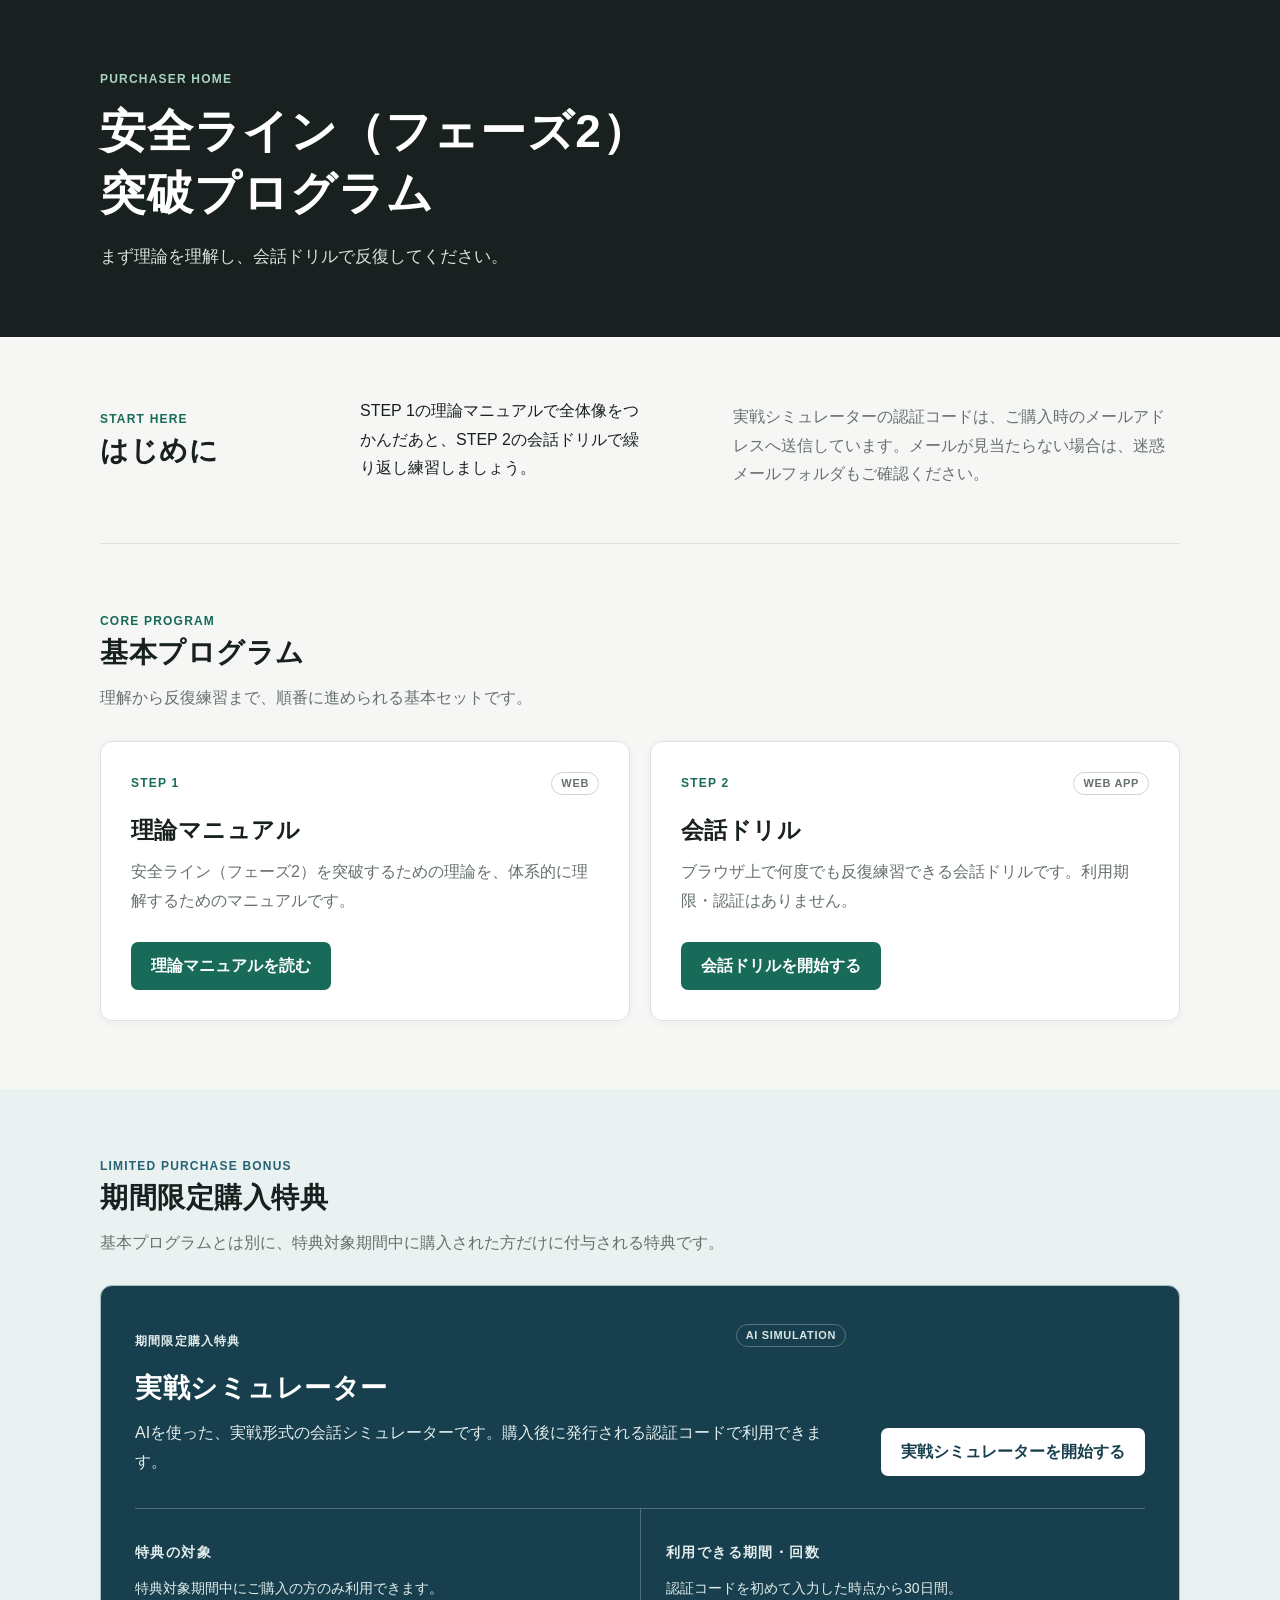
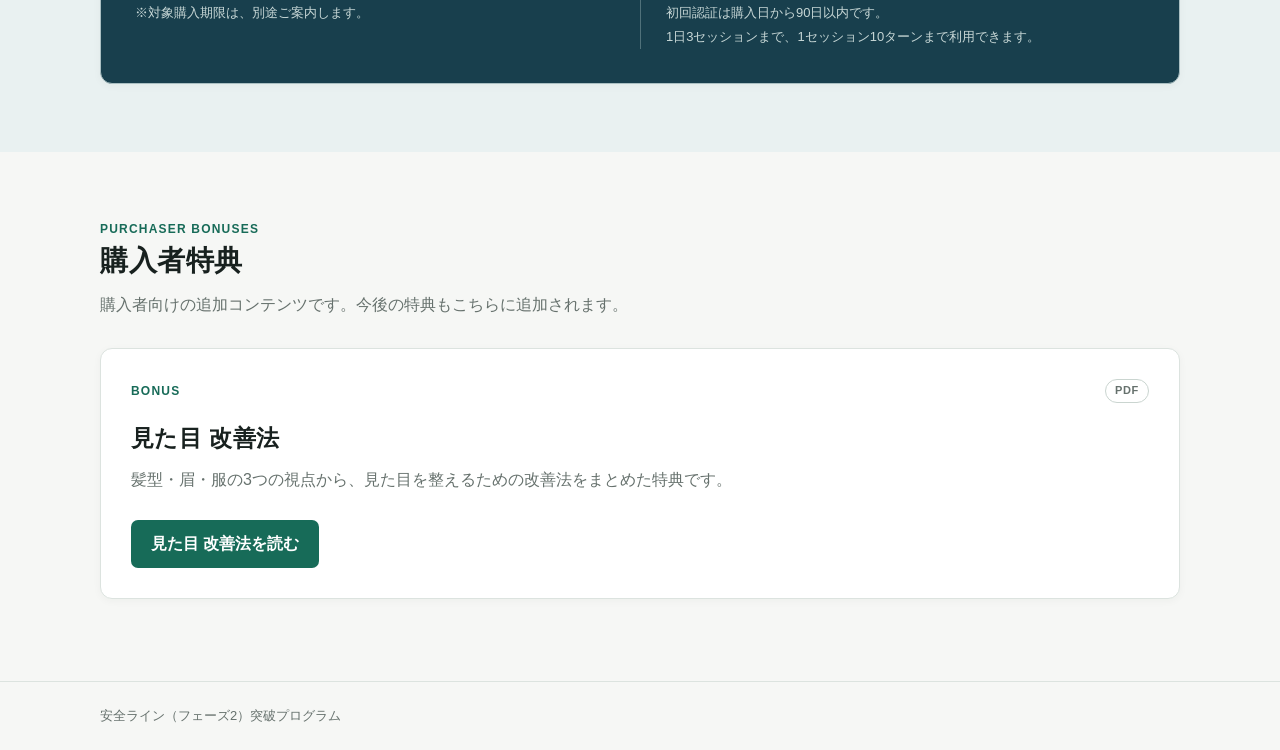
<file: program-home/index.html>
<!doctype html>
<html lang="ja">
  <head>
    <meta charset="UTF-8" />
    <meta name="viewport" content="width=device-width, initial-scale=1.0" />
    <meta name="description" content="安全ライン（フェーズ2）突破プログラム 購入者向け商品ホーム" />
    <title>安全ライン（フェーズ2）突破プログラム</title>
    <link rel="stylesheet" href="style.css" />
  </head>
  <body>
    <header class="site-header">
      <div class="container">
        <p class="eyebrow">PURCHASER HOME</p>
        <h1>安全ライン（フェーズ2）<br />突破プログラム</h1>
        <p class="header-lead">まず理論を理解し、会話ドリルで反復してください。</p>
      </div>
    </header>

    <main>
      <section class="container intro" aria-labelledby="start-title">
        <div>
          <p class="section-label">START HERE</p>
          <h2 id="start-title">はじめに</h2>
        </div>
        <p>STEP 1の理論マニュアルで全体像をつかんだあと、STEP 2の会話ドリルで繰り返し練習しましょう。</p>
        <p>実戦シミュレーターの認証コードは、ご購入時のメールアドレスへ送信しています。メールが見当たらない場合は、迷惑メールフォルダもご確認ください。</p>
      </section>

      <section class="container section" aria-labelledby="program-title">
        <div class="section-heading">
          <p class="section-label">CORE PROGRAM</p>
          <h2 id="program-title">基本プログラム</h2>
          <p>理解から反復練習まで、順番に進められる基本セットです。</p>
        </div>
        <div class="card-grid program-grid">
          <article class="card program-card">
            <div class="card-topline">
              <p class="step">STEP 1</p>
              <span class="format">WEB</span>
            </div>
            <h3>理論マニュアル</h3>
            <p>安全ライン（フェーズ2）を突破するための理論を、体系的に理解するためのマニュアルです。</p>
            <a class="button" href="materials/safety-manual.html" target="_blank" rel="noopener">理論マニュアルを読む</a>
          </article>
          <article class="card program-card">
            <div class="card-topline">
              <p class="step">STEP 2</p>
              <span class="format">WEB APP</span>
            </div>
            <h3>会話ドリル</h3>
            <p>ブラウザ上で何度でも反復練習できる会話ドリルです。利用期限・認証はありません。</p>
            <a class="button" href="drill/" target="_blank" rel="noopener">会話ドリルを開始する</a>
          </article>
        </div>
      </section>

      <section class="limited-section" aria-labelledby="limited-title">
        <div class="container">
          <div class="section-heading limited-heading">
            <p class="section-label">LIMITED PURCHASE BONUS</p>
            <h2 id="limited-title">期間限定購入特典</h2>
            <p>基本プログラムとは別に、特典対象期間中に購入された方だけに付与される特典です。</p>
          </div>
          <article class="card simulator-card">
            <div class="simulator-content">
              <div>
                <div class="card-topline">
                  <p class="bonus-badge">期間限定購入特典</p>
                  <span class="format">AI SIMULATION</span>
                </div>
                <h3>実戦シミュレーター</h3>
                <p>AIを使った、実戦形式の会話シミュレーターです。購入後に発行される認証コードで利用できます。</p>
              </div>
              <a class="button button-light" href="simulator/" target="_blank" rel="noopener">実戦シミュレーターを開始する</a>
            </div>
            <div class="deadline-notes" aria-label="利用条件">
              <div>
                <p class="note-label">特典の対象</p>
                <p>特典対象期間中にご購入の方のみ利用できます。<br /><span>※対象購入期限は、別途ご案内します。</span></p>
              </div>
              <div>
                <p class="note-label">利用できる期間・回数</p>
                <p>認証コードを初めて入力した時点から30日間。<br /><span>初回認証は購入日から90日以内です。</span><br /><span>1日3セッションまで、1セッション10ターンまで利用できます。</span></p>
              </div>
            </div>
          </article>
        </div>
      </section>

      <section class="container section bonus-section" aria-labelledby="bonus-title">
        <div class="section-heading">
          <p class="section-label">PURCHASER BONUSES</p>
          <h2 id="bonus-title">購入者特典</h2>
          <p>購入者向けの追加コンテンツです。今後の特典もこちらに追加されます。</p>
        </div>
        <div class="card-grid bonus-grid">
          <article class="card bonus-card">
            <div class="card-topline">
              <p class="step">BONUS</p>
              <span class="format">PDF</span>
            </div>
            <h3>見た目 改善法</h3>
            <p>髪型・眉・服の3つの視点から、見た目を整えるための改善法をまとめた特典です。</p>
            <a class="button button-secondary" href="materials/appearance-guide.html" target="_blank" rel="noopener">見た目 改善法を読む</a>
          </article>
        </div>
      </section>
    </main>

    <footer class="site-footer"><div class="container">安全ライン（フェーズ2）突破プログラム</div></footer>
  </body>
</html>
</file>
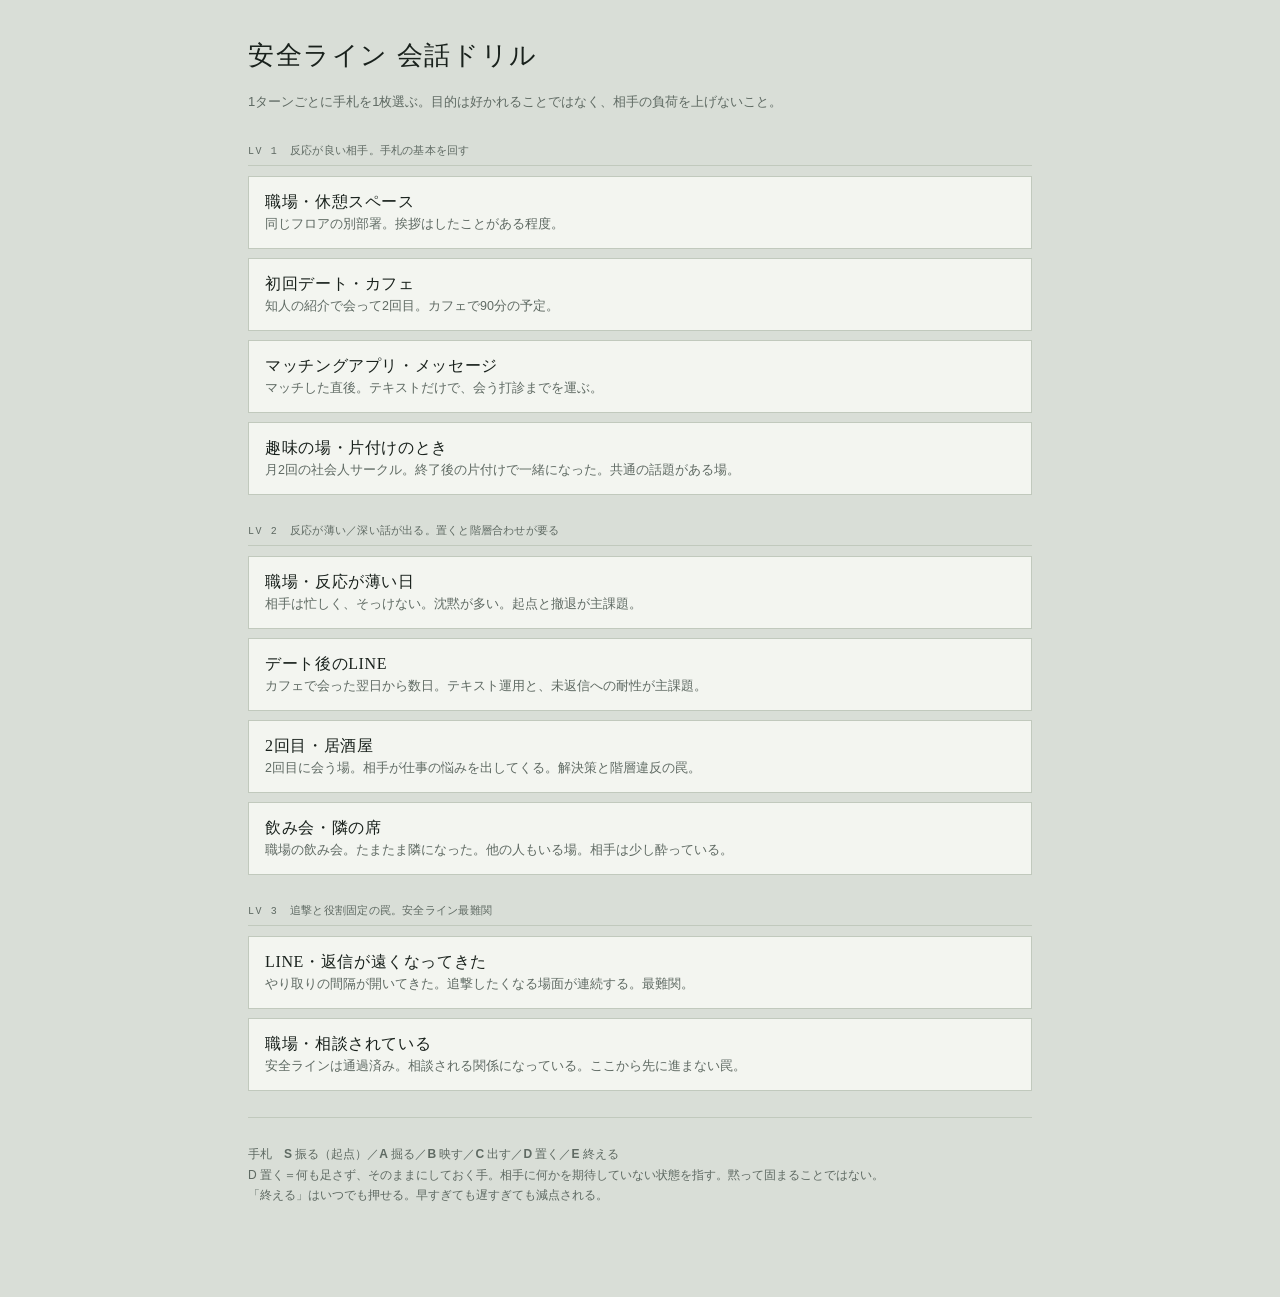
<file: program-home/drill/index.html>
<!DOCTYPE html>
<html lang="ja">
<head>
<meta charset="utf-8">
<meta name="viewport" content="width=device-width,initial-scale=1">
<title>安全ライン 会話ドリル</title>
<style>
  :root{
    --paper:#D9DED7; --card:#F3F5F0; --ink:#19211C; --muted:#5F6A63;
    --line:#C1C9BD; --good:#2E5C4E; --warn:#8A3D2C; --dim:#9AA398;
    --display:"Hiragino Mincho ProN","Yu Mincho","YuMincho","MS PMincho",serif;
    --body:"Hiragino Kaku Gothic ProN","Yu Gothic","YuGothic","Noto Sans JP",sans-serif;
    --mono:ui-monospace,"SF Mono",Menlo,Consolas,monospace;
  }
  *{box-sizing:border-box}
  html,body{margin:0;padding:0}
  body{
    background:var(--paper); color:var(--ink); font-family:var(--body);
    font-size:15px; line-height:1.7; -webkit-font-smoothing:antialiased;
  }
  .wrap{max-width:820px;margin:0 auto;padding:0 18px 80px}

  /* ---------- header / meter (signature) ---------- */
  header{
    position:sticky;top:0;z-index:10;background:var(--paper);
    border-bottom:1px solid var(--line);padding:12px 0 10px;margin-bottom:20px;
  }
  .hdr-row{display:flex;align-items:flex-end;gap:14px;flex-wrap:wrap}
  .scn-name{font-family:var(--display);font-size:15px;letter-spacing:.04em;flex:1;min-width:140px}
  .scn-name em{font-style:normal;color:var(--muted);font-size:11px;font-family:var(--mono);display:block;letter-spacing:.1em}
  .meter-box{flex:2;min-width:200px}
  .meter-lab{display:flex;justify-content:space-between;align-items:baseline;
    font-family:var(--mono);font-size:10px;letter-spacing:.14em;color:var(--muted);margin-bottom:4px}
  .meter-val{font-size:17px;color:var(--ink);font-variant-numeric:tabular-nums}
  .meter-val.hot{color:var(--warn)}
  .delta{font-size:11px;margin-left:6px;opacity:0;transition:opacity .3s}
  .delta.show{opacity:1}
  .delta.up{color:var(--warn)} .delta.dn{color:var(--good)}
  .meter{height:14px;background:transparent;display:flex;gap:2px}
  .seg{flex:1;background:#C8CFC5;transition:background .45s cubic-bezier(.2,.8,.3,1)}
  .seg.on{background:var(--good)}
  .seg.on.hot{background:var(--warn)}
  .ratio{font-family:var(--mono);font-size:10px;letter-spacing:.1em;color:var(--muted);margin-top:6px}
  .ratio b{color:var(--ink);font-weight:400}

  /* ---------- log ---------- */
  .log{margin-bottom:22px}
  .line{margin-bottom:14px;animation:fade .4s ease}
  @keyframes fade{from{opacity:0;transform:translateY(4px)}to{opacity:1;transform:none}}
  .who{font-family:var(--mono);font-size:10px;letter-spacing:.14em;color:var(--dim);margin-bottom:3px}
  .bubble{background:var(--card);border-left:2px solid var(--line);padding:9px 13px}
  .line.me .bubble{background:transparent;border-left:2px solid var(--ink)}
  .line.cue .bubble{background:transparent;border:none;border-top:1px dashed var(--line);
    border-bottom:1px dashed var(--line);padding:8px 0;color:var(--muted);font-family:var(--display);font-size:14px}
  .fb{font-size:12.5px;line-height:1.6;margin-top:6px;padding-left:13px;border-left:2px solid transparent;color:var(--muted)}
  .fb.g{color:var(--good)} .fb.b{color:var(--warn)}
  .fb .card-tag{font-family:var(--mono);font-size:10px;letter-spacing:.1em;
    border:1px solid currentColor;padding:0 4px;margin-right:6px}

  /* ---------- options ---------- */
  .prompt{font-family:var(--display);font-size:14px;color:var(--muted);margin:0 0 10px;letter-spacing:.03em}
  .opt{display:flex;gap:11px;width:100%;text-align:left;background:var(--card);
    border:1px solid var(--line);padding:12px 13px;margin-bottom:8px;cursor:pointer;
    font-family:inherit;font-size:14.5px;line-height:1.6;color:var(--ink);transition:border-color .15s,background .15s}
  .opt:hover{border-color:var(--ink);background:#EDF0E9}
  .opt:focus-visible{outline:2px solid var(--good);outline-offset:2px}
  .opt .k{font-family:var(--mono);font-size:11px;letter-spacing:.06em;color:var(--muted);
    border:1px solid var(--line);padding:1px 5px;height:fit-content;flex-shrink:0;margin-top:2px}
  .opt[disabled]{opacity:.38;cursor:not-allowed}
  .opt[disabled]:hover{border-color:var(--line);background:var(--card)}
  .locknote{font-family:var(--mono);font-size:10px;letter-spacing:.1em;color:var(--warn);margin:-2px 0 10px 0}

  .endbar{margin-top:18px;padding-top:14px;border-top:1px solid var(--line);
    display:flex;justify-content:space-between;align-items:center;gap:12px;flex-wrap:wrap}
  .endbtn{background:transparent;border:1px solid var(--ink);color:var(--ink);
    font-family:var(--body);font-size:13px;padding:8px 18px;cursor:pointer;letter-spacing:.06em}
  .endbtn:hover{background:var(--ink);color:var(--paper)}
  .endnote{font-size:11.5px;color:var(--muted);font-family:var(--mono);letter-spacing:.06em}

  /* ---------- select / result ---------- */
  h1{font-family:var(--display);font-size:26px;font-weight:400;letter-spacing:.06em;margin:34px 0 4px}
  .sub{color:var(--muted);font-size:13px;margin-bottom:28px}
  .grp{font-family:var(--mono);font-size:10px;letter-spacing:.16em;color:var(--muted);
    border-bottom:1px solid var(--line);padding-bottom:5px;margin:26px 0 10px}
  .grp span{letter-spacing:.02em;font-family:var(--body);font-size:11px}
  .pick{display:block;width:100%;text-align:left;background:var(--card);border:1px solid var(--line);
    padding:15px 16px;margin-bottom:9px;cursor:pointer;font-family:inherit;color:var(--ink)}
  .pick:hover{border-color:var(--ink)}
  .pick .t{font-family:var(--display);font-size:16px;letter-spacing:.04em}
  .pick .d{font-size:12.5px;color:var(--muted);margin-top:3px}
  .pick .lv{font-family:var(--mono);font-size:10px;letter-spacing:.14em;color:var(--muted)}

  .axis{margin-bottom:15px}
  .axis-h{display:flex;justify-content:space-between;align-items:baseline;font-size:13.5px;margin-bottom:4px}
  .axis-h span:last-child{font-family:var(--mono);font-variant-numeric:tabular-nums;font-size:13px}
  .axis-bar{height:6px;background:#C8CFC5}
  .axis-fill{height:100%;background:var(--good);transition:width .8s cubic-bezier(.2,.8,.3,1)}
  .axis-fill.low{background:var(--warn)}
  .axis-note{font-size:12px;color:var(--muted);margin-top:4px}
  .verdict{background:var(--card);border-left:2px solid var(--ink);padding:14px 16px;margin:20px 0;font-size:14px}
  .verdict b{font-family:var(--display);font-weight:400;font-size:16px;letter-spacing:.04em}
  hr{border:none;border-top:1px solid var(--line);margin:26px 0}
  .small{font-size:12px;color:var(--muted)}
  @media(max-width:560px){
    .hdr-row{gap:8px}.meter-box{flex:1 0 100%}.scn-name{flex:1 0 100%}
    h1{font-size:22px}
  }
  @media(prefers-reduced-motion:reduce){*{animation:none!important;transition:none!important}}
</style>
</head>
<body>
<div class="wrap" id="app"></div>

<script>
/* ============================================================
   安全ライン 会話ドリル / プロトタイプ
   分岐固定型・API不要
   採点軸: 2-1 手札 / 2-2 支持応答 / 2-3 開示階層 / 2-4 負荷 / 2-5 終了
   ============================================================ */

/* 手札
   S = 振る（起点）  A = 掘る  B = 映す  C = 出す  D = 置く（そのままにしておく／期待しない）  E = 終える
   s: {t:手札運用, u:支持応答, d:開示階層, l:負荷管理}  各 -2〜2
   ld: 負荷メーター増減                                                    */

const SCEN = [
{
 id:"w1", title:"職場・休憩スペース", lv:1,
 desc:"同じフロアの別部署。挨拶はしたことがある程度。",
 start:14, closeWin:[4,6], len:8,
 turns:[
  {cue:"休憩スペースで一緒になった。相手はコーヒーを淹れている。あなたから声をかける場面。",
   prompt:"最初の一手を選ぶ",
   opts:[
    {k:"S",t:"「あ、それ新しいやつですか」",lv:0,ld:-2,s:{t:2,u:1,d:1,l:2},
     fb:"正解。いま目の前にあるものから拾う起点。相手は答えるのが楽で、答えなくても成立する。",g:1,
     re:"「あ、そうです。先週から入れ替わったやつで」"},
    {k:"S",t:"「今日、外めちゃくちゃ暑かったですね」",lv:0,ld:0,s:{t:1,u:1,d:1,l:1},
     fb:"悪くない。ただし天気は共有文脈が薄く、相手に返す材料が少ない。場にあるものを拾うほうが強い。",g:0,
     re:"「ですね……もう外出たくないです」"},
    {k:"A",t:"「○○さんって、休憩いつも何時ごろ取るんですか」",lv:0,ld:14,s:{t:-1,u:0,d:-1,l:-2},
     fb:"行動パターンを聞く質問は、初手では監視の匂いが出る。相手は「なぜ知りたいのか」を処理させられる。",g:-1,
     re:"「え……特に決まってないですけど」"},
    {k:"C",t:"「いや〜今日ほんと忙しくて。朝から会議3本で参りましたよ」",lv:1,ld:10,s:{t:-1,u:-2,d:0,l:-1},
     fb:"受けも起点もなく自分の話から入っている。相手には聞く義務だけが発生する。",g:-1,
     re:"「あー……お疲れさまです」"}]},

  {npc:"「前より濃い気がするんですよね」",nlv:1,
   prompt:"手札を1枚だけ出す",
   opts:[
    {k:"B",t:"「へえ、濃くなったんですね」",lv:0,ld:-3,s:{t:2,u:2,d:1,l:1},
     fb:"映す。質問していないのに会話が前に進む。安全ラインで最も使用頻度が高い手。",g:1,
     re:"「そう。私は前のほうが好きだったかも」"},
    {k:"A",t:"「へえ。どっちが好きですか」",lv:0,ld:-2,s:{t:2,u:2,d:1,l:1},
     fb:"評価層の質問。相手が自分の感覚を話せるので負荷が低く温度が出る。",g:1,
     re:"「前のほうかな。薄いほうが何杯も飲めるので」"},
    {k:"A",t:"「誰が決めてるんですか？ 経費って部署持ちですか？」",lv:0,ld:12,s:{t:-2,u:0,d:0,l:-2},
     fb:"事実層の質問を2つ重ねている。1ターン1手の違反。尋問になる。",g:-1,
     re:"「……さあ、総務じゃないですかね」"},
    {k:"C",t:"「俺コーヒー詳しくて、豆から挽いてるんですよ。ミルも3種類あって」",lv:1,ld:13,s:{t:-1,u:-2,d:0,l:-1},
     fb:"話題を奪う転換応答。主語が自分に移り、相手は自分の話を切り上げさせられた。",g:-1,
     re:"「……へえ、すごいですね」"}]},

  {npc:"「薄いほうが何杯も飲めるので」",nlv:1,
   prompt:"手札を1枚だけ出す",
   opts:[
    {k:"C",t:"「わかります。気づくと4杯目とか行ってます」",lv:1,ld:-3,s:{t:2,u:1,d:2,l:1},
     fb:"短い自己開示。相手と同じ深さ（Lv1）で10秒以内。C はこのくらいの分量が上限。",g:1,
     re:"「(笑) 多いですよね。午後には手が震えてます」"},
    {k:"B",t:"「何杯も飲むタイプなんですね」",lv:0,ld:-1,s:{t:1,u:2,d:0,l:1},
     fb:"安全だが、B が続くと相手だけが話す形になる。ここは C を1枚使ってよい場面。",g:0,
     re:"「まあ、多いですね。午後には手が震えてます」"},
    {k:"C",t:"「俺、昔カフェでバイトしてて。そのとき店長がやたら豆にうるさい人で、毎朝ドリップの温度を──」",lv:1,ld:11,s:{t:-2,u:-2,d:0,l:-1},
     fb:"30秒ルール違反。前提と経緯から話し始めている。何が起きたか1文、どう感じたか1文で足りる。",g:-1,
     re:"「……あ、はい」"},
    {k:"A",t:"「一日何杯くらい飲むんですか」",lv:0,ld:4,s:{t:0,u:1,d:0,l:0},
     fb:"事実層に戻っている。この話題ではすでに1回使ったので、評価層か B に切り替えるところ。",g:0,
     re:"「んー、5杯とか？ 午後には手が震えてます」"}]},

  {npc:"「(笑) 午後には手が震えてます」",nlv:1,
   prompt:"手札を1枚だけ出す",
   opts:[
    {k:"C",t:"「俺も一時期やばくて、いまは午後だけデカフェにしてます」",lv:1,ld:-2,s:{t:2,u:1,d:2,l:1},
     fb:"同レベルの開示で、押し付けがましくない。解決策ではなく自分の対処を短く言うだけに留めているのが良い。",g:1,
     re:"「あ、デカフェか。考えたことなかったな」"},
    {k:"B",t:"「効きすぎるとそうなりますよね」",lv:0,ld:-1,s:{t:1,u:2,d:0,l:1},
     fb:"安全。ただし B が連続すると相手側の発話負担が偏る。",g:0,
     re:"「ほんとそれです」"},
    {k:"C",t:"「それ大丈夫ですか。身体壊しますよ。ちゃんと水も飲んだほうがいい」",lv:2,ld:16,s:{t:-1,u:-1,d:-1,l:-2},
     fb:"解決・正論の提示。相手は笑い話として出したのに、心配される責任を負わされる。感情負荷。",g:-1,
     re:"「……あ、はい。気をつけます」"},
    {k:"A",t:"「そんなに飲むって、仕事けっこう詰まってるんですか」",lv:0,ld:8,s:{t:-1,u:1,d:-1,l:-1},
     fb:"背景層への踏み込み。まだ関係が温まっていない段階で、説明責任を負わせている。",g:-1,
     re:"「まあ……普通ですけど」"}]},

  {cue:"3秒ほど沈黙が落ちた。",
   prompt:"沈黙が落ちたときの一手",
   opts:[
    {k:"S",t:"「そういえば、さっきの入れ替えって部署ごとなんですか」",lv:0,ld:-2,s:{t:2,u:2,d:1,l:1},
     fb:"既出の話題に戻す起点。文脈があるので相手が答えやすく、唐突さがない。",g:1,
     re:"「たしか総務がまとめて決めてるはずです」"},
    {k:"D",t:"（何も言わず、カップを片付ける）",lv:0,ld:-3,s:{t:2,u:1,d:0,l:2},
     fb:"沈黙を許容する。3秒の沈黙は事故ではない。埋めないほうが軽い場面は多い。",g:1,
     re:"「……(相手も静かにコーヒーを飲んでいる)」"},
    {k:"S",t:"「○○さんって、休みの日とか何してるんですか」",lv:0,ld:15,s:{t:-2,u:0,d:-2,l:-2},
     fb:"文脈のない私生活への転換。沈黙を埋めるためだけに深いほうへ飛んでいる。典型的な失点。",g:-1,
     re:"「え、休みですか……普通に寝てます」"},
    {k:"C",t:"「あ、なんか喋ること無くなっちゃいましたね（笑）」",lv:1,ld:12,s:{t:-2,u:-1,d:-1,l:-2},
     fb:"沈黙を話題化した瞬間、沈黙が問題になる。相手にフォロー義務が発生する。",g:-1,
     re:"「あ、いえ、そんなことは……」"}]},

  {npc:"「……あ、そろそろ戻らないと」",nlv:0,cut:1,
   prompt:"撤退シグナルが出た",
   opts:[
    {k:"E",t:"「了解です。じゃあまた」",lv:0,ld:-8,s:{t:2,u:1,d:1,l:2},end:1,
     fb:"正解。理由も聞かず、引き止めもせず、温度を平常に戻して終える。これが安全ラインの本体。",g:1,
     re:"「はい、また」"},
    {k:"C",t:"「あ、もうちょっとだけ。あと1個だけ聞きたくて」",lv:1,ld:26,s:{t:-2,u:-2,d:-1,l:-2},
     fb:"粘り。「あと1個だけ」は相手から断る手段を奪う言い方。社会的負荷が最大化する。",g:-1,
     re:"「え、あ……はい」"},
    {k:"A",t:"「戻る前に、今度ランチとか行きません？」",lv:2,ld:24,s:{t:-2,u:-1,d:-2,l:-2},
     fb:"終わり際に約束を取り付けようとしている。断りにくい場面で誘うのは、圧そのもの。",g:-1,
     re:"「……あー、また予定見てみますね」"},
    {k:"B",t:"「忙しそうですね、無理しないでくださいね」",lv:1,ld:9,s:{t:0,u:0,d:-1,l:-1},
     fb:"善意だが、去り際に気遣いを足すと相手は返礼する義務を持つ。短く切るほうが軽い。",g:0,
     re:"「あ、はい、ありがとうございます」"}]},

  {npc:"（相手はカップを流しに置いて、出口のほうを見ている）",nlv:0,cut:1,
   prompt:"まだ終えていない",
   opts:[
    {k:"E",t:"「あ、すみません、引き止めちゃって。じゃあ」",lv:0,ld:-4,s:{t:1,u:1,d:0,l:1},end:1,
     fb:"遅れたが撤退できた。ただし謝罪を足すと、相手に「大丈夫ですよ」を言わせることになる。「じゃあまた」だけで足りる。",g:0,
     re:"「いえ。じゃあ」"},
    {k:"A",t:"「あ、最後にひとつだけいいですか」",lv:1,ld:22,s:{t:-2,u:-1,d:-1,l:-2},
     fb:"相手はすでに2回、出口を示している。ここで止めるのは境界線の侵犯。",g:-1,
     re:"「……はい」"},
    {k:"D",t:"（黙って相手が出て行くのを待つ）",lv:0,ld:6,s:{t:0,u:0,d:0,l:0},
     fb:"追撃はしていないが、終了の主導権を相手に渡している。自分から終える練習にならない。",g:0,
     re:"「（会釈して出て行く）」"},
    {k:"C",t:"「今日は話せてよかったです。またこの時間いますね」",lv:2,ld:18,s:{t:-1,u:-1,d:-2,l:-2},
     fb:"「またこの時間いますね」は待ち伏せの予告として受け取られうる。好意の表明は安全ラインでは重い。",g:-1,
     re:"「……あ、はい」"}]},

  {npc:"（相手は出て行った）",nlv:0,cut:1,
   prompt:"会話は自然消滅した",
   opts:[
    {k:"E",t:"（終える）",lv:0,ld:0,s:{t:0,u:0,d:0,l:0},end:1,
     fb:"終了の主導権を持てなかった。会話全体の印象は終端に強く規定される。",g:-1,re:""}]}
 ]},

/* ---------------------------------------------------------- */
{
 id:"w2", title:"職場・反応が薄い日", lv:2,
 desc:"相手は忙しく、そっけない。沈黙が多い。起点と撤退が主課題。",
 start:26, closeWin:[3,5], len:7,
 turns:[
  {cue:"エレベーターホール。相手はスマホを見ている。二人きり。",
   prompt:"声をかけるか、かけないか",
   opts:[
    {k:"D",t:"（会釈だけして、話しかけない）",lv:0,ld:-6,s:{t:2,u:1,d:0,l:2},
     fb:"正解になりうる手。相手がスマホを見ているのは「いま話したくない」の合図。空間を共有するだけで安全は積み上がる。",g:1,
     re:"「（会釈を返す）」"},
    {k:"S",t:"「おつかれさまです」（それだけ）",lv:0,ld:-4,s:{t:2,u:1,d:1,l:2},
     fb:"最小限の起点。返事がなくても成立し、あっても成立する。逃げ道の両方が開いている。",g:1,
     re:"「おつかれさまです」（スマホから目を上げずに）"},
    {k:"S",t:"「あ、○○さん。今日は早いですね」",lv:0,ld:6,s:{t:0,u:1,d:0,l:0},
     fb:"悪くはないが、相手の行動に言及すると「見られている」感覚が出る。この難易度では減点。",g:0,
     re:"「……まあ、はい」"},
    {k:"S",t:"「何見てるんですか？」",lv:0,ld:20,s:{t:-2,u:0,d:-2,l:-2},
     fb:"スマホの中身は私的領域。距離を一段飛ばして侵入している。",g:-1,
     re:"「え、いや、別に……」"}]},

  {npc:"（相手は短く返して、またスマホに視線を戻した）",nlv:0,
   prompt:"反応が薄い",
   opts:[
    {k:"D",t:"（それ以上話しかけない）",lv:0,ld:-6,s:{t:2,u:1,d:0,l:2},
     fb:"引く。反応が薄いときに引ける男は、次の機会が残る。",g:1,
     re:"「（エレベーターが来る）」"},
    {k:"S",t:"「エレベーター遅いですね」",lv:0,ld:2,s:{t:1,u:1,d:0,l:0},
     fb:"場から拾う起点で圧は低いが、相手はすでに会話を閉じている。一度は許容範囲。",g:0,
     re:"「……ですね」"},
    {k:"A",t:"「今日って忙しいんですか？ なんか疲れてます？」",lv:1,ld:19,s:{t:-2,u:0,d:-2,l:-2},
     fb:"質問2連発かつ状態への言及。薄い反応に対して量で押している。最悪の反応。",g:-1,
     re:"「……別に普通です」"},
    {k:"C",t:"「俺も今日は朝から書類ずっとやってて、目が限界で」",lv:1,ld:14,s:{t:-1,u:-2,d:0,l:-1},
     fb:"反応が薄いときの自分語りは、聞く義務だけを増やす。",g:-1,
     re:"「……大変ですね」"}]},

  {cue:"エレベーターに乗った。上まで40秒ある。相手は無言。",
   prompt:"40秒をどう扱うか",
   opts:[
    {k:"D",t:"（無言で立っている）",lv:0,ld:-5,s:{t:2,u:1,d:0,l:2},
     fb:"無言のエレベーターは事故ではない。ここで平気でいられることが、そのまま「圧のない男」の実体。",g:1,
     re:"「（階数表示を見ている）」"},
    {k:"S",t:"「（相手が持っている書類を見て）それ、今日の会議のやつですか」",lv:0,ld:1,s:{t:1,u:1,d:1,l:0},
     fb:"場から拾えてはいる。ただし相手は明確に会話を閉じているので、この難易度では D が上。",g:0,
     re:"「あ、はい。これから説明で」"},
    {k:"C",t:"「なんか気まずいですね（笑）」",lv:1,ld:21,s:{t:-2,u:-1,d:-1,l:-2},
     fb:"沈黙を話題化した瞬間、相手に「気まずくないですよ」と言わせる義務が発生する。",g:-1,
     re:"「え、あ、そうですか……？」"},
    {k:"A",t:"「○○さんって何階でしたっけ」",lv:0,ld:7,s:{t:0,u:1,d:0,l:-1},
     fb:"沈黙を埋めるためだけの質問。答えても何も生まれず、負荷だけが乗る。",g:0,
     re:"「7階です」"}]},

  {npc:"（相手がふっと息をついて、少しだけこちらを見た）",nlv:1,
   prompt:"わずかに開いた",
   opts:[
    {k:"B",t:"「……なんか、朝からハードそうですね」",lv:1,ld:-3,s:{t:2,u:2,d:1,l:1},
     fb:"相手の様子を短く映しただけ。質問していないので答える義務がなく、それでも受け取ったことは伝わる。",g:1,
     re:"「もう朝から詰まってて。ほんと嫌になります」"},
    {k:"A",t:"「大丈夫ですか？」",lv:1,ld:5,s:{t:0,u:1,d:0,l:0},
     fb:"悪くないが、「大丈夫ですか」は「大丈夫です」しか返せない閉じた質問になりやすい。",g:0,
     re:"「あー、まあ、大丈夫です」"},
    {k:"C",t:"「わかりますよ。俺も先週まさに同じ状況で、上から急に振られて──」",lv:2,ld:15,s:{t:-1,u:-2,d:-1,l:-1},
     fb:"わずかに開いた瞬間を、自分の話で塞いだ。ここで奪うと二度と開かない。",g:-1,
     re:"「……そうなんですね」"},
    {k:"D",t:"（何も言わない）",lv:0,ld:3,s:{t:0,u:0,d:0,l:0},
     fb:"引きすぎ。相手がわずかに動いた瞬間は受ける場面。D は万能札ではない。",g:0,
     re:"「（また前を向いた）」"}]},

  {npc:"「ほんと嫌になります」",nlv:2,cut:1,
   prompt:"相手がLv2まで出してきた",
   opts:[
    {k:"B",t:"「そういう日ありますよね」",lv:1,ld:-4,s:{t:2,u:2,d:2,l:2},
     fb:"Lv2に対してLv1で受ける。解決も同情もせず、ただ在ることを認める。最も負荷が低い。",g:1,
     re:"「……ですね。あ、7階だ」"},
    {k:"C",t:"「俺も去年、それで本気で辞めようか悩んだ時期があって」",lv:3,ld:17,s:{t:-1,u:-1,d:-2,l:-1},
     fb:"相手Lv2に対してLv3を返している。開示階層の違反。相手は同じ深さで返す圧を受ける。",g:-1,
     re:"「……あ、そうなんですか」"},
    {k:"C",t:"「そういうときは一回タスク全部書き出すといいですよ」",lv:2,ld:13,s:{t:-1,u:-1,d:0,l:-2},
     fb:"解決策の提示。相手は愚痴を言っただけで、助言を求めていない。",g:-1,
     re:"「あー……はい」"},
    {k:"A",t:"「何がそんなに大変なんですか？」",lv:1,ld:9,s:{t:-1,u:1,d:-1,l:-1},
     fb:"背景層への深掘り。エレベーターの40秒で話せる話ではない。場に合っていない。",g:-1,
     re:"「いや、長くなるんで……」"}]},

  {npc:"「あ、7階だ」",nlv:0,cut:1,
   prompt:"降りる場面",
   opts:[
    {k:"E",t:"「じゃ、おつかれさまです」",lv:0,ld:-8,s:{t:2,u:1,d:1,l:2},end:1,
     fb:"正解。何も進展していないように見えるが、この日の目的は「疲れさせなかった」だけ。達成している。",g:1,
     re:"「おつかれさまです」"},
    {k:"C",t:"「また愚痴あったら聞きますよ」",lv:2,ld:20,s:{t:-1,u:-1,d:-2,l:-2},
     fb:"相談役ポジションへの立候補。安全ラインの居座りが始まる典型的な一言。",g:-1,
     re:"「……あ、はい、ありがとうございます」"},
    {k:"A",t:"「あ、7階なんですね。俺9階なんで、また会ったら」",lv:1,ld:11,s:{t:0,u:0,d:-1,l:-1},
     fb:"降り際に自分の情報を足している。相手はもう降りようとしている。",g:0,
     re:"「はい……」"},
    {k:"D",t:"（黙って見送る）",lv:0,ld:5,s:{t:0,u:0,d:0,l:0},
     fb:"追撃はないが、別れの挨拶がないのは不自然さとして残る。終了は自分から言葉で切る。",g:0,
     re:"「（降りていった）」"}]},

  {npc:"（相手は降りていった）",nlv:0,cut:1,
   prompt:"終わっている",
   opts:[
    {k:"E",t:"（終える）",lv:0,ld:0,s:{t:0,u:0,d:0,l:0},end:1,
     fb:"終了の主導権を持てなかった。",g:-1,re:""}]}
 ]},

/* ---------------------------------------------------------- */
{
 id:"d1", title:"初回デート・カフェ", lv:1,
 desc:"知人の紹介で会って2回目。カフェで90分の予定。",
 start:18, closeWin:[5,7], len:9,
 turns:[
  {cue:"席についた直後。注文はもう済んでいる。",
   prompt:"最初の一手",
   opts:[
    {k:"S",t:"「ここ、思ったより静かでよかったです」",lv:0,ld:-3,s:{t:2,u:1,d:1,l:2},
     fb:"場から拾う起点。評価を含んでいるので相手も評価で返せる。開始の負荷が最も低い形。",g:1,
     re:"「そうですね。私、うるさい店だと声出すの疲れちゃうので」"},
    {k:"S",t:"「今日は時間もらっちゃってすみません」",lv:0,ld:6,s:{t:0,u:0,d:0,l:-1},
     fb:"謝罪から入ると、相手は「いえいえ」から始めることになる。開始からフォロー役を渡している。",g:0,
     re:"「いえ、全然です」"},
    {k:"A",t:"「ここまでどうやって来ました？ 電車混んでました？」",lv:0,ld:8,s:{t:-1,u:1,d:0,l:-1},
     fb:"事実層の質問2連発。情報は取れるが相手に報酬が出ない。",g:0,
     re:"「電車です。まあ普通でした」"},
    {k:"C",t:"「いや、実は昨日から緊張しちゃって全然寝れなくて」",lv:3,ld:19,s:{t:-2,u:-1,d:-2,l:-2},
     fb:"初手でLv3の開示。相手はまだLv0。「緊張させている自分」という責任を渡している。",g:-1,
     re:"「あ……そうなんですか」"}]},

  {npc:"「うるさい店だと声出すの疲れちゃうんですよね」",nlv:1,
   prompt:"手札を1枚",
   opts:[
    {k:"B",t:"「声を張るの、地味に疲れますよね」",lv:1,ld:-3,s:{t:2,u:2,d:2,l:1},
     fb:"映す。同レベルで受けているので、相手は続きを話しやすい。",g:1,
     re:"「そうそう。だから居酒屋とか、正直あんまり得意じゃなくて」"},
    {k:"A",t:"「じゃあ普段はどういう店に行くんですか」",lv:0,ld:-1,s:{t:1,u:2,d:0,l:1},
     fb:"悪くない。ただし事実層寄り。「静かな店のどこが好きか」のほうが温度が出る。",g:0,
     re:"「んー、カフェとか。落ち着けるところが多いかな」"},
    {k:"C",t:"「俺は逆にうるさいほうが好きで、盛り上がってる感じが」",lv:1,ld:9,s:{t:-1,u:-1,d:1,l:-1},
     fb:"開始直後の逆張り。内容の問題ではなく、まだ相手の話が1往復もしていない段階で自分の色を出すのが早い。",g:-1,
     re:"「あ、そうなんですね」"},
    {k:"A",t:"「声、たしかに小さめですよね。よく聞き返されません？」",lv:1,ld:17,s:{t:-2,u:0,d:-2,l:-2},
     fb:"身体的特徴への言及。本人が気にしている可能性がある領域に、初回で踏み込んでいる。",g:-1,
     re:"「……あ、まあ、たまに」"}]},

  {npc:"「居酒屋とか、正直あんまり得意じゃなくて」",nlv:2,
   prompt:"相手がLv2を出した",
   opts:[
    {k:"C",t:"「わかります。俺も人数多いと、途中から聞き役になってます」",lv:2,ld:-4,s:{t:2,u:1,d:2,l:2},
     fb:"相手Lv2に自分Lv2。階層が一致していて、しかも短い。理想的な自己開示。",g:1,
     re:"「あー、それある。気づいたら相槌だけになってるんですよね」"},
    {k:"B",t:"「得意じゃないんですね」",lv:0,ld:2,s:{t:1,u:2,d:-1,l:1},
     fb:"映してはいるが、相手がLv2を出したのにLv0で返している。壁がある人という印象になる。開示は少なければ安全ではない。",g:0,
     re:"「……まあ、はい」"},
    {k:"C",t:"「俺、大人数がずっと苦手で。学生のときからそれで浮いてて、いまだに飲み会の前は憂鬱で」",lv:3,ld:16,s:{t:-1,u:-1,d:-2,l:-1},
     fb:"Lv2に対してLv3。しかも長い。相手は同じ深さで返す義務を感じる。",g:-1,
     re:"「……そうなんですね」"},
    {k:"A",t:"「なんで苦手なんですか？」",lv:1,ld:12,s:{t:-1,u:1,d:-2,l:-2},
     fb:"背景層。苦手なことの理由を説明させるのは、初回では負荷が高い。",g:-1,
     re:"「んー……なんでだろう。うまく言えないですけど」"}]},

  {npc:"「気づいたら相槌だけになってるんですよね」",nlv:2,
   prompt:"手札を1枚",
   opts:[
    {k:"A",t:"「逆に、何人くらいまでなら喋れます？」",lv:1,ld:-2,s:{t:2,u:2,d:1,l:1},
     fb:"評価層に近い質問。相手が自分の感覚を言語化でき、しかも軽い。",g:1,
     re:"「3人くらいまでかな。4人超えると分裂しません？」"},
    {k:"B",t:"「相槌マシーンになるやつですね」",lv:1,ld:-3,s:{t:2,u:2,d:1,l:2},
     fb:"映す＋軽い言い換え。笑いが生まれる余地があり、負荷はゼロ。",g:1,
     re:"「(笑) それです。完全にそれ」"},
    {k:"C",t:"「俺はそういうとき、あえて隣の人だけと話すようにしてます」",lv:2,ld:7,s:{t:0,u:-1,d:1,l:0},
     fb:"助言に寄っている。相手は困っていると言っていない。共感の場面で解決を出すと温度が下がる。",g:0,
     re:"「あー、なるほど」"},
    {k:"A",t:"「それ、けっこうしんどくないですか？ 我慢してるってことですよね」",lv:2,ld:14,s:{t:-2,u:0,d:-2,l:-2},
     fb:"相手の発言を勝手に「我慢」と解釈して、感情を代弁している。踏み込みすぎ。",g:-1,
     re:"「いや、そこまでじゃないですけど……」"}]},

  {npc:"「4人超えると分裂しません？」",nlv:1,
   prompt:"手札を1枚",
   opts:[
    {k:"C",t:"「します。しかも自分がいるほうが静かなほうなんですよね」",lv:2,ld:-3,s:{t:2,u:1,d:2,l:1},
     fb:"同意＋短い自己開示。笑える形で自分を出せている。C の理想形。",g:1,
     re:"「(笑) わかる。それでたまに二つの会話を行き来したりして」"},
    {k:"B",t:"「分裂しますね、あれ」",lv:1,ld:-2,s:{t:2,u:2,d:1,l:1},
     fb:"軽く映す。ここまで B の比率が高い場合は C を出す番。",g:1,
     re:"「そうそう。それでたまに両方に相槌打ってたり」"},
    {k:"A",t:"「そういう飲み会って、月どれくらいあるんですか」",lv:0,ld:6,s:{t:-1,u:1,d:0,l:0},
     fb:"温度が出ている流れを、事実確認で冷やしている。",g:0,
     re:"「んー、月1くらいですかね」"},
    {k:"C",t:"「そういう場って結局、話す人と聞く人で役割が固定されるんですよ。社会心理学的にも──」",lv:2,ld:15,s:{t:-2,u:-2,d:0,l:-1},
     fb:"一般論への昇格。相手の具体的な話を、自分が語るための材料にしている。マウントとして受け取られる。",g:-1,
     re:"「……はあ、なるほど」"}]},

  {npc:"「(笑) それでたまに両方に相槌打ってたり」",nlv:1,tag:"peak",
   prompt:"会話が一番あたたまっている",
   opts:[
    {k:"E",t:"「あ、そろそろ1時間ですね。今日はこのへんで。ありがとうございました」",lv:0,ld:-10,s:{t:2,u:1,d:1,l:2},end:1,
     fb:"正解。盛り上がりのピークの少し手前で、自分から終える。会話全体の印象は終端に規定される。",g:1,
     re:"「あ、ほんとだ。楽しかったです」"},
    {k:"B",t:"「器用ですね、それ」",lv:1,ld:-2,s:{t:2,u:2,d:1,l:1},
     fb:"会話としては良い一手。ただし、ここが終わり時でもあった。もう1〜2往復までなら許容範囲。",g:1,
     re:"「いや、だいたい両方から不審がられます(笑)」"},
    {k:"A",t:"「じゃあ次は、静かなとこでご飯でも行きます？」",lv:2,ld:16,s:{t:-1,u:-1,d:-1,l:-2},
     fb:"次の約束を、盛り上がっている最中に取りに行っている。安全ラインの課題ではなく候補ラインの手。順序違反。",g:-1,
     re:"「あ、えっと……そうですね、また」"},
    {k:"C",t:"「なんか、こんなに話しやすい人ひさしぶりです」",lv:3,ld:18,s:{t:-1,u:-1,d:-2,l:-2},
     fb:"好意の表明。相手は返答の責任を負う。ここまで積んだ低負荷を一手で消す。",g:-1,
     re:"「あ……ありがとうございます」"}]},

  {npc:"「いや、だいたい両方から不審がられます(笑)」",nlv:1,
   prompt:"まだ続けるか",
   opts:[
    {k:"E",t:"「(笑) じゃあ、そろそろ行きますか。ありがとうございました」",lv:0,ld:-7,s:{t:2,u:1,d:1,l:2},end:1,
     fb:"許容範囲内の終了。笑いの直後に切っているので後味が良い。",g:1,
     re:"「はい、ありがとうございました」"},
    {k:"C",t:"「不審者じゃないですか(笑)」",lv:1,ld:1,s:{t:1,u:1,d:1,l:0},
     fb:"軽い返し。ただし話題はすでに一周している。ここから先は下り坂に入る。",g:0,
     re:"「ひどい(笑) ……あ、コーヒーもうなくなっちゃった」"},
    {k:"A",t:"「他にどんなときに不審がられます？」",lv:1,ld:10,s:{t:-1,u:1,d:0,l:-1},
     fb:"燃え尽きた話題を引き延ばそうとしている。相手が探す作業を負う。",g:-1,
     re:"「え、うーん……なんだろう」"},
    {k:"C",t:"「ちなみに俺、こういう場だとだいたい変な人だと思われてて」",lv:2,ld:8,s:{t:-1,u:-1,d:1,l:-1},
     fb:"自虐の持ち込み。相手に「そんなことないですよ」を言わせる義務が発生する。",g:-1,
     re:"「え、そうですか？」"}]},

  {npc:"「あ、コーヒーもうなくなっちゃった」",nlv:0,cut:1,
   prompt:"終わりの合図",
   opts:[
    {k:"E",t:"「じゃあ出ましょうか。ありがとうございました」",lv:0,ld:-5,s:{t:2,u:1,d:1,l:2},end:1,
     fb:"やや遅いが、相手の合図を拾って自分から切れた。",g:1,
     re:"「はい、ありがとうございました」"},
    {k:"A",t:"「もう一杯頼みます？」",lv:1,ld:18,s:{t:-2,u:-1,d:-1,l:-2},
     fb:"相手は終わりの合図を出している。延長の提案は、断る責任を相手に押し付ける。",g:-1,
     re:"「あ、うーん……どうしよう」"},
    {k:"C",t:"「まだ時間大丈夫ですか？」",lv:1,ld:13,s:{t:-1,u:0,d:-1,l:-2},
     fb:"「大丈夫」としか答えられない質問。合図を無視している。",g:-1,
     re:"「まあ、はい……」"},
    {k:"D",t:"（黙って様子を見る）",lv:0,ld:7,s:{t:0,u:0,d:0,l:0},
     fb:"合図が出ているのに動かないのは、置いているのではなく止まっている。ここは E 終える。",g:0,
     re:"「……(バッグを引き寄せている)」"}]},

  {npc:"（相手が席を立った）",nlv:0,cut:1,
   prompt:"終わっている",
   opts:[
    {k:"E",t:"（終える）",lv:0,ld:0,s:{t:0,u:0,d:0,l:0},end:1,
     fb:"終了を相手に委ねた。最後の30秒が全体の印象を決める。",g:-1,re:""}]}
 ]},

/* ---------------------------------------------------------- */
{
 id:"t1", title:"デート後のLINE", lv:2,
 desc:"カフェで会った翌日から数日。テキスト運用と、未返信への耐性が主課題。",
 start:20, closeWin:[3,5], len:7,
 turns:[
  {cue:"別れた当日の夜21時。最初のメッセージを送る場面。",
   prompt:"1通目を選ぶ",
   opts:[
    {k:"S",t:"「今日はありがとうございました。静かな店、正解でしたね」",lv:0,ld:-4,s:{t:2,u:1,d:1,l:2},
     fb:"短い。質問がない。返しても返さなくても成立する。1通目の理想形。",g:1,
     re:"「こちらこそありがとうございました！ ほんと落ち着けました」"},
    {k:"S",t:"「今日はありがとうございました」",lv:0,ld:-2,s:{t:2,u:1,d:0,l:2},
     fb:"問題ないが、相手が返す材料がゼロなので「いえいえ」で終わる。一言だけ足すと続く余地が残る。",g:1,
     re:"「こちらこそです！」"},
    {k:"C",t:"「今日はありがとうございました！ すごく楽しくて、あっという間でした。○○さんの話し方がすごく落ち着いてて、こっちまでリラックスできました。またぜひお会いしたいです。次は静かな和食のお店とか探しておきますね」",lv:3,ld:24,s:{t:-2,u:-1,d:-2,l:-2},
     fb:"長文・褒め・好意・次回の約束が全部入っている。相手は同じ熱量で返す義務を負う。1通目でやってはいけないことの見本。",g:-1,
     re:"「ありがとうございます😊」"},
    {k:"A",t:"「今日はありがとうございました！ 無事に帰れました？ あと今度いつ空いてますか？」",lv:1,ld:19,s:{t:-2,u:0,d:-1,l:-2},
     fb:"1通に質問2つ。しかも片方は予定の確定。§3の「質問は1通1つまで」違反。",g:-1,
     re:"「帰れました！ 予定はまた確認しますね」"}]},

  {npc:"（相手から短い返信が来た）",nlv:1,
   prompt:"2通目",
   opts:[
    {k:"B",t:"「よかったです。ではまた」",lv:0,ld:-5,s:{t:2,u:1,d:1,l:2},
     fb:"自分から気持ちよく閉じている。テキストでも終了の主導権を持つ。",g:1,
     re:"「はい、また！」"},
    {k:"C",t:"「また相槌マシーンにならない店を探しときます」",lv:1,ld:-3,s:{t:2,u:1,d:2,l:1},
     fb:"当日の話題を1つ拾った軽い返し。短く、質問がなく、笑える。",g:1,
     re:"「(笑) お願いします」"},
    {k:"A",t:"「よかったです！ ちなみに普段って何時ごろ寝てるんですか？」",lv:1,ld:14,s:{t:-2,u:0,d:-2,l:-2},
     fb:"生活時間を聞くのは、連絡していい時間帯を探る質問として受け取られる。重い。",g:-1,
     re:"「んー、日によりますね」"},
    {k:"C",t:"「実は昨日あんまり寝れなくて。緊張してたみたいです」",lv:3,ld:17,s:{t:-1,u:-1,d:-2,l:-1},
     fb:"相手Lv1にLv3。テキストは対面より階層違反が目立つ。文字は消えずに残る。",g:-1,
     re:"「そうだったんですね😅」"}]},

  {cue:"3日後。相手からの連絡はない。",
   prompt:"3日目の判断",
   opts:[
    {k:"D",t:"（何もしない）",lv:0,ld:-6,s:{t:2,u:1,d:0,l:2},
     fb:"正解。3日は空白ではない。安全ラインの段階で用事のない連絡は週1〜2回で足りる。",g:1,
     re:"「（そのまま数日が過ぎる）」"},
    {k:"S",t:"「（見かけた店の写真）ここ静かそうでした」",lv:0,ld:2,s:{t:1,u:1,d:1,l:0},
     fb:"質問がなく短いので圧は低い。ただし3日は待つ側にとって短い。急ぐ理由がない。",g:0,
     re:"「あ、いいですね！」"},
    {k:"C",t:"「この前は楽しかったです。○○さんは元気ですか？」",lv:1,ld:15,s:{t:-1,u:0,d:-1,l:-2},
     fb:"3日で安否確認は、間が持たないことの表明になる。相手は返信ペースを責められていると感じる。",g:-1,
     re:"「元気ですよ〜」"},
    {k:"A",t:"「あれ、届いてないですかね？」",lv:1,ld:26,s:{t:-2,u:-1,d:-1,l:-2},
     fb:"未返信への追撃。§3の絶対ルール違反。相手から逃げ場を奪う。",g:-1,
     re:"「あ、すみません見てました」"}]},

  {cue:"さらに5日。合計8日、連絡がない。",
   prompt:"8日目の判断",
   opts:[
    {k:"S",t:"「（軽い話題を1通だけ）そういえばこの前の店、平日の夜は空いてるらしいです」",lv:0,ld:-3,s:{t:2,u:1,d:1,l:2},
     fb:"1週間空いてからの軽い1通。§3のルール通り。これで反応がなければ、そこで終了する。",g:1,
     re:"「へえ！ 教えてくれてありがとうございます」"},
    {k:"D",t:"（何もしない）",lv:0,ld:0,s:{t:1,u:1,d:0,l:2},
     fb:"追撃はしていない。ただし1週間経てば軽い1通は許容範囲。引きすぎも訓練にはならない。",g:0,
     re:"「（連絡はないまま）」"},
    {k:"C",t:"「忙しそうですね。無理しないでくださいね。返信いつでも大丈夫なので」",lv:2,ld:23,s:{t:-2,u:-1,d:-2,l:-2},
     fb:"「返信いつでも大丈夫」は最も重い追撃。返信を待っていることの明示であり、相手に罪悪感を渡す。",g:-1,
     re:"「すみません、ありがとうございます」"},
    {k:"C",t:"「もし迷惑だったら言ってください。もう連絡しないので」",lv:3,ld:30,s:{t:-2,u:-2,d:-2,l:-2},
     fb:"撤退の宣言も追撃の一種。相手に「そんなことないです」を言わせるための一手として機能する。",g:-1,
     re:"「え、いえ、そんなことは……」"}]},

  {npc:"（数日後、相手から「来週なら少し時間あります」と来た）",nlv:1,cut:1,
   prompt:"返信",
   opts:[
    {k:"B",t:"「了解です。じゃあ来週で」",lv:0,ld:-4,s:{t:2,u:1,d:1,l:2},end:1,
     fb:"相手の長さに合わせ、質問を足さず、確定だけする。テキストの理想。",g:1,
     re:"「はい！ また日程送りますね」"},
    {k:"C",t:"「ありがとうございます！ 何曜日がいいですか？ 何時ごろから空いてます？ 場所どのへんがいいですか？」",lv:1,ld:18,s:{t:-2,u:0,d:-1,l:-2},
     fb:"質問3連発。決めるコストを全部相手に渡している。",g:-1,
     re:"「えっと……ちょっと確認しますね」"},
    {k:"C",t:"「よかった、連絡来ないから嫌われたかと思ってました」",lv:3,ld:25,s:{t:-2,u:-1,d:-2,l:-2},
     fb:"待っていたことの表明。相手に説明と謝罪の義務を渡す。ここまで耐えた意味を消す一手。",g:-1,
     re:"「あ、すみません……忙しくて」"},
    {k:"A",t:"「了解です。火曜か木曜の夜ならこちらは空いてます」",lv:0,ld:-2,s:{t:2,u:1,d:1,l:1},end:1,
     fb:"選択肢を絞って渡している。相手の決定コストが低い。安全ラインとしては十分。",g:1,
     re:"「じゃあ木曜で！」"}]},

  {npc:"（やり取りは落ち着いた）",nlv:0,cut:1,
   prompt:"ここで閉じるか",
   opts:[
    {k:"E",t:"「では木曜に。よろしくお願いします」",lv:0,ld:-5,s:{t:2,u:1,d:1,l:2},end:1,
     fb:"自分から閉じている。用件が終わったら伸ばさない。",g:1,re:"「よろしくお願いします」"},
    {k:"C",t:"「楽しみにしてます！」",lv:2,ld:9,s:{t:0,u:0,d:-1,l:-1},
     fb:"悪くはないが、期待の表明は相手に「期待に応える」責任を少し渡す。安全ラインでは省いてよい。",g:0,
     re:"「はい〜」"},
    {k:"A",t:"「ちなみに木曜って、何時ごろまで大丈夫そうですか？」",lv:1,ld:11,s:{t:-1,u:0,d:-1,l:-1},
     fb:"決まった直後に詰める必要はない。当日でよい。",g:-1,
     re:"「うーん、まだわからないです」"},
    {k:"D",t:"（返信しない）",lv:0,ld:8,s:{t:0,u:0,d:0,l:-1},
     fb:"日程が決まった直後の無反応は、テキストでは冷たさとして残る。対面の沈黙は共有されるが、テキストの沈黙は片方にしか見えない。",g:0,
     re:"「（既読のまま）」"}]},

  {npc:"（やり取りが途切れた）",nlv:0,cut:1,
   prompt:"終わっている",
   opts:[
    {k:"E",t:"（終える）",lv:0,ld:0,s:{t:0,u:0,d:0,l:0},end:1,
     fb:"閉じ方を自分で決められなかった。",g:-1,re:""}]}
 ]},
/* ---------------------------------------------------------- */
{
 id:"m1", title:"マッチングアプリ・メッセージ", lv:1,
 desc:"マッチした直後。テキストだけで、会う打診までを運ぶ。",
 start:22, closeWin:[5,7], len:7,
 turns:[
  {cue:"マッチが成立した。1通目を送る場面。プロフィールには京都で撮った写真がある。",
   prompt:"1通目",
   opts:[
    {k:"S",t:"「はじめまして。写真の京都、雰囲気よかったです」",lv:0,ld:-4,s:{t:2,u:1,d:1,l:2},
     fb:"プロフィールの具体を1点だけ拾っている。質問がないので返しやすく、返さなくても失礼にならない。",g:1,
     re:"「ありがとうございます！ あれ嵐山で撮ったやつです」"},
    {k:"S",t:"「はじめまして。マッチありがとうございます」",lv:0,ld:-1,s:{t:1,u:1,d:0,l:2},
     fb:"問題はないが、相手が返す材料がゼロ。定型文は「誰にでも送っている」ようにも見える。",g:0,
     re:"「こちらこそありがとうございます」"},
    {k:"A",t:"「はじめまして！ お仕事は何されてるんですか？ 休みの日は何してますか？」",lv:0,ld:16,s:{t:-2,u:0,d:-1,l:-2},
     fb:"1通目で質問2つ、しかも片方は丸投げ。相手は答えを探す作業を負う。",g:-1,
     re:"「事務です。休みは寝てることが多いですね」"},
    {k:"C",t:"「はじめまして！ ○○といいます。都内で働いてて、趣味はカメラと映画で、最近は登山も始めました。写真の京都、実は僕も好きで年に何回か行ってて──」",lv:1,ld:19,s:{t:-2,u:-2,d:-1,l:-1},
     fb:"1通目の長文自己紹介。読む負荷が高く、同じ量で返す圧が発生する。",g:-1,
     re:"「そうなんですね！ よろしくお願いします」"}]},

  {npc:"「あれ嵐山で撮ったやつです」",nlv:0,
   prompt:"2通目",
   opts:[
    {k:"A",t:"「嵐山いいですね。どのへんが良かったですか」",lv:0,ld:-3,s:{t:2,u:2,d:1,l:1},
     fb:"評価層の質問1つ。相手が自分の感覚を話せるので、返信の負荷が低い。",g:1,
     re:"「朝早く行ったら人がいなくて、竹林が貸切みたいだったんです」"},
    {k:"B",t:"「嵐山だったんですね」",lv:0,ld:1,s:{t:1,u:2,d:0,l:1},
     fb:"テキストでは B 単独だと薄すぎる。対面と違って相槌の温度が乗らないため、一言足すところ。",g:0,
     re:"「はい、朝に行ったので空いてました」"},
    {k:"A",t:"「よく旅行行くんですか？ 一人ですか？」",lv:0,ld:15,s:{t:-2,u:0,d:-2,l:-2},
     fb:"質問2つ、うち片方は同行者の確認。初期の詮索は警戒に直結する。",g:-1,
     re:"「まあ、たまに行きます」"},
    {k:"C",t:"「僕も京都好きで、去年3回行きました。嵐山も行ったし、あと伏見稲荷と、あと──」",lv:1,ld:12,s:{t:-1,u:-2,d:0,l:-1},
     fb:"相手の写真の話を、自分の旅行歴に変換している。転換応答。",g:-1,
     re:"「詳しいんですね」"}]},

  {npc:"「朝早く行ったら人がいなくて、竹林が貸切みたいだったんです」",nlv:1,
   prompt:"3通目",
   opts:[
    {k:"C",t:"「それは羨ましいです。自分は昼に行って人の多さに負けました」",lv:1,ld:-3,s:{t:2,u:1,d:2,l:1},
     fb:"短い自己開示。同レベルで、笑える形。テキストの C はこの長さが上限。",g:1,
     re:"「(笑) 昼はもう無理ですよね。○○さんも行かれるんですね」"},
    {k:"B",t:"「朝の嵐山、静かなんですね」",lv:0,ld:-2,s:{t:2,u:2,d:0,l:1},
     fb:"映す。ここまで質問が続いたので、質問を挟まない手は正解。",g:1,
     re:"「そうなんです。○○さんも京都行かれます？」"},
    {k:"A",t:"「何時ごろ行ったんですか？ 泊まりでしたか？」",lv:0,ld:11,s:{t:-2,u:0,d:-1,l:-2},
     fb:"事実層の詰め。この話題ではすでに1回使っている。",g:-1,
     re:"「朝の7時くらいですかね」"},
    {k:"C",t:"「いいですね！ 一緒に行きたいくらいです」",lv:2,ld:17,s:{t:-1,u:-1,d:-2,l:-2},
     fb:"3通目で二人の未来を出している。相手は反応の責任を負う。早すぎる。",g:-1,
     re:"「あはは、そうですね〜」"}]},

  {npc:"「○○さんも京都行かれますか？」",nlv:1,
   prompt:"相手から質問が来た",
   opts:[
    {k:"C",t:"「たまに行きます。ただ計画が雑で、いつも歩きすぎて後悔してます」",lv:1,ld:-4,s:{t:2,u:1,d:2,l:2},
     fb:"答えてから、軽く自分を出している。質問を返していないが、相手が続けやすい余白がある。",g:1,
     re:"「わかります(笑) 私も歩数見て毎回びっくりします」"},
    {k:"A",t:"「あんまり行かないですね。○○さんはよく行くんですか？」",lv:0,ld:8,s:{t:-1,u:1,d:-1,l:-1},
     fb:"質問に短く答えて、すぐ質問で返している。相手からすると、聞いたのに何も返ってきていない。",g:-1,
     re:"「まあ、年1くらいですかね」"},
    {k:"C",t:"「行きます！ 実は学生の頃から京都が好きで、初めて行ったのが大学2年のときで、そのときに──」",lv:1,ld:14,s:{t:-2,u:-2,d:0,l:-1},
     fb:"聞かれたことに対して量で返している。テキストの長文は逃げ場がない。",g:-1,
     re:"「そうなんですね！」"},
    {k:"B",t:"「京都いいですよね」",lv:0,ld:9,s:{t:-1,u:0,d:-2,l:-1},
     fb:"質問に答えていない。相手がLv1を出しているのにLv0で返すと、壁として受け取られる。",g:-1,
     re:"「……ですね」"}]},

  {cue:"やり取りは4往復。会話は成立している。",
   prompt:"ここでどうするか",
   opts:[
    {k:"S",t:"「よかったら今度、30分くらいお茶しませんか。合わなければすぐ解散で大丈夫です」",lv:1,ld:-5,s:{t:2,u:1,d:1,l:2},
     fb:"短く・軽く・逃げ道つき。断りやすい形になっているので、断られても関係が残る。",g:1,
     re:"「いいですね。来週なら空いてる日あります」"},
    {k:"D",t:"（今日はここで止めて、続きは後日）",lv:0,ld:-2,s:{t:1,u:1,d:0,l:2},
     fb:"急ぐ必要はない。ただしテキストのやり取りだけが長引くと、会う前に燃え尽きることも多い。",g:0,
     re:"「はい、また！」"},
    {k:"S",t:"「よかったら今度ごはん行きませんか」",lv:1,ld:9,s:{t:0,u:0,d:0,l:-1},
     fb:"時間が無限で、目的が重く、逃げ道がない。同じ誘いでも承諾の負荷が数段上がる。",g:0,
     re:"「あー、そうですね。予定見てみます」"},
    {k:"C",t:"「なんかすごく話しやすいです。こんなに続く人はじめてかもしれません」",lv:3,ld:21,s:{t:-2,u:-1,d:-2,l:-2},
     fb:"4往復での好意表明。相手は同じ熱量で返すか、避けるかの二択を迫られる。",g:-1,
     re:"「ありがとうございます😊」"}]},

  {npc:"「来週なら空いてる日あります」",nlv:1,cut:1,
   prompt:"返信",
   opts:[
    {k:"A",t:"「ありがとうございます。火曜か木曜の夕方なら空いてます」",lv:0,ld:-4,s:{t:2,u:1,d:1,l:2},end:1,
     fb:"二択に絞って渡している。相手の決定コストが最も低い形。",g:1,
     re:"「じゃあ木曜で！」"},
    {k:"B",t:"「了解です。では来週で」",lv:0,ld:-2,s:{t:2,u:1,d:1,l:2},end:1,
     fb:"短く受けている。ただし日程の具体がゼロだと、決める作業が相手に残る。",g:1,
     re:"「はい、また連絡しますね」"},
    {k:"A",t:"「ありがとうございます！ 何曜日がいいですか？ 何時から空いてます？ 場所どのへんがいいですか？」",lv:1,ld:18,s:{t:-2,u:0,d:-1,l:-2},
     fb:"質問3連発。決めるコストを全部相手に渡している。",g:-1,
     re:"「えっと……確認しますね」"},
    {k:"C",t:"「よかった！ 正直、断られると思ってました」",lv:2,ld:16,s:{t:-1,u:-1,d:-2,l:-2},
     fb:"承諾の直後に不安を開示すると、相手は安心させる役を渡される。",g:-1,
     re:"「そんなことないですよ〜」"}]},

  {npc:"（やり取りは落ち着いた）",nlv:0,cut:1,
   prompt:"閉じるか",
   opts:[
    {k:"E",t:"「では木曜に。よろしくお願いします」",lv:0,ld:-5,s:{t:2,u:1,d:1,l:2},end:1,
     fb:"用件が終わったら伸ばさない。自分から閉じている。",g:1,re:"「よろしくお願いします」"},
    {k:"C",t:"「楽しみにしてます！ 今から緊張してきました」",lv:2,ld:12,s:{t:-1,u:-1,d:-2,l:-1},
     fb:"期待の表明に不安を足している。会う前から相手に配慮の義務が発生する。",g:-1,
     re:"「あはは、大丈夫ですよ」"},
    {k:"A",t:"「ちなみに木曜は何時ごろまで大丈夫そうですか？」",lv:1,ld:10,s:{t:-1,u:0,d:-1,l:-1},
     fb:"決まった直後に詰める必要はない。当日でよい。",g:-1,
     re:"「まだわからないです」"},
    {k:"D",t:"（既読だけつけて返信しない）",lv:0,ld:8,s:{t:0,u:0,d:0,l:-1},
     fb:"日程が決まった直後の無反応は冷たさとして残る。テキストの沈黙は片方にしか見えない。",g:0,
     re:"「（既読のまま）」"}]}
 ]},

/* ---------------------------------------------------------- */
{
 id:"h1", title:"趣味の場・片付けのとき", lv:1,
 desc:"月2回の社会人サークル。終了後の片付けで一緒になった。共通の話題がある場。",
 start:15, closeWin:[5,7], len:8,
 turns:[
  {cue:"サークルが終わり、机を片付けている。相手も同じ列を片付けている。",
   prompt:"最初の一手",
   opts:[
    {k:"S",t:"「今日のやつ、けっこう難しくなかったですか」",lv:0,ld:-3,s:{t:2,u:1,d:1,l:2},
     fb:"いま二人が共有したばかりの体験から拾っている。共通文脈があるので最も返しやすい起点。",g:1,
     re:"「難しかったです。私、途中でわからなくなってました」"},
    {k:"S",t:"「お疲れさまです」",lv:0,ld:-1,s:{t:1,u:1,d:0,l:2},
     fb:"安全だが材料がない。共通体験があるのに使わないのは、機会の取りこぼし。",g:0,
     re:"「お疲れさまです」"},
    {k:"S",t:"「○○さん、いつも来てますよね」",lv:0,ld:10,s:{t:-1,u:1,d:-1,l:-2},
     fb:"相手の出席状況を言うと、観察されている感覚が出る。同じことは「今日のやつ」で言える。",g:-1,
     re:"「あ、はい、まあ……」"},
    {k:"C",t:"「いや〜今日は全然ダメでした。俺こういうの向いてないのかも」",lv:2,ld:13,s:{t:-1,u:-2,d:-1,l:-2},
     fb:"自虐から入ると、相手は否定してフォローする義務を負う。開始直後の感情負荷。",g:-1,
     re:"「そんなことないですよ」"}]},

  {npc:"「私、途中でわからなくなってました」",nlv:1,
   prompt:"手札を1枚",
   opts:[
    {k:"C",t:"「同じです。途中から完全に顔だけ真面目にしてました」",lv:1,ld:-4,s:{t:2,u:1,d:2,l:2},
     fb:"同レベルの開示で、笑える形。相手の告白に対して自分も並ぶので、相手が損をしない。",g:1,
     re:"「(笑) わかります。うなずくのだけ上手くなりますよね」"},
    {k:"B",t:"「途中でわからなくなりますよね、あれ」",lv:1,ld:-2,s:{t:2,u:2,d:1,l:1},
     fb:"映す。相手の体験を否定せずに一般化しているので、相手が孤立しない。",g:1,
     re:"「そうなんです。私だけかと思ってました」"},
    {k:"C",t:"「あー、あそこは○○のルールが効いてくるところなんですよ。最初に□□しておくと崩れないです」",lv:1,ld:16,s:{t:-1,u:-1,d:0,l:-2},
     fb:"解説。相手は「わからなかった」と言っただけで、教わりたいとは言っていない。マウントとして受け取られる。",g:-1,
     re:"「……あ、なるほど。ありがとうございます」"},
    {k:"A",t:"「どのへんでわからなくなりました？」",lv:1,ld:7,s:{t:0,u:1,d:-1,l:-1},
     fb:"悪意はないが、失敗の詳細を説明させている。相手にとって話しやすい話題ではない。",g:0,
     re:"「んー、途中からずっとですかね……」"}]},

  {npc:"「うなずくのだけ上手くなりますよね」",nlv:1,
   prompt:"手札を1枚",
   opts:[
    {k:"B",t:"「あれ、完全に技術ですよね」",lv:1,ld:-3,s:{t:2,u:2,d:1,l:1},
     fb:"軽く映す。笑いが生まれる余地があり、質問していないので負荷がゼロ。",g:1,
     re:"「(笑) 技術です。もう10年選手です」"},
    {k:"A",t:"「これ、どれくらい続けてるんですか」",lv:0,ld:-1,s:{t:1,u:2,d:0,l:1},
     fb:"事実層だが、この話題では初回なので入口として許容範囲。",g:0,
     re:"「1年くらいですかね。○○さんは？」"},
    {k:"C",t:"「俺、逆にうなずけなくて。顔に出るんですよね、わかってないのが」",lv:1,ld:-2,s:{t:2,u:1,d:2,l:1},
     fb:"短い自己開示。相手と同じ土俵で、しかも笑える。",g:1,
     re:"「あー、それはそれで正直でいいと思います(笑)」"},
    {k:"C",t:"「わかります。俺も昔の職場でずっとそれやってて、上司の話が全部わからなくても顔だけで乗り切ってた時期があって、あるとき指摘されて──」",lv:2,ld:14,s:{t:-2,u:-2,d:0,l:-1},
     fb:"30秒ルール違反。経緯から話し始めている。何が起きたか1文、どう感じたか1文で足りる。",g:-1,
     re:"「……そうなんですね」"}]},

  {npc:"「(笑) もう10年選手です」",nlv:1,
   prompt:"手札を1枚",
   opts:[
    {k:"A",t:"「10年やってて、いまだに楽しいのってどのへんですか」",lv:1,ld:-3,s:{t:2,u:2,d:1,l:1},
     fb:"評価層の質問。年数という事実から、感覚の話へ切り替えている。",g:1,
     re:"「たまに全部うまくいく日があって。それがあるとまた来ちゃうんですよね」"},
    {k:"B",t:"「10年はすごいですね」",lv:0,ld:0,s:{t:1,u:2,d:0,l:1},
     fb:"悪くないが、褒めで終わると会話が止まる。相手は「いえいえ」で返すしかない。",g:0,
     re:"「いや、続いてるだけです」"},
    {k:"A",t:"「10年って、その間ずっとここですか？ 他のとこも行ってました？」",lv:0,ld:9,s:{t:-2,u:0,d:0,l:-1},
     fb:"事実層の質問を2つ重ねている。1ターン1手の違反。",g:-1,
     re:"「まあ、だいたいここですね」"},
    {k:"C",t:"「10年か……俺、何やっても3ヶ月で飽きるタイプなんで尊敬します」",lv:2,ld:5,s:{t:0,u:0,d:1,l:0},
     fb:"自己開示としては悪くないが、自分を下げる形になっている。褒めと自虐の同時使用は、相手にフォローを求める。",g:0,
     re:"「そんなことないと思いますけど……」"}]},

  {cue:"片付けが終わった。何人かはもう帰り始めている。数秒の間があいた。",
   prompt:"沈黙が落ちた",
   opts:[
    {k:"D",t:"（黙って残りの机を運ぶ）",lv:0,ld:-4,s:{t:2,u:1,d:0,l:2},
     fb:"沈黙を埋めない。同じ作業を並んでしている状態そのものが、負荷ゼロの共有時間になっている。",g:1,
     re:"「（相手も反対側を持つ）」"},
    {k:"S",t:"「さっき言ってた全部うまくいく日って、最近ありました？」",lv:0,ld:-2,s:{t:2,u:2,d:1,l:1},
     fb:"既出の話題に戻す起点。文脈があるので唐突さがない。",g:1,
     re:"「んー、2ヶ月くらい前かな。それ以来ないです(笑)」"},
    {k:"S",t:"「○○さんって、普段はどのへんに住んでるんですか」",lv:0,ld:17,s:{t:-2,u:0,d:-2,l:-2},
     fb:"文脈のない私生活への転換。しかも居住地は初期に聞く情報ではない。",g:-1,
     re:"「え、あ……この辺ですけど」"},
    {k:"C",t:"「なんか急に静かになりましたね(笑)」",lv:1,ld:12,s:{t:-2,u:-1,d:-1,l:-2},
     fb:"沈黙を話題化した瞬間、沈黙が問題になる。相手にフォロー義務が発生する。",g:-1,
     re:"「あ、いえ、そんな……」"}]},

  {npc:"「あ、私こっちなんで。お疲れさまでした」",nlv:0,cut:1,
   prompt:"別れる場面",
   opts:[
    {k:"E",t:"「お疲れさまでした。じゃあまた来月」",lv:0,ld:-8,s:{t:2,u:1,d:1,l:2},end:1,
     fb:"正解。次に会う場が確定しているので、約束を取り付ける必要がない。軽く終える。",g:1,
     re:"「はい、また」"},
    {k:"A",t:"「あ、駅までなら途中まで一緒ですけど、どうします？」",lv:1,ld:19,s:{t:-2,u:-1,d:-1,l:-2},
     fb:"相手は方向を告げて別れようとしている。同行の提案は、断る責任を渡す行為。",g:-1,
     re:"「あー、えっと、私ちょっと寄るところがあるので」"},
    {k:"A",t:"「よかったら連絡先交換しません？」",lv:2,ld:22,s:{t:-2,u:-1,d:-2,l:-2},
     fb:"初回の会話の終わり際に、断りにくいタイミングで要求している。次の機会は月2回、確実にある。",g:-1,
     re:"「あ……はい、まあ」"},
    {k:"C",t:"「今日話せてよかったです。次も○○さんの近くにいますね」",lv:2,ld:20,s:{t:-1,u:-1,d:-2,l:-2},
     fb:"好意の表明と、次回の接触予告。安全ラインの段階では、どちらも重い。",g:-1,
     re:"「……あ、はい」"}]},

  {npc:"（相手は出口のほうへ歩き出している）",nlv:0,cut:1,
   prompt:"まだ終えていない",
   opts:[
    {k:"E",t:"「あ、お疲れさまでした」",lv:0,ld:-3,s:{t:1,u:1,d:0,l:1},end:1,
     fb:"遅れたが終えられた。相手が動き出す前に切るのが理想。",g:0,re:"「お疲れさまです」"},
    {k:"A",t:"「あ、最後にひとついいですか」",lv:1,ld:21,s:{t:-2,u:-1,d:-1,l:-2},
     fb:"相手はすでに移動を始めている。ここで止めるのは境界線の侵犯。",g:-1,
     re:"「……はい？」"},
    {k:"D",t:"（黙って見送る）",lv:0,ld:6,s:{t:0,u:0,d:0,l:0},
     fb:"追撃はないが、挨拶なしで終わるのは不自然さとして残る。E で短く切る場面。",g:0,
     re:"「（振り返らずに出て行った）」"},
    {k:"C",t:"「気をつけて帰ってくださいね！」",lv:1,ld:8,s:{t:0,u:0,d:-1,l:-1},
     fb:"善意だが、去り際に足すと返礼の義務が発生する。短いほうが軽い。",g:0,
     re:"「あ、はい、ありがとうございます」"}]},

  {npc:"（相手は出て行った）",nlv:0,cut:1,
   prompt:"終わっている",
   opts:[
    {k:"E",t:"（終える）",lv:0,ld:0,s:{t:0,u:0,d:0,l:0},end:1,
     fb:"終了の主導権を持てなかった。",g:-1,re:""}]}
 ]},

/* ---------------------------------------------------------- */
{
 id:"d2", title:"2回目・居酒屋", lv:2,
 desc:"2回目に会う場。相手が仕事の悩みを出してくる。解決策と階層違反の罠。",
 start:19, closeWin:[6,8], len:9,
 turns:[
  {cue:"席についた。前回はカフェで1時間だった。今日は2時間の予定。",
   prompt:"最初の一手",
   opts:[
    {k:"S",t:"「ここ、前に言ってた静かめの店っぽいですね」",lv:0,ld:-4,s:{t:2,u:1,d:1,l:2},
     fb:"場から拾いつつ、前回の話題に接続している。覚えていることが自然に伝わる。",g:1,
     re:"「あ、ほんとだ。ちゃんと選んでくれたんですね」"},
    {k:"S",t:"「今日はありがとうございます」",lv:0,ld:0,s:{t:1,u:1,d:0,l:1},
     fb:"問題はないが、材料がない。2回目は共有した過去があるので、そこから拾えるところ。",g:0,
     re:"「いえいえ、こちらこそ」"},
    {k:"C",t:"「前回すごく楽しくて、実はあれからずっと次いつ会えるかなって考えてました」",lv:3,ld:20,s:{t:-2,u:-1,d:-2,l:-2},
     fb:"開始直後のLv3開示。相手はまだLv0。好意の重さから始まると、2時間ずっとそれを背負う。",g:-1,
     re:"「あ、ありがとうございます……」"},
    {k:"A",t:"「今日は仕事どうでした？ 忙しかったですか？」",lv:0,ld:7,s:{t:-1,u:1,d:0,l:-1},
     fb:"質問2つ。しかも仕事の話は、この後で相手が自分から出す領域。先に踏むと浅くなる。",g:0,
     re:"「まあ、普通ですね」"}]},

  {npc:"「ちゃんと選んでくれたんですね」",nlv:1,
   prompt:"手札を1枚",
   opts:[
    {k:"C",t:"「うるさい店が苦手って言ってたので」",lv:1,ld:-4,s:{t:2,u:1,d:2,l:2},
     fb:"覚えていたことを、短く事実として置いている。恩着せがましくない。",g:1,
     re:"「覚えててくれたんだ。うれしいです」"},
    {k:"B",t:"「静かなほうがいいかなと思って」",lv:1,ld:-2,s:{t:2,u:1,d:1,l:1},
     fb:"問題なし。理由を短く言うだけで、押し付けがない。",g:1,
     re:"「助かります。声張らなくていいの、ほんと楽です」"},
    {k:"C",t:"「いや、3軒くらい候補出して、口コミも全部見て、めちゃくちゃ調べました」",lv:2,ld:14,s:{t:-1,u:-1,d:-1,l:-2},
     fb:"努力量の開示。相手は「そこまでしてもらった」という負い目を持たされる。",g:-1,
     re:"「え、そんなに……ありがとうございます」"},
    {k:"C",t:"「まあ、これくらいは普通ですよ」",lv:1,ld:6,s:{t:0,u:0,d:0,l:-1},
     fb:"謙遜だが、相手の感謝を打ち消している。受け取っておくほうが軽い。",g:0,
     re:"「……そうですか」"}]},

  {npc:"「声張らなくていいの、ほんと楽です。今日ずっと会議で喋りっぱなしだったので」",nlv:1,
   prompt:"手札を1枚",
   opts:[
    {k:"B",t:"「喋りっぱなしの日って、終わったあと妙に疲れますよね」",lv:1,ld:-3,s:{t:2,u:2,d:1,l:1},
     fb:"映す。質問していないので答える義務がなく、それでも受け取ったことが伝わる。",g:1,
     re:"「ほんとそれです。……最近そういう日ばっかりで」"},
    {k:"A",t:"「会議、多いんですか」",lv:0,ld:-1,s:{t:1,u:2,d:0,l:1},
     fb:"事実層だが入口として許容範囲。ただし評価層のほうが温度が出る場面。",g:0,
     re:"「多いですね。最近そういう日ばっかりで」"},
    {k:"C",t:"「俺も今日3本会議あって、しかも1本が完全に無駄で、あれ何のためにやってるのか──」",lv:2,ld:13,s:{t:-2,u:-2,d:0,l:-1},
     fb:"相手が疲れた話をしたところに、自分の疲れた話を被せている。転換応答かつ長い。",g:-1,
     re:"「……お疲れさまです」"},
    {k:"A",t:"「会議って、そんなに喋る必要あります？ 減らせないんですか」",lv:1,ld:12,s:{t:-1,u:-1,d:0,l:-2},
     fb:"改善提案。相手は状況を説明しただけで、解決を求めていない。",g:-1,
     re:"「まあ、そういう会社なので……」"}]},

  {npc:"「最近そういう日ばっかりで。正直、ちょっとしんどいんですよね」",nlv:3,tag:"lv3",
   prompt:"相手がLv3を出した",
   opts:[
    {k:"B",t:"「しんどいですね、それは」",lv:1,ld:-5,s:{t:2,u:2,d:2,l:2},
     fb:"Lv3にLv1で受ける。解決も同情も分析もせず、ただ受け取っている。最も負荷が低い。",g:1,
     re:"「……うん。誰かに言えるだけでちょっと違いますね」"},
    {k:"D",t:"（相槌だけ打って、次の言葉を足さない）",lv:0,ld:-3,s:{t:2,u:1,d:1,l:2},
     fb:"置く。相手が続けたければ続く。深いことを言った直後は、間があるほうが安全。",g:1,
     re:"「……まあ、慣れるしかないんですけどね」"},
    {k:"C",t:"「わかります。俺も去年それで本気で転職考えてて、実際エージェントにも登録して──」",lv:4,ld:19,s:{t:-1,u:-2,d:-2,l:-1},
     fb:"相手Lv3にLv4を返している。しかも話題が自分に移った。相手は打ち明けたのに聞き役になっている。",g:-1,
     re:"「そうなんですね……」"},
    {k:"C",t:"「それ、上司に相談したほうがいいですよ。人員配置の問題だと思うので」",lv:2,ld:17,s:{t:-1,u:-1,d:0,l:-2},
     fb:"解決策。しんどいと言った相手に、次の行動を宿題として渡している。",g:-1,
     re:"「あー……そうですね」"}]},

  {npc:"「誰かに言えるだけでちょっと違いますね」",nlv:2,
   prompt:"手札を1枚",
   opts:[
    {k:"B",t:"「言う場所がないと、溜まりますよね」",lv:2,ld:-3,s:{t:2,u:2,d:2,l:1},
     fb:"同レベルで返している。深い話を続けさせず、かといって切りもしない位置。",g:1,
     re:"「そうなんです。……あ、なんか重い話しちゃいましたね(笑)」"},
    {k:"C",t:"「自分もそういう時期あったんで、なんとなくわかります」",lv:2,ld:-2,s:{t:2,u:1,d:2,l:1},
     fb:"短く並ぶだけ。詳細を語らないので、相手の話を奪わない。",g:1,
     re:"「……あ、なんか重い話しちゃいましたね(笑)」"},
    {k:"A",t:"「いつからそういう感じなんですか？ 原因って何なんですかね」",lv:2,ld:15,s:{t:-2,u:0,d:-2,l:-2},
     fb:"質問2つで背景層に踏み込んでいる。打ち明けた直後の深掘りは、取り調べに近い。",g:-1,
     re:"「うーん……なんででしょうね」"},
    {k:"C",t:"「いつでも聞きますよ。俺でよければ何でも言ってください」",lv:2,ld:16,s:{t:-1,u:-1,d:-1,l:-2},
     fb:"相談役への立候補。安全ラインの居座りが始まる典型的な一言。しかも相手に役割を確定させる。",g:-1,
     re:"「あ、ありがとうございます……」"}]},

  {npc:"「なんか重い話しちゃいましたね(笑)」",nlv:1,
   prompt:"相手が話題を戻そうとしている",
   opts:[
    {k:"C",t:"「じゃあ軽い話しましょうか。ここのメニュー、写真が全部同じ角度で気になってました」",lv:1,ld:-4,s:{t:2,u:1,d:2,l:2},
     fb:"相手の合図を拾って、温度を戻している。しかも場から拾った起点なので自然。",g:1,
     re:"「(笑) たしかに全部斜め上から撮ってる」"},
    {k:"B",t:"「全然です」",lv:0,ld:2,s:{t:1,u:1,d:-1,l:1},
     fb:"否定はしているが、それだけだと相手は次に何を話すか自分で探すことになる。",g:0,
     re:"「……ですかね。あ、何頼みます？」"},
    {k:"C",t:"「いえ、そういう話が聞けてうれしいです。もっと聞かせてください」",lv:2,ld:16,s:{t:-2,u:-1,d:-2,l:-2},
     fb:"相手は明確に切り上げたがっている。それを押し戻すのは、合図の無視。",g:-1,
     re:"「あ、いえ、もう大丈夫です」"},
    {k:"C",t:"「重くないですよ。むしろ俺のほうがもっと重い話ありますよ(笑)」",lv:3,ld:13,s:{t:-1,u:-2,d:-2,l:-1},
     fb:"軽くしようとして、深さを競っている。相手はまた聞き役に戻される。",g:-1,
     re:"「あはは……」"}]},

  {npc:"「(笑) たしかに全部斜め上から撮ってる」",nlv:1,tag:"peak",
   prompt:"温度が戻った",
   opts:[
    {k:"E",t:"「あ、そろそろ2時間ですね。今日はこのへんで。ありがとうございました」",lv:0,ld:-10,s:{t:2,u:1,d:1,l:2},end:1,
     fb:"重い話から軽い話に戻って、笑ったところで終えている。終端の印象が最も良い形。",g:1,
     re:"「ほんとだ、早いですね。ありがとうございました」"},
    {k:"B",t:"「全部同じ人が撮ってますね、これ」",lv:1,ld:-2,s:{t:2,u:2,d:1,l:1},
     fb:"良い一手。ただしここが終わり時でもあった。あと1〜2往復までなら許容範囲。",g:1,
     re:"「絶対そう(笑) ……あ、けっこう時間経ってますね」"},
    {k:"A",t:"「次はどこ行きます？ もう一軒行きます？」",lv:2,ld:17,s:{t:-1,u:-1,d:-1,l:-2},
     fb:"盛り上がっている最中に延長を提案している。相手には断る責任が渡る。",g:-1,
     re:"「あー、どうしよう……」"},
    {k:"C",t:"「今日、話せてよかったです。○○さんのそういう話、もっと知りたいです」",lv:3,ld:19,s:{t:-1,u:-1,d:-2,l:-2},
     fb:"好意と深さの要求。せっかく戻した温度を、また重い側に引き戻している。",g:-1,
     re:"「あ……ありがとうございます」"}]},

  {npc:"「あ、けっこう時間経ってますね」",nlv:0,cut:1,
   prompt:"終わりの合図",
   opts:[
    {k:"E",t:"「じゃ、出ましょうか。ありがとうございました」",lv:0,ld:-6,s:{t:2,u:1,d:1,l:2},end:1,
     fb:"合図を拾って、自分から切っている。やや遅いが成立している。",g:1,
     re:"「はい、ありがとうございました」"},
    {k:"A",t:"「まだ大丈夫ですか？」",lv:1,ld:14,s:{t:-1,u:0,d:-1,l:-2},
     fb:"「大丈夫」としか答えられない質問。合図を無視している。",g:-1,
     re:"「まあ、はい……」"},
    {k:"C",t:"「あと30分だけいいですか」",lv:1,ld:18,s:{t:-2,u:-1,d:-1,l:-2},
     fb:"時間を指定した延長要求。数字が入ると、断るのがさらに難しくなる。",g:-1,
     re:"「えっと、そうですね……」"},
    {k:"D",t:"（黙って様子を見る）",lv:0,ld:7,s:{t:0,u:0,d:0,l:0},
     fb:"合図が出ているのに動かないのは、置いているのではなく止まっている。ここは E 終える。",g:0,
     re:"「……(荷物を寄せている)」"}]},

  {npc:"（相手が席を立った）",nlv:0,cut:1,
   prompt:"終わっている",
   opts:[
    {k:"E",t:"（終える）",lv:0,ld:0,s:{t:0,u:0,d:0,l:0},end:1,
     fb:"終了を相手に委ねた。最後の数分が全体の印象を決める。",g:-1,re:""}]}
 ]},

/* ---------------------------------------------------------- */
{
 id:"n1", title:"飲み会・隣の席", lv:2,
 desc:"職場の飲み会。たまたま隣になった。他の人もいる場。相手は少し酔っている。",
 start:23, closeWin:[4,6], len:7,
 turns:[
  {cue:"席替えで隣になった。テーブルには他に4人いる。相手はグラス2杯目。",
   prompt:"最初の一手",
   opts:[
    {k:"S",t:"「これ、けっこう美味いですね」（取り皿の料理を指して）",lv:0,ld:-3,s:{t:2,u:1,d:1,l:2},
     fb:"場から拾う起点。他の人も入れる話題なので、二人だけの世界を作っていない。",g:1,
     re:"「あ、それ私も思いました。意外と当たりでしたね」"},
    {k:"S",t:"「隣、失礼します」",lv:0,ld:-1,s:{t:1,u:1,d:0,l:2},
     fb:"問題はない。ただし材料がないので、そのあと沈黙が来やすい。",g:0,
     re:"「あ、どうぞどうぞ」"},
    {k:"A",t:"「○○さんって彼氏いるんですか？」",lv:1,ld:28,s:{t:-2,u:0,d:-2,l:-2},
     fb:"飲み会の定番だが、初期には最悪。私的領域への一足飛びで、しかも他の人に聞かれている。",g:-1,
     re:"「え……いないですけど」"},
    {k:"C",t:"「やっと隣になれました。ずっと話したかったんですよ」",lv:2,ld:24,s:{t:-2,u:-1,d:-2,l:-2},
     fb:"好意の表明。しかも公開の場なので、相手は周囲の目の前で反応を求められる。",g:-1,
     re:"「あ、あはは……そうですか」"}]},

  {npc:"「意外と当たりでしたね」",nlv:1,
   prompt:"手札を1枚",
   opts:[
    {k:"B",t:"「意外とっていうのが正直でいいですね」",lv:1,ld:-3,s:{t:2,u:2,d:1,l:1},
     fb:"軽く映す。笑える余地があり、質問していないので負荷がゼロ。",g:1,
     re:"「(笑) 期待してなかったので。○○さんは飲み会よく来ます？」"},
    {k:"A",t:"「他に美味かったのあります？」",lv:0,ld:-1,s:{t:1,u:2,d:0,l:1},
     fb:"評価層寄りの軽い質問。場に沿っている。",g:1,
     re:"「んー、あの唐揚げですかね。○○さんは飲み会よく来ます？」"},
    {k:"C",t:"「俺、こういう店の見分け方あるんですよ。メニューの構成見ればだいたいわかります」",lv:1,ld:15,s:{t:-1,u:-2,d:0,l:-1},
     fb:"転換応答かつ知識の披露。相手の一言を、自分が語る材料にしている。",g:-1,
     re:"「へえ、すごいですね」"},
    {k:"A",t:"「○○さんって普段お酒強いんですか？ どれくらい飲めます？」",lv:1,ld:18,s:{t:-2,u:0,d:-1,l:-2},
     fb:"飲酒量を聞くのは、飲ませる意図として受け取られうる。飲み会では特に警戒される質問。",g:-1,
     re:"「いや、あんまり強くないです」"}]},

  {npc:"「○○さんは飲み会よく来ます？」",nlv:1,
   prompt:"相手から質問が来た",
   opts:[
    {k:"C",t:"「たまにですね。人数多いと途中から聞き役になってます」",lv:1,ld:-3,s:{t:2,u:1,d:2,l:1},
     fb:"短く答えて、軽く自分を出している。相手が続けやすい余白がある。",g:1,
     re:"「あー、わかります。私も気づいたら相槌だけになってて」"},
    {k:"B",t:"「たまに来ます」",lv:0,ld:4,s:{t:0,u:1,d:-2,l:0},
     fb:"相手がLv1で聞いているのにLv0で返している。短すぎると壁になる。",g:0,
     re:"「そうなんですね」"},
    {k:"C",t:"「来ます来ます。俺、飲み会好きで。前の会社では幹事もやってて、あのときは30人規模で──」",lv:1,ld:14,s:{t:-2,u:-2,d:0,l:-1},
     fb:"聞かれたことに量で返している。他の人がいる場での長話は、全員の負荷になる。",g:-1,
     re:"「へえ、すごいですね」"},
    {k:"A",t:"「あんまりですね。○○さんは？」",lv:0,ld:6,s:{t:-1,u:1,d:-1,l:-1},
     fb:"聞かれたことに一言だけ返して、すぐ質問で戻している。相手からすると何も返ってきていない。",g:0,
     re:"「私もそんなにですね……」"}]},

  {cue:"向かいの席で別の話題が盛り上がり、こちらは自然に途切れた。",
   prompt:"間があいた",
   opts:[
    {k:"D",t:"（向かいの話に一緒に耳を傾ける）",lv:0,ld:-4,s:{t:2,u:1,d:0,l:2},
     fb:"置く。飲み会では、二人の会話を維持し続ける必要はない。場に一緒にいる状態が最も自然。",g:1,
     re:"「（相手も向かいの話を聞いて笑っている）」"},
    {k:"S",t:"「さっきの相槌だけになるやつ、今まさにそうですね」",lv:1,ld:-2,s:{t:2,u:2,d:1,l:1},
     fb:"既出の話題に戻す起点。しかも今の状況と重なっているので、笑いになる。",g:1,
     re:"「(笑) ほんとだ。二人とも聞き役ですね」"},
    {k:"S",t:"「二人だけで抜けて、あとで別のとこ行きません？」",lv:2,ld:29,s:{t:-2,u:-1,d:-2,l:-2},
     fb:"公開の場で、他の人から切り離す提案。断りにくい状況を作っている。飲み会で最も警戒される行動。",g:-1,
     re:"「え、えっと……みんないるので」"},
    {k:"C",t:"「なんか俺ら会話止まりましたね(笑)」",lv:1,ld:13,s:{t:-2,u:-1,d:-1,l:-2},
     fb:"沈黙の話題化。しかも他の人がいる場では、二人の空気を可視化することになる。",g:-1,
     re:"「あ、いえ……」"}]},

  {npc:"（相手のグラスが空いた。少し顔が赤い）",nlv:1,cut:1,
   prompt:"相手が酔ってきている",
   opts:[
    {k:"S",t:"「水きます？ 頼んでおきますね」",lv:0,ld:-6,s:{t:2,u:1,d:1,l:2},
     fb:"押し付けず、こちらで処理している。飲ませる方向ではなく、相手の状態を優先している。",g:1,
     re:"「あ、ありがとうございます。ちょっと回ってきたかも」"},
    {k:"D",t:"（何もしない）",lv:0,ld:2,s:{t:1,u:1,d:0,l:1},
     fb:"追撃ではないが、相手の状態が変わっているのに何も動かないのは、見ていないのと同じ。",g:0,
     re:"「……ちょっと回ってきたかも」"},
    {k:"A",t:"「もう一杯いきます？ 同じの頼みましょうか」",lv:1,ld:27,s:{t:-2,u:-1,d:-1,l:-2},
     fb:"酔ってきた相手に追加を勧めている。意図がなくても、飲ませようとしていると受け取られる。",g:-1,
     re:"「あー、どうしよう……」"},
    {k:"C",t:"「顔赤いですよ。かわいいですね」",lv:2,ld:30,s:{t:-2,u:-1,d:-2,l:-2},
     fb:"外見への言及、しかも酔った状態の相手に、公開の場で。三重に負荷が乗る。",g:-1,
     re:"「え、やめてください……」"}]},

  {npc:"「ちょっと回ってきたかも」",nlv:1,cut:1,
   prompt:"どうするか",
   opts:[
    {k:"E",t:"「無理しないでくださいね。じゃあ自分あっち行ってきます」",lv:0,ld:-8,s:{t:2,u:1,d:1,l:2},end:1,
     fb:"正解。相手が消耗している合図が出たら、自分から離れる。隣に居続けないことが安全性そのもの。",g:1,
     re:"「はい、ありがとうございます」"},
    {k:"B",t:"「回ってきますよね、このペースだと」",lv:1,ld:3,s:{t:1,u:2,d:1,l:0},
     fb:"会話としては自然だが、相手は状態が悪くなっている合図を出している。会話を続ける場面ではない。",g:0,
     re:"「ですね……」"},
    {k:"C",t:"「大丈夫ですか？ 送りましょうか？」",lv:2,ld:22,s:{t:-1,u:-1,d:-2,l:-2},
     fb:"善意に見えるが、酔った相手に二人での移動を提案するのは、断りにくい要求。他の人がいる場なら、周囲に任せる。",g:-1,
     re:"「あ、いえ、大丈夫です……」"},
    {k:"A",t:"「せっかくだしもう少し話しません？」",lv:2,ld:26,s:{t:-2,u:-1,d:-2,l:-2},
     fb:"相手が限界の合図を出している最中の引き止め。境界線の侵犯。",g:-1,
     re:"「うーん、ちょっと……」"}]},

  {npc:"（相手は他の人と話し始めた）",nlv:0,cut:1,
   prompt:"終わっている",
   opts:[
    {k:"E",t:"（終える）",lv:0,ld:0,s:{t:0,u:0,d:0,l:0},end:1,
     fb:"自分から離れられなかった。飲み会では「隣に居続けない」ことが判断のひとつ。",g:-1,re:""}]}
 ]},

/* ---------------------------------------------------------- */
{
 id:"t2", title:"LINE・返信が遠くなってきた", lv:3,
 desc:"やり取りの間隔が開いてきた。追撃したくなる場面が連続する。最難関。",
 start:38, closeWin:[3,5], len:7,
 turns:[
  {cue:"前回のやり取りから4日。相手の返信は徐々に短く、遅くなっている。",
   prompt:"4日目",
   opts:[
    {k:"D",t:"（何もしない）",lv:0,ld:-6,s:{t:2,u:1,d:0,l:2},
     fb:"正解。4日は空白ではない。相手のペースが落ちているときに、こちらのペースを上げると差が広がる。",g:1,
     re:"「（さらに数日が過ぎる）」"},
    {k:"S",t:"「（前に話した店の写真）ここ、通りかかりました」",lv:0,ld:5,s:{t:0,u:1,d:1,l:0},
     fb:"質問がなく短いので圧は低い。ただし相手のペースが落ちている最中に足すのは、まだ早い。",g:0,
     re:"「あ、いいですね」"},
    {k:"C",t:"「最近どうですか？ 元気にしてますか？」",lv:1,ld:17,s:{t:-1,u:0,d:-1,l:-2},
     fb:"安否確認は、間が持たないことの表明になる。相手は返信ペースを責められていると感じる。",g:-1,
     re:"「元気ですよ〜」"},
    {k:"A",t:"「あれ、前のメッセージ届いてました？」",lv:1,ld:27,s:{t:-2,u:-1,d:-1,l:-2},
     fb:"未返信への追撃。届いていないはずがないことを、双方が知っている。逃げ場を奪う一手。",g:-1,
     re:"「あ、すみません見てました」"}]},

  {cue:"10日目。連絡はない。",
   prompt:"10日目",
   opts:[
    {k:"S",t:"「（軽い話題を1通だけ）そういえば前の店、平日は空いてるらしいです」",lv:0,ld:-4,s:{t:2,u:1,d:1,l:2},
     fb:"1週間以上空いてからの軽い1通。§3のルール通り。これで反応がなければ、そこで終了する。",g:1,
     re:"「へえ、ありがとうございます」"},
    {k:"D",t:"（何もしない）",lv:0,ld:-2,s:{t:1,u:1,d:0,l:2},
     fb:"追撃はしていない。ただし1週間経てば軽い1通は許容範囲。引きすぎも訓練にはならない。",g:0,
     re:"「（連絡はないまま）」"},
    {k:"C",t:"「もしかして何か気に障ることしましたか？ だったら謝ります」",lv:3,ld:31,s:{t:-2,u:-2,d:-2,l:-2},
     fb:"最も重い追撃。相手は説明と否定の義務を負う。関係を確認する行為そのものが圧になる。",g:-1,
     re:"「いえ、そんなことないです……」"},
    {k:"C",t:"「忙しいですよね。返信いつでも大丈夫なので、気にしないでください」",lv:2,ld:26,s:{t:-2,u:-1,d:-2,l:-2},
     fb:"「いつでも大丈夫」は、待っていることの明示。優しさの形をした追撃。",g:-1,
     re:"「すみません、ありがとうございます」"}]},

  {npc:"（短い返信が来た。スタンプ1つ）",nlv:0,cut:1,
   prompt:"反応が最小限だった",
   opts:[
    {k:"D",t:"（返さない）",lv:0,ld:-5,s:{t:2,u:1,d:0,l:2},
     fb:"スタンプ1つは、会話を終わらせる合図として使われることが多い。合図を受け取って、そこで止める。",g:1,
     re:"「（やり取りは止まった）」"},
    {k:"B",t:"（スタンプを1つ返して終える）",lv:0,ld:-3,s:{t:2,u:1,d:0,l:2},
     fb:"同じ重さで返して閉じている。相手に返信義務を残さない。",g:1,
     re:"「（既読）」"},
    {k:"A",t:"「スタンプだけだと寂しいです(笑) 最近何かありました？」",lv:2,ld:29,s:{t:-2,u:-1,d:-2,l:-2},
     fb:"相手の反応の薄さを指摘している。冗談の形をとっているが、責めとして届く。",g:-1,
     re:"「あ、すみません。特に何もないです」"},
    {k:"C",t:"「よかった、返信きて安心しました」",lv:2,ld:24,s:{t:-1,u:-1,d:-2,l:-2},
     fb:"待っていたことの表明。相手は今後、返信しないことに罪悪感を持つ。",g:-1,
     re:"「あ、はい……」"}]},

  {cue:"3週間、連絡がない。相手のSNSは更新されている。",
   prompt:"3週間目",
   opts:[
    {k:"D",t:"（何もしない。ここで終了とする）",lv:0,ld:-8,s:{t:2,u:1,d:0,l:2},end:1,
     fb:"正解。1回の軽い連絡に反応がなければ終了する。§3のルール通り。終了を相手に通知しないことも含めて正解。",g:1,
     re:""},
    {k:"D",t:"（SNSは見ない。通知も切る）",lv:0,ld:-9,s:{t:2,u:1,d:0,l:2},end:1,
     fb:"最も強い一手。相手の動向を追い続けること自体が、追撃の準備状態を維持する。切るところまでが終了。",g:1,
     re:""},
    {k:"C",t:"「SNS見ました。元気そうでよかったです」",lv:2,ld:32,s:{t:-2,u:-1,d:-2,l:-2},
     fb:"見ていたことの表明。監視として受け取られる。3週間の沈黙の後では特に。",g:-1,
     re:"「……あ、はい」"},
    {k:"C",t:"「もう連絡しませんね。今までありがとうございました」",lv:3,ld:33,s:{t:-2,u:-2,d:-2,l:-2},
     fb:"撤退の宣言も追撃の一種。「そんなことない」を言わせるための一手として機能する。黙って終わるのが引くということ。",g:-1,
     re:"「え、いえ、そんな……」"}]},

  {npc:"（1ヶ月後、相手から「久しぶりです」と来た）",nlv:1,cut:1,
   prompt:"相手から連絡が来た",
   opts:[
    {k:"B",t:"「お久しぶりです」",lv:0,ld:-6,s:{t:2,u:1,d:1,l:2},
     fb:"同じ重さで返している。空白について触れない。触れないことが、追撃しなかった実績を完成させる。",g:1,
     re:"「実はこの前の店、行ってみました」"},
    {k:"C",t:"「お久しぶりです。元気でした？」",lv:1,ld:-2,s:{t:2,u:1,d:1,l:1},
     fb:"問題ない。質問1つで、答えやすい。",g:1,
     re:"「元気でした。実はこの前の店、行ってみたんです」"},
    {k:"C",t:"「久しぶりですね。連絡が途切れてたので心配してました」",lv:2,ld:23,s:{t:-2,u:-1,d:-2,l:-2},
     fb:"空白に言及した瞬間、相手は説明の義務を負う。ここまで耐えた意味が消える。",g:-1,
     re:"「あ、すみません……忙しくて」"},
    {k:"C",t:"「え、どうしたんですか急に(笑) 忘れられたかと思ってました」",lv:2,ld:25,s:{t:-2,u:-1,d:-2,l:-2},
     fb:"冗談の形をとった責め。相手は謝る側に回される。",g:-1,
     re:"「すみません、ほんとに忙しくて」"}]},

  {npc:"「実はこの前の店、行ってみたんです」",nlv:1,
   prompt:"手札を1枚",
   opts:[
    {k:"A",t:"「どうでした？」",lv:0,ld:-4,s:{t:2,u:2,d:1,l:2},
     fb:"評価層の質問1つ。空白の話をせず、話題にだけ乗っている。",g:1,
     re:"「静かでよかったです。教えてもらってなかったら行ってなかった」"},
    {k:"B",t:"「行ったんですね」",lv:0,ld:-2,s:{t:2,u:2,d:0,l:1},
     fb:"映す。テキストではやや薄いが、追撃をしない姿勢としては正しい。",g:1,
     re:"「静かでよかったです」"},
    {k:"C",t:"「え、行ったんですか！ 誰と行きました？」",lv:1,ld:22,s:{t:-2,u:0,d:-2,l:-2},
     fb:"同行者の確認。1ヶ月ぶりの連絡で最初に聞くことではない。",g:-1,
     re:"「……友達とですけど」"},
    {k:"C",t:"「うれしいです。俺が言ったの覚えててくれたんですね」",lv:2,ld:19,s:{t:-1,u:-1,d:-2,l:-2},
     fb:"自分の存在に話題を引き寄せている。相手は店の話をしただけ。",g:-1,
     re:"「あ、まあ……」"}]},

  {npc:"「教えてもらってなかったら行ってなかったです」",nlv:1,cut:1,
   prompt:"閉じるか",
   opts:[
    {k:"E",t:"「それはよかったです。ではまた」",lv:0,ld:-6,s:{t:2,u:1,d:1,l:2},end:1,
     fb:"自分から閉じている。再開したばかりのやり取りを伸ばさない。ここで軽く終えられる男には、次がある。",g:1,
     re:"「はい、また！」"},
    {k:"A",t:"「じゃあ今度は一緒に行きません？」",lv:2,ld:18,s:{t:-1,u:-1,d:-1,l:-2},
     fb:"再開の1往復目で誘っている。相手はまだ関係を測っている段階。急ぐと元に戻る。",g:-1,
     re:"「あー、そうですね、また今度」"},
    {k:"C",t:"「また何かあったら教えてくださいね。いつでも見てるので」",lv:2,ld:21,s:{t:-1,u:-1,d:-2,l:-2},
     fb:"「いつでも見てる」は待機の宣言。相手に義務を渡す。",g:-1,
     re:"「あ、はい……」"},
    {k:"D",t:"（返信しない）",lv:0,ld:9,s:{t:0,u:0,d:0,l:-1},
     fb:"相手が好意的に返してきた直後の無反応は、冷たさとして残る。D の誤用。",g:0,
     re:"「（既読のまま）」"}]}
 ]},

/* ---------------------------------------------------------- */
{
 id:"s1", title:"職場・相談されている", lv:3,
 desc:"安全ラインは通過済み。相談される関係になっている。ここから先に進まない罠。",
 start:12, closeWin:[4,6], len:8,
 turns:[
  {npc:"「ちょっと聞いてもらっていいですか。最近、仕事のことで悩んでて」",nlv:2,
   prompt:"相談を持ちかけられた",
   opts:[
    {k:"B",t:"「あ、はい。どうしました」",lv:0,ld:-2,s:{t:2,u:2,d:1,l:1},
     fb:"普通に受ける。構えすぎず、断りもしない。ここは自然に受けてよい。",g:1,
     re:"「上司との関係がうまくいってなくて。何を言っても否定されるんです」"},
    {k:"C",t:"「もちろんです。俺でよければ何でも聞きますよ、いつでも」",lv:2,ld:16,s:{t:-1,u:-1,d:-1,l:-2},
     fb:"相談役への立候補。「いつでも」が入ると、役割が固定される。ここが居座りの入口。",g:-1,
     re:"「ありがとうございます。実は上司のことで……」"},
    {k:"D",t:"（黙ってうなずいて、続きを待つ）",lv:0,ld:-1,s:{t:1,u:2,d:0,l:1},
     fb:"悪くないが、相談を持ちかけられた場面では一言返すほうが自然。完全な無言は構えとして伝わる。",g:0,
     re:"「……上司との関係がうまくいってなくて」"},
    {k:"A",t:"「え、何かあったんですか？ 大丈夫ですか？」",lv:1,ld:9,s:{t:-1,u:1,d:-1,l:-1},
     fb:"心配の量が先に出ると、相手は「大したことないです」から始めなければならなくなる。",g:0,
     re:"「あ、いえ、そんな大したことじゃないんですけど……」"}]},

  {npc:"「上司に何を言っても否定されるんです」",nlv:3,
   prompt:"相手がLv3を出した",
   opts:[
    {k:"B",t:"「それはしんどいですね」",lv:1,ld:-4,s:{t:2,u:2,d:2,l:2},
     fb:"Lv3にLv1で受ける。解決も分析もしない。相談の場面では、これが最も難しく、最も効く。",g:1,
     re:"「……そうなんです。もう何を言えばいいのかわからなくて」"},
    {k:"C",t:"「それ、たぶん上司側の問題ですよ。マネジメントができてないだけです」",lv:2,ld:14,s:{t:-1,u:-1,d:0,l:-2},
     fb:"分析と断定。相手は状況を話しただけで、判定を求めていない。しかも会っていない相手を評価している。",g:-1,
     re:"「あー、そうですかね……」"},
    {k:"C",t:"「一回、記録を残したほうがいいですよ。日時と発言をメモしておけば人事に出せます」",lv:2,ld:15,s:{t:-1,u:-1,d:0,l:-2},
     fb:"解決策。話し始めて2ターン目で行動を宿題として渡している。相手は聞いてほしかっただけ。",g:-1,
     re:"「そこまでは……」"},
    {k:"C",t:"「わかります。俺も前の部署でまったく同じで、そのときの上司が本当にひどくて──」",lv:3,ld:17,s:{t:-1,u:-2,d:-1,l:-1},
     fb:"相談を自分の話に変換している。相手は打ち明けたのに、聞き役に回されている。",g:-1,
     re:"「……そうだったんですね」"}]},

  {npc:"「もう何を言えばいいのかわからなくて」",nlv:3,
   prompt:"手札を1枚",
   opts:[
    {k:"D",t:"（相槌だけ打って、次の言葉を足さない）",lv:0,ld:-4,s:{t:2,u:1,d:1,l:2},
     fb:"置く。行き詰まりを口にした直後は、間があるほうが安全。埋めようとすると助言に転ぶ。",g:1,
     re:"「……まあ、愚痴っぽくなっちゃいましたね。すみません」"},
    {k:"B",t:"「言葉が見つからなくなりますよね、そういうときって」",lv:2,ld:-3,s:{t:2,u:2,d:2,l:1},
     fb:"同レベルで受けている。解決に向かわず、状態だけを認めている。",g:1,
     re:"「そうなんです。……あ、愚痴っぽくなっちゃいましたね」"},
    {k:"A",t:"「具体的にはどういうこと言われるんですか？」",lv:2,ld:11,s:{t:-1,u:1,d:-1,l:-2},
     fb:"詳細の掘り下げ。相談の深追いは、聞いているようで相手に再体験させている。",g:-1,
     re:"「えっと……まあ、細かいことなんですけど」"},
    {k:"C",t:"「大丈夫ですよ。○○さんは何も悪くないです」",lv:2,ld:10,s:{t:-1,u:-1,d:0,l:-2},
     fb:"断定的な肯定。状況を知らないまま味方に回ると、次からも同じ役割を期待される。",g:-1,
     re:"「……ありがとうございます」"}]},

  {npc:"「愚痴っぽくなっちゃいましたね。すみません」",nlv:2,tag:"key",
   prompt:"相手が切り上げようとしている",
   opts:[
    {k:"B",t:"「いえ。じゃあ、そろそろ戻りますね」",lv:0,ld:-7,s:{t:2,u:1,d:1,l:2},end:1,
     fb:"正解。相手の合図を拾って、自分から短く終える。相談を抱え込まないことが、相談役に固定されない唯一の方法。",g:1,
     re:"「はい、ありがとうございました」"},
    {k:"C",t:"「全然です。またいつでも言ってください」",lv:1,ld:13,s:{t:-1,u:-1,d:-1,l:-2},
     fb:"善意だが、これが役割を固定する。相談は継続的に持ち込まれ、その関係のまま何年も動かなくなる。",g:-1,
     re:"「ありがとうございます。助かります」"},
    {k:"C",t:"「もっと聞きますよ。全部吐き出しちゃったほうがいいです」",lv:2,ld:18,s:{t:-2,u:-1,d:-2,l:-2},
     fb:"相手は明確に切り上げたがっている。押し戻すのは合図の無視であり、しかも役割の強化になる。",g:-1,
     re:"「あ、いえ、もう大丈夫です」"},
    {k:"A",t:"「今度、飲みながらゆっくり聞きましょうか」",lv:2,ld:20,s:{t:-2,u:-1,d:-2,l:-2},
     fb:"相談を口実にした誘い。相手は悩みを話しただけで、二人で会う話はしていない。しかも断りにくい。",g:-1,
     re:"「あー、そうですね……また今度」"}]},

  {cue:"数日後。廊下ですれ違った。",
   prompt:"次に会ったとき",
   opts:[
    {k:"S",t:"「おつかれさまです」（それだけ）",lv:0,ld:-5,s:{t:2,u:1,d:1,l:2},
     fb:"正解。前回の相談に触れない。触れないことで、相談が関係の中心にならずに済む。",g:1,
     re:"「おつかれさまです」"},
    {k:"S",t:"「（前回とは関係ない軽い話）そういえば下の自販機、また入れ替わってましたね」",lv:0,ld:-4,s:{t:2,u:1,d:1,l:2},
     fb:"相談以外の文脈を作る一手。相談役以外の顔があることを示せる。",g:1,
     re:"「(笑) ほんとだ、また変わってる」"},
    {k:"A",t:"「あれから上司の件、どうですか？」",lv:2,ld:19,s:{t:-2,u:0,d:-2,l:-2},
     fb:"経過確認。善意だが、相手は報告義務を負う。しかも関係が「相談する側／される側」に固定される。",g:-1,
     re:"「あ、まあ、変わらずですね……」"},
    {k:"C",t:"「この前の話、あれから俺も考えてて。いくつか案を考えてきました」",lv:2,ld:21,s:{t:-2,u:-1,d:-2,l:-2},
     fb:"頼まれていない仕事を持ち込んでいる。相手は受け取る義務と、感謝する義務を同時に負う。",g:-1,
     re:"「え、あ、ありがとうございます……」"}]},

  {npc:"「(笑) ほんとだ、また変わってる」",nlv:1,
   prompt:"手札を1枚",
   opts:[
    {k:"C",t:"「毎回、無いやつが増えてる気がします」",lv:1,ld:-3,s:{t:2,u:1,d:2,l:1},
     fb:"軽い自己開示。相談とは無関係の話題で笑いが起きている。この積み重ねが役割を溶かす。",g:1,
     re:"「(笑) わかります。前のやつ戻してほしい」"},
    {k:"B",t:"「頻繁に変わりますよね、ここ」",lv:0,ld:-2,s:{t:2,u:2,d:0,l:1},
     fb:"映す。軽い話題を軽いまま維持できている。",g:1,
     re:"「そうなんです。前のやつ戻してほしい」"},
    {k:"A",t:"「そういえば、この前の件は大丈夫でした？」",lv:2,ld:18,s:{t:-2,u:0,d:-2,l:-2},
     fb:"軽い話題に戻れたのに、自分から相談の話に引き戻している。相談役への自主的な復帰。",g:-1,
     re:"「あ……まあ、はい」"},
    {k:"C",t:"「○○さん、この前より元気そうでよかったです」",lv:2,ld:15,s:{t:-1,u:-1,d:-2,l:-2},
     fb:"状態を観察していることの表明。見守られている感覚は、軽い関係では重い。",g:-1,
     re:"「あ、はい、ありがとうございます」"}]},

  {npc:"「(笑) 前のやつ戻してほしい」",nlv:1,tag:"peak",
   prompt:"軽い会話が成立している",
   opts:[
    {k:"E",t:"「ですね。じゃ、戻ります」",lv:0,ld:-8,s:{t:2,u:1,d:1,l:2},end:1,
     fb:"正解。軽いまま、短く終える。相談で長く話した前回とは逆の型を作れている。",g:1,
     re:"「はい、おつかれさまです」"},
    {k:"B",t:"「署名でも集めますか」",lv:1,ld:-2,s:{t:2,u:2,d:1,l:1},
     fb:"軽い返し。あと1往復までなら許容範囲。",g:1,
     re:"「(笑) やりましょうか。……あ、私こっちなんで」"},
    {k:"C",t:"「なんか、こういう普通の話ができるのいいですね」",lv:2,ld:16,s:{t:-1,u:-1,d:-2,l:-2},
     fb:"関係についてのメタ発言。関係を話題にした瞬間、相手は関係を定義する責任を負う。",g:-1,
     re:"「あ、そうですね……」"},
    {k:"A",t:"「今度また、ちゃんと話しません？」",lv:2,ld:19,s:{t:-2,u:-1,d:-2,l:-2},
     fb:"廊下の立ち話で予定を取りに行っている。しかも「ちゃんと」が重い。",g:-1,
     re:"「えっと、そうですね……」"}]},

  {npc:"「あ、私こっちなんで」",nlv:0,cut:1,
   prompt:"別れる場面",
   opts:[
    {k:"E",t:"「はい、おつかれさまです」",lv:0,ld:-6,s:{t:2,u:1,d:1,l:2},end:1,
     fb:"軽く終えられた。相談を受けた関係を、軽い関係に戻せている。",g:1,re:"「おつかれさまです」"},
    {k:"C",t:"「また何かあったら言ってくださいね」",lv:1,ld:17,s:{t:-2,u:-1,d:-1,l:-2},
     fb:"別れ際にこれを言うと、せっかく軽くした関係が相談役に戻る。最後の一手で全部戻すパターン。",g:-1,
     re:"「はい、ありがとうございます」"},
    {k:"D",t:"（黙って見送る）",lv:0,ld:5,s:{t:0,u:0,d:0,l:0},
     fb:"追撃はないが、挨拶なしは不自然。E で短く切る場面。",g:0,re:"「（行ってしまった）」"},
    {k:"A",t:"「あ、最後にひとつだけ」",lv:1,ld:20,s:{t:-2,u:-1,d:-1,l:-2},
     fb:"相手は方向を告げている。引き止めは境界線の侵犯。",g:-1,re:"「……はい？」"}]}
 ]}
];

const LVD={1:"反応が良い相手。手札の基本を回す",2:"反応が薄い／深い話が出る。置くと階層合わせが要る",3:"追撃と役割固定の罠。安全ライン最難関"};

const AXES=[
 {k:"t",n:"2-1 ターン運用",d:"受け＋1手。2枚出し・質問過多をしていないか"},
 {k:"u",n:"2-2 支持応答",d:"主語を相手に置けているか。話題を奪っていないか"},
 {k:"d",n:"2-3 開示階層",d:"相手のレベル＋1以内で返せているか"},
 {k:"l",n:"2-4 負荷管理",d:"圧・追撃・境界侵犯をしていないか"}
];

/* ---------------- state ---------------- */
let S=null;
const app=document.getElementById('app');

function selectScreen(){
  S=null;
  app.innerHTML=`
  <h1>安全ライン 会話ドリル</h1>
  <p class="sub">1ターンごとに手札を1枚選ぶ。目的は好かれることではなく、相手の負荷を上げないこと。</p>
  ${[1,2,3].map(lv=>{
    const g=SCEN.map((s,i)=>({s,i})).filter(x=>x.s.lv===lv);
    if(!g.length) return '';
    return `<div class="grp">LV ${lv}　<span>${LVD[lv]}</span></div>` + g.map(x=>`
    <button class="pick" onclick="start(${x.i})">
      <div class="t">${x.s.title}</div>
      <div class="d">${x.s.desc}</div>
    </button>`).join('');
  }).join('')}
  <hr>
  <p class="small">
    手札　<b>S</b> 振る（起点）／<b>A</b> 掘る／<b>B</b> 映す／<b>C</b> 出す／<b>D</b> 置く／<b>E</b> 終える<br>
    <span style="color:var(--muted)">D 置く＝何も足さず、そのままにしておく手。相手に何かを期待していない状態を指す。黙って固まることではない。</span><br>
    「終える」はいつでも押せる。早すぎても遅すぎても減点される。
  </p>`;
}

function start(i){
  const sc=SCEN[i];
  S={sc,turn:0,load:sc.start,log:[],cards:{S:0,A:0,B:0,C:0,D:0,E:0},
     earn:{t:0,u:0,d:0,l:0},max:{t:0,u:0,d:0,l:0},closedAt:null,over:false,bail:false};
  render();
}

function choose(oi){
  const T=S.sc.turns[S.turn], o=T.opts[oi];
  // score
  for(const a of ['t','u','d','l']){
    const best=Math.max(...T.opts.map(x=>x.s[a]));
    if(best>0){ S.max[a]+=best; S.earn[a]+=Math.max(0,o.s[a]); }
  }
  S.cards[o.k]=(S.cards[o.k]||0)+1;
  const before=S.load;
  S.load=Math.max(0,Math.min(100,S.load+o.ld));
  S.delta=S.load-before;

  S.log.push({me:o.t,k:o.k,fb:o.fb,g:o.g});
  if(o.re) S.log.push({npc:o.re});

  if(o.end){ S.closedAt=S.turn+1; return finish(); }
  if(S.load>=88){ S.bail=true; S.closedAt=S.turn+1; return finish(); }

  S.turn++;
  if(S.turn>=S.sc.turns.length) return finish();
  render();
}

function endNow(){
  S.closedAt=S.turn+1;
  S.log.push({me:"（自分から会話を終えた）",k:"E",fb:"",g:0});
  finish();
}

function render(){
  const sc=S.sc, T=sc.turns[S.turn];
  // log entries for this turn
  if(T.cue) S.log.push({cue:T.cue});
  else if(T.npc) S.log.push({npc:T.npc});

  const segs=Array.from({length:20},(_,i)=>{
    const on=(i+1)*5<=S.load;
    return `<div class="seg ${on?'on':''} ${on&&S.load>=65?'hot':''}"></div>`;
  }).join('');

  const dl=S.delta;
  const dtxt=dl===undefined||dl===0?'':(dl>0?`+${dl}`:`${dl}`);

  // lock rule: 撤退シグナル後は引く系のみ
  const cut=T.cut;

  app.innerHTML=`
  <header>
    <div class="hdr-row">
      <div class="scn-name"><em>SCENARIO / LV${sc.lv}</em>${sc.title}</div>
      <div class="meter-box">
        <div class="meter-lab">
          <span>相手の負荷</span>
          <span class="meter-val ${S.load>=65?'hot':''}">${String(S.load).padStart(2,'0')}
            <span class="delta show ${dl>0?'up':'dn'}">${dtxt}</span></span>
        </div>
        <div class="meter">${segs}</div>
        <div class="ratio">手札　A <b>${S.cards.A}</b>　B <b>${S.cards.B}</b>　C <b>${S.cards.C}</b>　S <b>${S.cards.S}</b>　D <b>${S.cards.D}</b>　　ターン <b>${S.turn+1}</b>/${sc.turns.length}</div>
      </div>
    </div>
  </header>

  <div class="log">${S.log.map(renderLine).join('')}</div>

  <p class="prompt">${T.prompt}</p>
  ${cut?'<div class="locknote">相手は終わりの合図を出している</div>':''}
  ${T.opts.map((o,i)=>`
    <button class="opt" onclick="choose(${i})">
      <span class="k">${o.k}</span><span>${o.t}</span>
    </button>`).join('')}

  <div class="endbar">
    <button class="endbtn" onclick="endNow()">会話を終える</button>
    <span class="endnote">いつでも押せる</span>
  </div>`;
  window.scrollTo({top:document.body.scrollHeight,behavior:'smooth'});
}

function renderLine(l){
  if(l.cue) return `<div class="line cue"><div class="bubble">${l.cue}</div></div>`;
  if(l.npc) return `<div class="line"><div class="who">相手</div><div class="bubble">${l.npc}</div></div>`;
  return `<div class="line me"><div class="who">自分</div><div class="bubble">${l.me}</div>
    ${l.fb?`<div class="fb ${l.g>0?'g':l.g<0?'b':''}"><span class="card-tag">${l.k}</span>${l.fb}</div>`:''}</div>`;
}

/* ---------------- result ---------------- */
function closeScore(){
  const [a,b]=S.sc.closeWin, c=S.closedAt;
  if(c===null) return [0,"終了の主導権を持てなかった。会話全体の印象は終端に規定される。"];
  if(c<a) return [55,`ターン${c}で終了。早すぎる。相手が開く前に切っており、関係が積み上がらない。`];
  if(c<=b) return [100,`ターン${c}で終了。適切。まだ話せる状態で、自分から切れている。`];
  if(c<=b+2) return [60,`ターン${c}で終了。やや粘っている。話題が枯れてから終えると、間延びした印象が残る。`];
  return [20,`ターン${c}で終了。粘りすぎ。相手が複数回、終わりの合図を出している。`];
}

function finish(){
  const sc=S.sc;
  const pct=k=>S.max[k]?Math.round(S.earn[k]/S.max[k]*100):100;
  const [cs,cnote]=closeScore();
  const scores=AXES.map(a=>({...a,v:pct(a.k)})).concat([{k:"c",n:"2-5 終了設計",d:"自分から、適切なタイミングで終えたか",v:cs,note:cnote}]);
  const avg=Math.round(scores.reduce((s,x)=>s+x.v,0)/scores.length);

  const cTotal=S.cards.A+S.cards.B+S.cards.C;
  const cRatio=cTotal?Math.round(S.cards.C/cTotal*100):0;

  let verdict;
  if(S.bail) verdict=`<b>相手が離脱した</b><br>負荷が上限に達した。この段階では、会話を続けることより、相手の警戒を上げないことが優先される。`;
  else if(avg>=85) verdict=`<b>安全ライン通過圏</b><br>相手の負荷を上げずに会話を運用し、自分から終えられている。この状態を複数の相手・複数の場面で再現できるかが次の課題。`;
  else if(avg>=65) verdict=`<b>通過手前</b><br>大枠は運用できているが、特定の軸で落ちている。下のスコアで最も低い軸だけを次の1週間の課題にする。`;
  else verdict=`<b>未通過</b><br>複数の軸で負荷を発生させている。まず最も低い軸ひとつに絞る。全部を同時に直そうとすると何も定着しない。`;

  app.innerHTML=`
  <h1>結果</h1>
  <p class="sub">${sc.title}　LV${sc.lv}　最終負荷 ${S.load}</p>
  <div class="verdict">${verdict}</div>

  ${scores.map(s=>`
    <div class="axis">
      <div class="axis-h"><span>${s.n}</span><span>${s.v}</span></div>
      <div class="axis-bar"><div class="axis-fill ${s.v<60?'low':''}" style="width:${s.v}%"></div></div>
      <div class="axis-note">${s.note||s.d}</div>
    </div>`).join('')}

  <div class="axis">
    <div class="axis-h"><span>手札 C（自分の話）比率</span><span>${cRatio}%</span></div>
    <div class="axis-bar"><div class="axis-fill ${cRatio>35?'low':''}" style="width:${Math.min(100,cRatio*2)}%"></div></div>
    <div class="axis-note">目安 25%前後。A ${S.cards.A} / B ${S.cards.B} / C ${S.cards.C} / S ${S.cards.S} / D ${S.cards.D}</div>
  </div>

  <hr>
  <h1 style="font-size:19px;margin-top:0">ログ</h1>
  <div class="log">${S.log.map(renderLine).join('')}</div>
  <hr>
  <button class="endbtn" onclick="selectScreen()">シナリオを選び直す</button>`;
  window.scrollTo({top:0,behavior:'smooth'});
}

selectScreen();
</script>
</body>
</html>
</file>
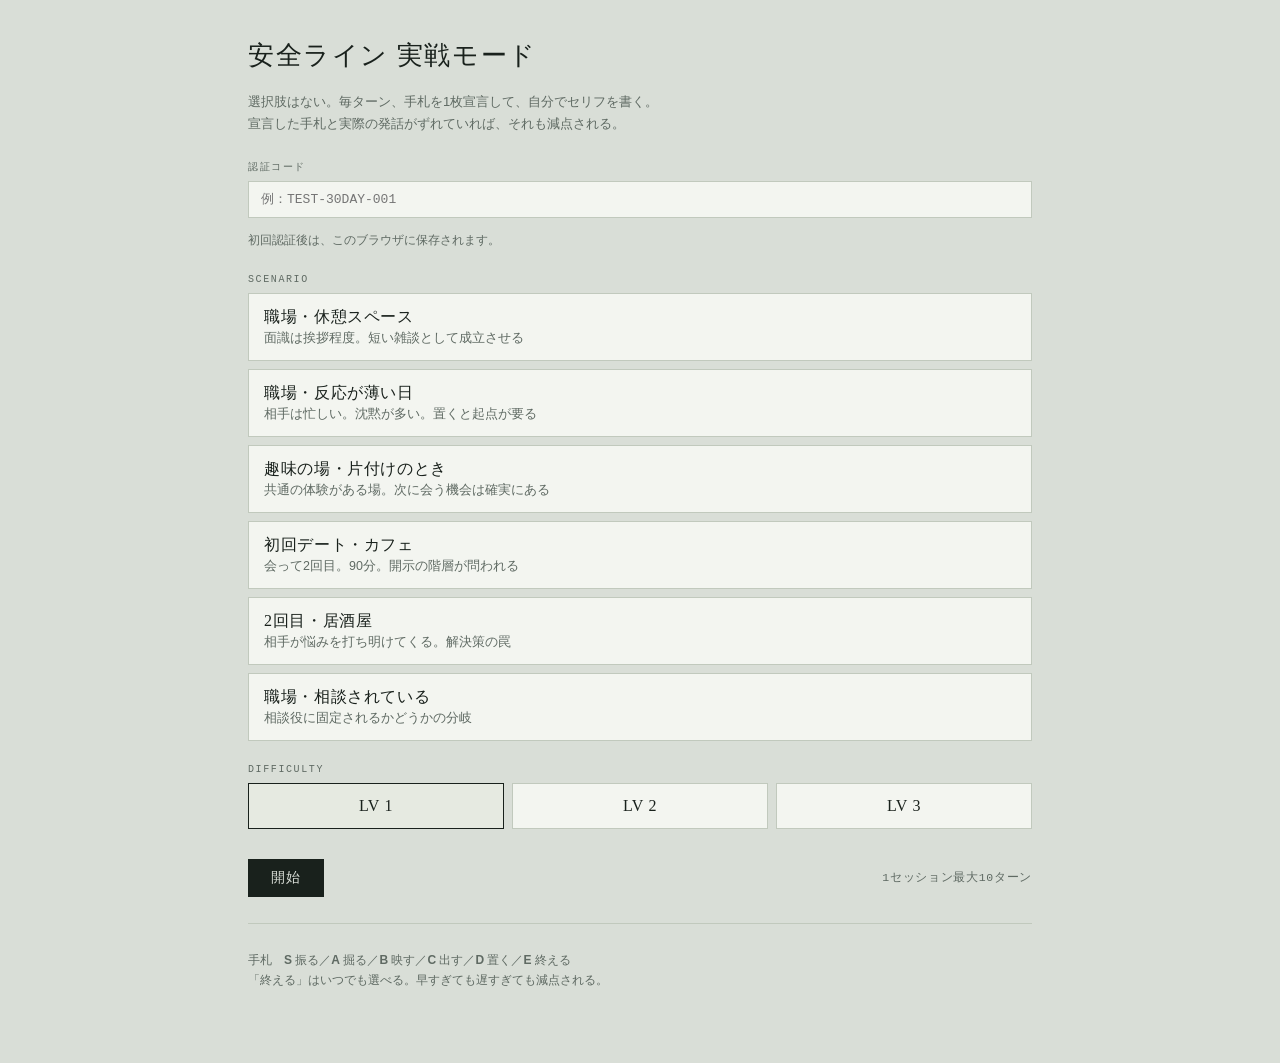
<file: program-home/simulator/index.html>
<!DOCTYPE html>
<html lang="ja">
<head>
<meta charset="utf-8">
<meta name="viewport" content="width=device-width,initial-scale=1">
<title>安全ライン 実戦モード</title>
<style>
  :root{
    --paper:#D9DED7; --card:#F3F5F0; --ink:#19211C; --muted:#5F6A63;
    --line:#C1C9BD; --good:#2E5C4E; --warn:#8A3D2C; --dim:#9AA398;
    --display:"Hiragino Mincho ProN","Yu Mincho","YuMincho","MS PMincho",serif;
    --body:"Hiragino Kaku Gothic ProN","Yu Gothic","YuGothic","Noto Sans JP",sans-serif;
    --mono:ui-monospace,"SF Mono",Menlo,Consolas,monospace;
  }
  *{box-sizing:border-box}
  html,body{margin:0;padding:0}
  body{background:var(--paper);color:var(--ink);font-family:var(--body);font-size:15px;line-height:1.7;-webkit-font-smoothing:antialiased}
  .wrap{max-width:820px;margin:0 auto;padding:0 18px 60px}

  header{position:sticky;top:0;z-index:10;background:var(--paper);border-bottom:1px solid var(--line);padding:12px 0 10px;margin-bottom:20px}
  .hdr-row{display:flex;align-items:flex-end;gap:14px;flex-wrap:wrap}
  .scn-name{font-family:var(--display);font-size:15px;letter-spacing:.04em;flex:1;min-width:140px}
  .scn-name em{font-style:normal;color:var(--muted);font-size:11px;font-family:var(--mono);display:block;letter-spacing:.1em}
  .meter-box{flex:2;min-width:200px}
  .meter-lab{display:flex;justify-content:space-between;align-items:baseline;font-family:var(--mono);font-size:10px;letter-spacing:.14em;color:var(--muted);margin-bottom:4px}
  .meter-val{font-size:17px;color:var(--ink);font-variant-numeric:tabular-nums}
  .meter-val.hot{color:var(--warn)}
  .delta{font-size:11px;margin-left:6px}
  .delta.up{color:var(--warn)} .delta.dn{color:var(--good)}
  .meter{height:14px;display:flex;gap:2px}
  .seg{flex:1;background:#C8CFC5;transition:background .45s cubic-bezier(.2,.8,.3,1)}
  .seg.on{background:var(--good)} .seg.on.hot{background:var(--warn)}
  .ratio{font-family:var(--mono);font-size:10px;letter-spacing:.1em;color:var(--muted);margin-top:6px}
  .ratio b{color:var(--ink);font-weight:400}

  .log{margin-bottom:22px}
  .line{margin-bottom:14px;animation:fade .4s ease}
  @keyframes fade{from{opacity:0;transform:translateY(4px)}to{opacity:1;transform:none}}
  .who{font-family:var(--mono);font-size:10px;letter-spacing:.14em;color:var(--dim);margin-bottom:3px}
  .bubble{background:var(--card);border-left:2px solid var(--line);padding:9px 13px}
  .line.me .bubble{background:transparent;border-left:2px solid var(--ink)}
  .line.cue .bubble{background:transparent;border:none;border-top:1px dashed var(--line);border-bottom:1px dashed var(--line);padding:8px 0;color:var(--muted);font-family:var(--display);font-size:14px}
  .fb{font-size:12.5px;line-height:1.6;margin-top:6px;padding-left:13px;color:var(--muted)}
  .fb.g{color:var(--good)} .fb.b{color:var(--warn)}
  .fb .card-tag{font-family:var(--mono);font-size:10px;letter-spacing:.1em;border:1px solid currentColor;padding:0 4px;margin-right:6px}
  .fb .mis{font-family:var(--mono);font-size:10px;letter-spacing:.06em;color:var(--warn);border:1px solid var(--warn);padding:0 4px;margin-right:6px}

  .prompt{font-family:var(--display);font-size:14px;color:var(--muted);margin:0 0 10px;letter-spacing:.03em}
  .cards{display:flex;gap:6px;flex-wrap:wrap;margin-bottom:10px}
  .cbtn{flex:1;min-width:78px;background:var(--card);border:1px solid var(--line);padding:8px 6px;cursor:pointer;font-family:inherit;color:var(--ink);text-align:center;line-height:1.35}
  .cbtn b{display:block;font-family:var(--mono);font-size:12px;letter-spacing:.08em;color:var(--muted)}
  .cbtn span{font-size:12.5px}
  .cbtn.sel{border-color:var(--ink);background:#E6EAE1}
  .cbtn.sel b{color:var(--ink)}
  .cbtn:disabled{opacity:.4;cursor:not-allowed}
  textarea{width:100%;background:var(--card);border:1px solid var(--line);padding:11px 13px;font-family:inherit;font-size:15px;line-height:1.6;color:var(--ink);resize:vertical;min-height:72px}
  textarea:focus{outline:none;border-color:var(--ink)}
  .cnt{font-family:var(--mono);font-size:10.5px;letter-spacing:.08em;color:var(--muted);text-align:right;margin-top:3px}
  .cnt.over{color:var(--warn)}

  .row{display:flex;justify-content:space-between;align-items:center;gap:10px;flex-wrap:wrap;margin-top:12px}
  .btn{background:var(--ink);border:1px solid var(--ink);color:var(--paper);font-family:var(--body);font-size:13.5px;padding:9px 22px;cursor:pointer;letter-spacing:.06em}
  .btn:disabled{opacity:.4;cursor:not-allowed}
  .btn.ghost{background:transparent;color:var(--ink)}
  .btn.ghost:hover{background:var(--ink);color:var(--paper)}
  .note{font-size:11.5px;color:var(--muted);font-family:var(--mono);letter-spacing:.06em}
  .err{color:var(--warn);font-size:13px;margin-top:10px}

  h1{font-family:var(--display);font-size:26px;font-weight:400;letter-spacing:.06em;margin:34px 0 4px}
  .sub{color:var(--muted);font-size:13px;margin-bottom:24px}
  label{display:block;font-family:var(--mono);font-size:10px;letter-spacing:.16em;color:var(--muted);margin:20px 0 5px}
  input[type=text]{width:100%;background:var(--card);border:1px solid var(--line);padding:10px 12px;font-family:var(--mono);font-size:13px;color:var(--ink)}
  input[type=text]:focus{outline:none;border-color:var(--ink)}
  .pick{display:block;width:100%;text-align:left;background:var(--card);border:1px solid var(--line);padding:13px 15px;margin-bottom:8px;cursor:pointer;font-family:inherit;color:var(--ink)}
  .pick:hover{border-color:var(--ink)}
  .pick.sel{border-color:var(--ink);background:#E6EAE1}
  .pick .t{font-family:var(--display);font-size:16px;letter-spacing:.04em}
  .pick .d{font-size:12.5px;color:var(--muted);margin-top:2px}
  .lvrow{display:flex;gap:8px}
  .lvrow .pick{flex:1;text-align:center}

  .axis{margin-bottom:15px}
  .axis-h{display:flex;justify-content:space-between;align-items:baseline;font-size:13.5px;margin-bottom:4px}
  .axis-h span:last-child{font-family:var(--mono);font-variant-numeric:tabular-nums;font-size:13px}
  .axis-bar{height:6px;background:#C8CFC5}
  .axis-fill{height:100%;background:var(--good);transition:width .8s cubic-bezier(.2,.8,.3,1)}
  .axis-fill.low{background:var(--warn)}
  .axis-note{font-size:12px;color:var(--muted);margin-top:4px}
  .verdict{background:var(--card);border-left:2px solid var(--ink);padding:14px 16px;margin:20px 0;font-size:14px}
  .verdict b{font-family:var(--display);font-weight:400;font-size:16px;letter-spacing:.04em}
  hr{border:none;border-top:1px solid var(--line);margin:26px 0}
  .small{font-size:12px;color:var(--muted)}
  .load{font-family:var(--mono);font-size:11px;letter-spacing:.14em;color:var(--muted);padding:10px 0}
  @media(max-width:560px){.hdr-row{gap:8px}.meter-box{flex:1 0 100%}.scn-name{flex:1 0 100%}h1{font-size:22px}}
  @media(prefers-reduced-motion:reduce){*{animation:none!important;transition:none!important}}
</style>
</head>
<body>
<div class="wrap" id="app"></div>

<script>
/* ============================================================
   安全ライン 実戦モード
   選択式ではなく、自分でセリフを書く。相手役と講評は DeepSeek API。
   採点は原則ローカル（JS）で行い、AI の判定はフラグとしてのみ使う。
   ============================================================ */

/* localStorage が使えない環境（プレビュー等）でも動くようにする */
const store = (()=>{
  try{ localStorage.setItem("__t","1"); localStorage.removeItem("__t"); return localStorage; }
  catch(e){ const m={}; return {getItem:k=>m[k]??null, setItem:(k,v)=>{m[k]=String(v)}, removeItem:k=>{delete m[k]}}; }
})();

const SCEN = [
  {id:"w1", t:"職場・休憩スペース",     d:"面識は挨拶程度。短い雑談として成立させる"},
  {id:"w2", t:"職場・反応が薄い日",     d:"相手は忙しい。沈黙が多い。置くと起点が要る"},
  {id:"h1", t:"趣味の場・片付けのとき", d:"共通の体験がある場。次に会う機会は確実にある"},
  {id:"d1", t:"初回デート・カフェ",     d:"会って2回目。90分。開示の階層が問われる"},
  {id:"d2", t:"2回目・居酒屋",          d:"相手が悩みを打ち明けてくる。解決策の罠"},
  {id:"s1", t:"職場・相談されている",   d:"相談役に固定されるかどうかの分岐"}
];

const CARDS = [
  {k:"S", n:"振る",  h:"起点。場から拾う／既出に戻す"},
  {k:"A", n:"掘る",  h:"質問を1つ。評価層で"},
  {k:"B", n:"映す",  h:"言い換えて返す。質問しない"},
  {k:"C", n:"出す",  h:"自分の話を短く。80字以内"},
  {k:"D", n:"置く",  h:"何も足さない。期待しない"},
  {k:"E", n:"終える",h:"自分から会話を終える"}
];

const AXES=[
  {k:"t",n:"2-1 ターン運用",d:"宣言した手札と、実際の発話が一致しているか"},
  {k:"u",n:"2-2 支持応答",  d:"主語を相手に置けているか。話題を奪っていないか"},
  {k:"d",n:"2-3 開示階層",  d:"相手のレベル±1に収まっているか"},
  {k:"l",n:"2-4 負荷管理",  d:"圧・追撃・境界侵犯をしていないか"}
];

const WORKER_URL="https://anzen-jissen.tk-suga3.workers.dev";
let S=null, cfg={licenseCode:store.getItem("licenseCode")||"", cid:store.getItem("cid")||""};
if(!cfg.cid){ cfg.cid = "c-"+Math.random().toString(36).slice(2)+Math.random().toString(36).slice(2); store.setItem("cid",cfg.cid); }
const app=document.getElementById("app");
const esc=s=>String(s).replace(/[&<>]/g,c=>({"&":"&amp;","<":"&lt;",">":"&gt;"}[c]));

/* ---------------- 設定画面 ---------------- */
let sel={sc:null, lv:1};
function setup(msg){
  S=null;
  app.innerHTML=`
  <h1>安全ライン 実戦モード</h1>
  <p class="sub">選択肢はない。毎ターン、手札を1枚宣言して、自分でセリフを書く。<br>
  宣言した手札と実際の発話がずれていれば、それも減点される。</p>

  <label>認証コード</label>
  <input type="text" id="license-code" value="${esc(cfg.licenseCode)}" placeholder="例：TEST-30DAY-001" autocomplete="off">
  <p class="small">初回認証後は、このブラウザに保存されます。</p>

  <label>SCENARIO</label>
  ${SCEN.map(s=>`<button class="pick ${sel.sc===s.id?'sel':''}" onclick="pickScn('${s.id}')">
     <div class="t">${s.t}</div><div class="d">${s.d}</div></button>`).join("")}

  <label>DIFFICULTY</label>
  <div class="lvrow">
    ${[1,2,3].map(l=>`<button class="pick ${sel.lv===l?'sel':''}" onclick="pickLv(${l})">
      <div class="t">LV ${l}</div></button>`).join("")}
  </div>

  <div class="row" style="margin-top:22px">
    <button class="btn" id="go" onclick="start()">開始</button>
    <span class="note">1セッション最大10ターン</span>
  </div>
  ${msg?`<div class="err">${esc(msg)}</div>`:""}
  <hr>
  <p class="small">
    手札　<b>S</b> 振る／<b>A</b> 掘る／<b>B</b> 映す／<b>C</b> 出す／<b>D</b> 置く／<b>E</b> 終える<br>
    「終える」はいつでも選べる。早すぎても遅すぎても減点される。
  </p>`;
}
function keepLicenseCodeInput(){
  const input=document.getElementById("license-code");
  if(input) cfg.licenseCode=input.value;
}
function pickScn(id){ keepLicenseCodeInput(); sel.sc=id; setup(); }
function pickLv(l){ keepLicenseCodeInput(); sel.lv=l; setup(); }

async function start(){
  const licenseCode=document.getElementById("license-code").value.trim();
  if(!licenseCode) return setup("認証コードを入力してください。");
  if(!sel.sc) return setup("シナリオを選んでください。");
  document.getElementById("go").disabled=true;
  app.insertAdjacentHTML("beforeend",`<div class="load" id="ld">接続しています…</div>`);
  let r;
  try{
    r=await fetch(WORKER_URL+"/start",{method:"POST",headers:{"Content-Type":"application/json"},
      body:JSON.stringify({cid:cfg.cid,license_code:licenseCode,scenario:sel.sc})});
  }catch(e){ return setup("Worker に接続できませんでした。通信設定を確認してください。"); }
  const d=await r.json().catch(()=>({error:"bad response"}));
  if(!r.ok){
    if(d.error==="daily_limit") return setup(`本日の上限に達しました（${d.used}/${d.limit}）。ドリルモードで練習してください。`);
    if(d.error==="invalid_license_code") return setup("認証コードを確認してください。");
    if(d.error==="activation_deadline_passed") return setup("認証コードの初回有効化期限が過ぎています。");
    if(d.error==="license_expired") return setup("この認証コードの利用期限が過ぎています。");
    if(d.error==="license_revoked") return setup("この認証コードは利用できません。");
    return setup("開始できませんでした： "+(d.error||r.status));
  }
  cfg.licenseCode=licenseCode; store.setItem("licenseCode",cfg.licenseCode);
  S={ sc:sel.sc, lv:sel.lv, title:d.title, maxTurns:d.maxTurns, closeWin:d.closeWin,
      turn:1, load:16+sel.lv*6, delta:0, history:[], log:[],
      cards:{S:0,A:0,B:0,C:0,D:0,E:0}, earn:{t:0,u:0,d:0,l:0}, max:{t:0,u:0,d:0,l:0},
      pick:null, closedAt:null, bail:false, busy:false, lastCut:false };
  S.log.push({cue:d.opening});
  S.history.push({role:"npc", text:d.opening});
  render();
}

/* ---------------- 採点（ローカル） ---------------- */
function scoreTurn(intent, r){
  const f=r.flags, m=r.metrics;
  const qs=Math.max(f.questions, m.qmarks);
  const long = f.too_long || m.chars>90;
  const mismatch = (r.actual_card!==intent) && intent!=="E";

  // 2-1 ターン運用
  let t=2;
  if(mismatch) t-=1;
  if(f.two_moves) t-=1;
  if(qs>=2) t-=1;
  if(long) t-=1;

  // 2-2 支持応答
  let u=2;
  if(f.shift) u-=2;
  if(f.solution) u-=1;
  if(intent==="C" && long) u-=1;

  // 2-3 開示階層
  const gap=r.user_lv - r.npc_lv;
  let d=2;
  if(gap>=2) d-= (gap>=3?2:1);
  if(gap<=-2 && r.npc_lv>=2) d-=1;   // 壁になっている側の失点

  // 2-4 負荷管理
  let l=2;
  if(f.chase) l-=2;
  if(f.boundary) l-=2;
  if(f.silence_fill) l-=1;
  if(r.load_delta>=15) l-=1;
  if(S.lastCut && intent!=="E") l-=2;  // 終わりの合図を無視した

  const cl=v=>Math.max(0,Math.min(2,v));
  return {t:cl(t),u:cl(u),d:cl(d),l:cl(l),mismatch,qs,long};
}

/* ---------------- 送信 ---------------- */
async function send(){
  if(S.busy) return;
  const ta=document.getElementById("say");
  const text = S.pick==="D" ? "" : (ta?ta.value.trim():"");
  if(S.pick!=="D" && !text) return;
  S.busy=true; render();

  let r;
  try{
    const res=await fetch(WORKER_URL+"/turn",{method:"POST",headers:{"Content-Type":"application/json"},
      body:JSON.stringify({cid:cfg.cid,license_code:cfg.licenseCode,scenario:S.sc,lv:S.lv,turn:S.turn,card:S.pick,text,history:S.history})});
    r=await res.json();
    if(!res.ok){ S.busy=false; S.err=(r.error==="too_fast")?"少し間を空けてください。":"通信エラー： "+(r.error||res.status); return render(); }
  }catch(e){ S.busy=false; S.err="Worker に接続できませんでした。"; return render(); }

  const sc=scoreTurn(S.pick,r);
  for(const a of ["t","u","d","l"]){ S.max[a]+=2; S.earn[a]+=sc[a]; }
  S.cards[S.pick]=(S.cards[S.pick]||0)+1;

  const before=S.load;
  S.load=Math.max(0,Math.min(100,S.load+r.load_delta));
  S.delta=S.load-before;

  S.log.push({me: text||"（何も言わない）", k:S.pick, actual:r.actual_card,
              mismatch:sc.mismatch, fb:r.note, g:(r.verdict==="good"?1:r.verdict==="bad"?-1:0),
              lv:r.user_lv});
  S.history.push({role:"me", text: text||"（無言）"});
  if(r.npc_reply){ S.log.push({npc:r.npc_reply}); S.history.push({role:"npc", text:r.npc_reply}); }

  S.lastCut=!!r.cut;
  S.busy=false; S.err=null; S.pick=null;

  if(S.log[S.log.length-1] && String(S.log[S.log.length-2]?.k)==="E"){ S.closedAt=S.turn; return finish(); }
  if(S.load>=88){ S.bail=true; S.closedAt=S.turn; return finish(); }
  S.turn++;
  if(S.turn>S.maxTurns) return finish();
  render();
}

function endNow(){
  S.closedAt=S.turn;
  S.log.push({me:"（自分から会話を終えた）",k:"E",fb:"",g:0});
  finish();
}

/* ---------------- 描画 ---------------- */
function render(){
  const segs=Array.from({length:20},(_,i)=>{
    const on=(i+1)*5<=S.load;
    return `<div class="seg ${on?'on':''} ${on&&S.load>=65?'hot':''}"></div>`;
  }).join("");
  const dt=S.delta?(S.delta>0?`+${S.delta}`:`${S.delta}`):"";

  app.innerHTML=`
  <header>
    <div class="hdr-row">
      <div class="scn-name"><em>実戦 / LV${S.lv}</em>${esc(S.title)}</div>
      <div class="meter-box">
        <div class="meter-lab"><span>相手の負荷</span>
          <span class="meter-val ${S.load>=65?'hot':''}">${String(S.load).padStart(2,"0")}
            <span class="delta ${S.delta>0?'up':'dn'}">${dt}</span></span></div>
        <div class="meter">${segs}</div>
        <div class="ratio">手札　A <b>${S.cards.A}</b>　B <b>${S.cards.B}</b>　C <b>${S.cards.C}</b>　S <b>${S.cards.S}</b>　D <b>${S.cards.D}</b>　　ターン <b>${S.turn}</b>/${S.maxTurns}</div>
      </div>
    </div>
  </header>

  <div class="log">${S.log.map(renderLine).join("")}</div>

  ${S.busy ? `<div class="load">相手の反応を待っています…</div>` : `
  <p class="prompt">手札を1枚宣言してから、セリフを書く</p>
  <div class="cards">
    ${CARDS.map(c=>`<button class="cbtn ${S.pick===c.k?'sel':''}" onclick="setPick('${c.k}')">
      <b>${c.k}</b><span>${c.n}</span></button>`).join("")}
  </div>
  ${S.pick?`<p class="small" style="margin:-4px 0 8px">${esc(CARDS.find(c=>c.k===S.pick).h)}</p>`:""}
  ${S.pick==="D"
    ? `<p class="small">何も言わずに、そのままにしておく。</p>`
    : `<textarea id="say" placeholder="${S.pick?'ここにセリフを書く':'先に手札を選ぶ'}" ${S.pick?"":"disabled"} oninput="cnt()"></textarea>
       <div class="cnt" id="cn">0 字</div>`}
  <div class="row">
    <button class="btn" onclick="send()" ${S.pick?"":"disabled"}>${S.pick==="D"?"置く":"送る"}</button>
    <button class="btn ghost" onclick="endNow()">会話を終える</button>
  </div>
  ${S.err?`<div class="err">${esc(S.err)}</div>`:""}`}
  `;
  const ta=document.getElementById("say"); if(ta) ta.focus();
  window.scrollTo({top:document.body.scrollHeight,behavior:"smooth"});
}
function setPick(k){ S.pick=k; S.err=null; render(); }
function cnt(){
  const ta=document.getElementById("say"), el=document.getElementById("cn");
  if(!ta||!el) return;
  const n=[...ta.value].length;
  el.textContent=n+" 字"+(n>90?"　長い":"");
  el.className="cnt"+(n>90?" over":"");
}
function renderLine(l){
  if(l.cue) return `<div class="line cue"><div class="bubble">${esc(l.cue)}</div></div>`;
  if(l.npc) return `<div class="line"><div class="who">相手</div><div class="bubble">${esc(l.npc)}</div></div>`;
  const tag = l.mismatch
    ? `<span class="mis">${l.k}→${l.actual}</span>`
    : `<span class="card-tag">${l.k}</span>`;
  return `<div class="line me"><div class="who">自分</div><div class="bubble">${esc(l.me)}</div>
    ${l.fb?`<div class="fb ${l.g>0?'g':l.g<0?'b':''}">${tag}${esc(l.fb)}</div>`:""}</div>`;
}

/* ---------------- 結果 ---------------- */
function closeScore(){
  const [a,b]=S.closeWin, c=S.closedAt;
  if(c===null) return [0,"終了の主導権を持てなかった。会話全体の印象は終端に規定される。"];
  if(c<a) return [55,`ターン${c}で終了。早すぎる。相手が開く前に切っている。`];
  if(c<=b) return [100,`ターン${c}で終了。適切。まだ話せる状態で、自分から切れている。`];
  if(c<=b+2) return [60,`ターン${c}で終了。やや粘っている。話題が枯れてから終えると間延びする。`];
  return [20,`ターン${c}で終了。粘りすぎ。`];
}
function finish(){
  const pct=k=>S.max[k]?Math.round(S.earn[k]/S.max[k]*100):100;
  const [cs,cnote]=closeScore();
  const scores=AXES.map(a=>({...a,v:pct(a.k)})).concat([{n:"2-5 終了設計",d:"",v:cs,note:cnote}]);
  const avg=Math.round(scores.reduce((s,x)=>s+x.v,0)/scores.length);
  const tot=S.cards.A+S.cards.B+S.cards.C;
  const cR=tot?Math.round(S.cards.C/tot*100):0;
  const mis=S.log.filter(l=>l.mismatch).length;

  let v;
  if(S.bail) v=`<b>相手が離脱した</b><br>負荷が上限に達した。会話を続けることより、警戒を上げないことが優先される段階。`;
  else if(avg>=85) v=`<b>安全ライン通過圏</b><br>負荷を上げずに運用し、自分から終えられている。複数の相手・場面で再現できるかが次の課題。`;
  else if(avg>=65) v=`<b>通過手前</b><br>大枠は運用できているが、特定の軸で落ちている。最も低い軸だけを次の1週間の課題にする。`;
  else v=`<b>未通過</b><br>複数の軸で負荷を発生させている。最も低い軸ひとつに絞る。全部同時に直そうとすると定着しない。`;

  app.innerHTML=`
  <h1>結果</h1>
  <p class="sub">${esc(S.title)}　LV${S.lv}　最終負荷 ${S.load}</p>
  <div class="verdict">${v}</div>
  ${scores.map(s=>`
    <div class="axis">
      <div class="axis-h"><span>${s.n}</span><span>${s.v}</span></div>
      <div class="axis-bar"><div class="axis-fill ${s.v<60?'low':''}" style="width:${s.v}%"></div></div>
      <div class="axis-note">${s.note||s.d}</div>
    </div>`).join("")}
  <div class="axis">
    <div class="axis-h"><span>手札 C（自分の話）比率</span><span>${cR}%</span></div>
    <div class="axis-bar"><div class="axis-fill ${cR>35?'low':''}" style="width:${Math.min(100,cR*2)}%"></div></div>
    <div class="axis-note">目安 25%前後。A ${S.cards.A} / B ${S.cards.B} / C ${S.cards.C} / S ${S.cards.S} / D ${S.cards.D}</div>
  </div>
  <div class="axis">
    <div class="axis-h"><span>宣言と実際のズレ</span><span>${mis}</span></div>
    <div class="axis-note">${mis===0?"宣言した手札どおりに発話できている。":"選んだつもりの手と、実際に出た手が違っている。ドリルモードで手札の定義を確認する。"}</div>
  </div>
  <hr>
  <h1 style="font-size:19px;margin-top:0">ログ</h1>
  <div class="log">${S.log.map(renderLine).join("")}</div>
  <hr>
  <button class="btn ghost" onclick="setup()">シナリオを選び直す</button>`;
  window.scrollTo({top:0,behavior:"smooth"});
}

setup();
</script>
</body>
</html>
</file>
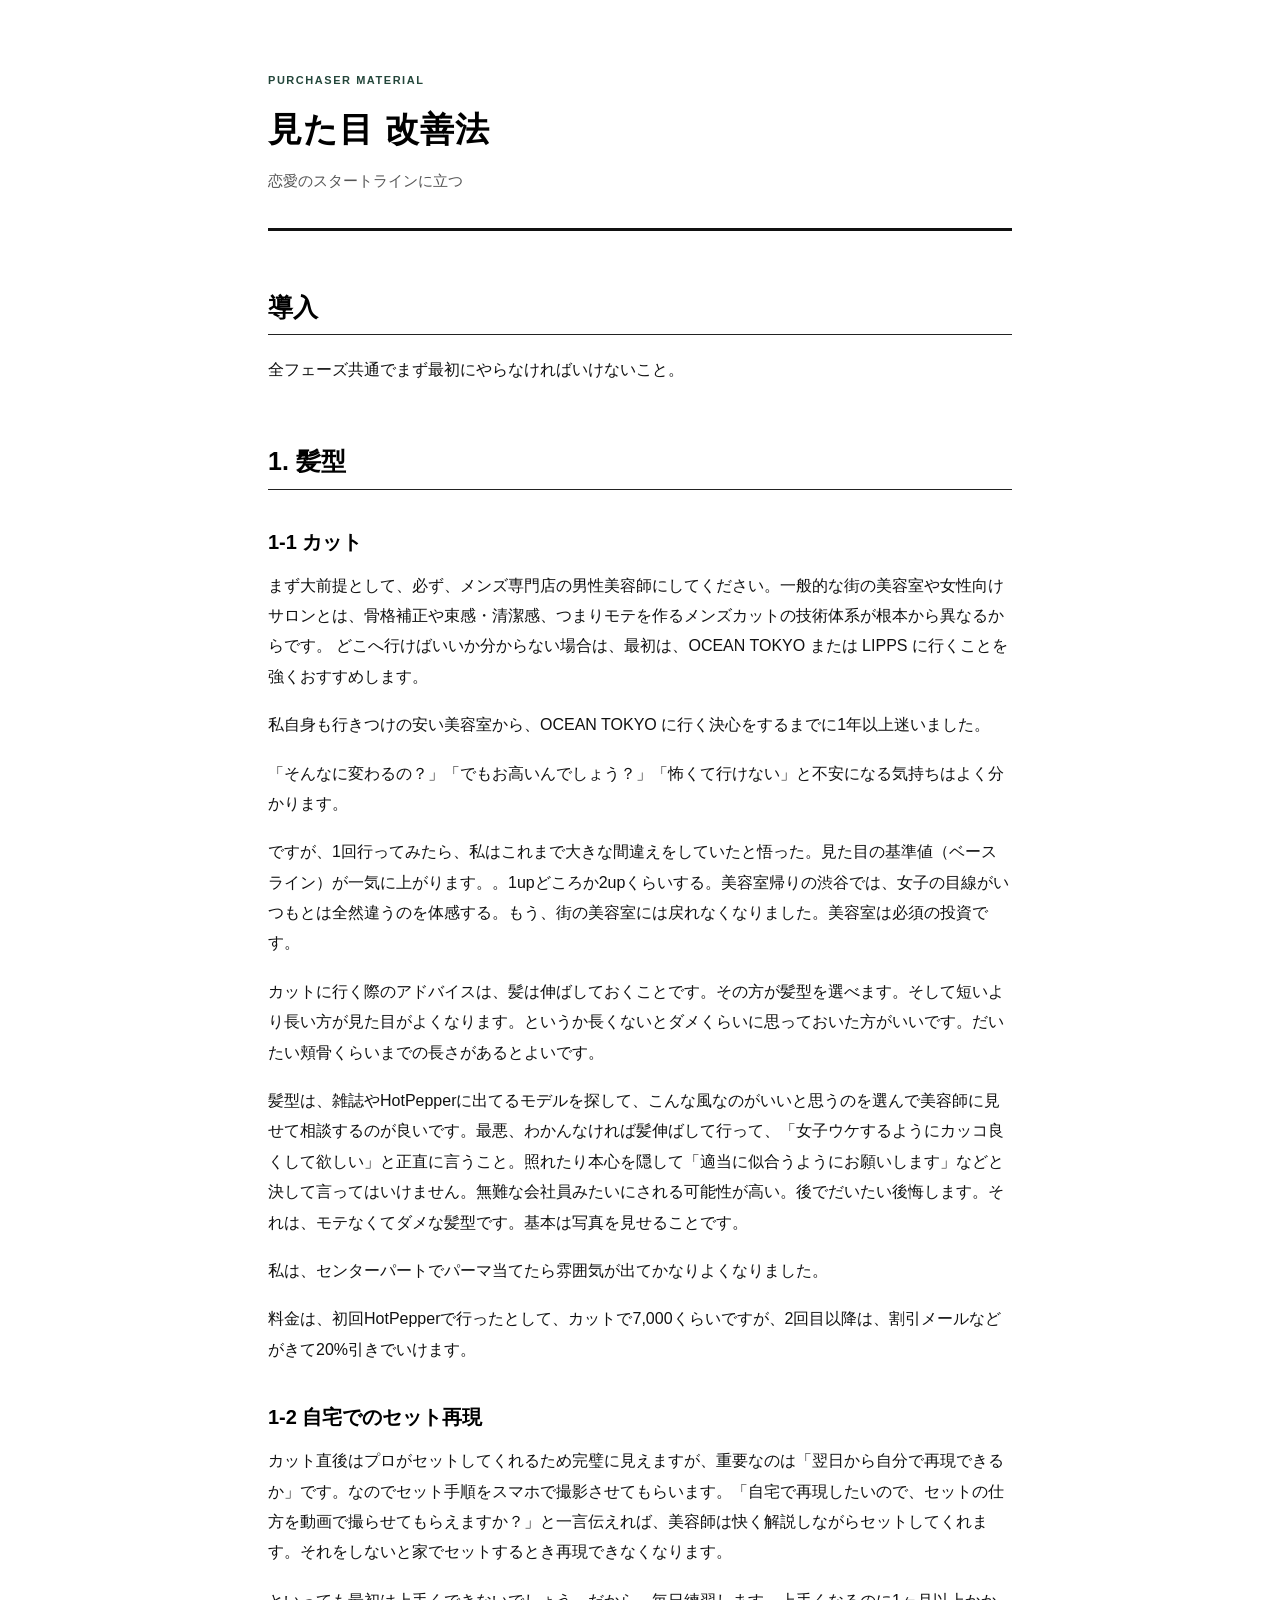
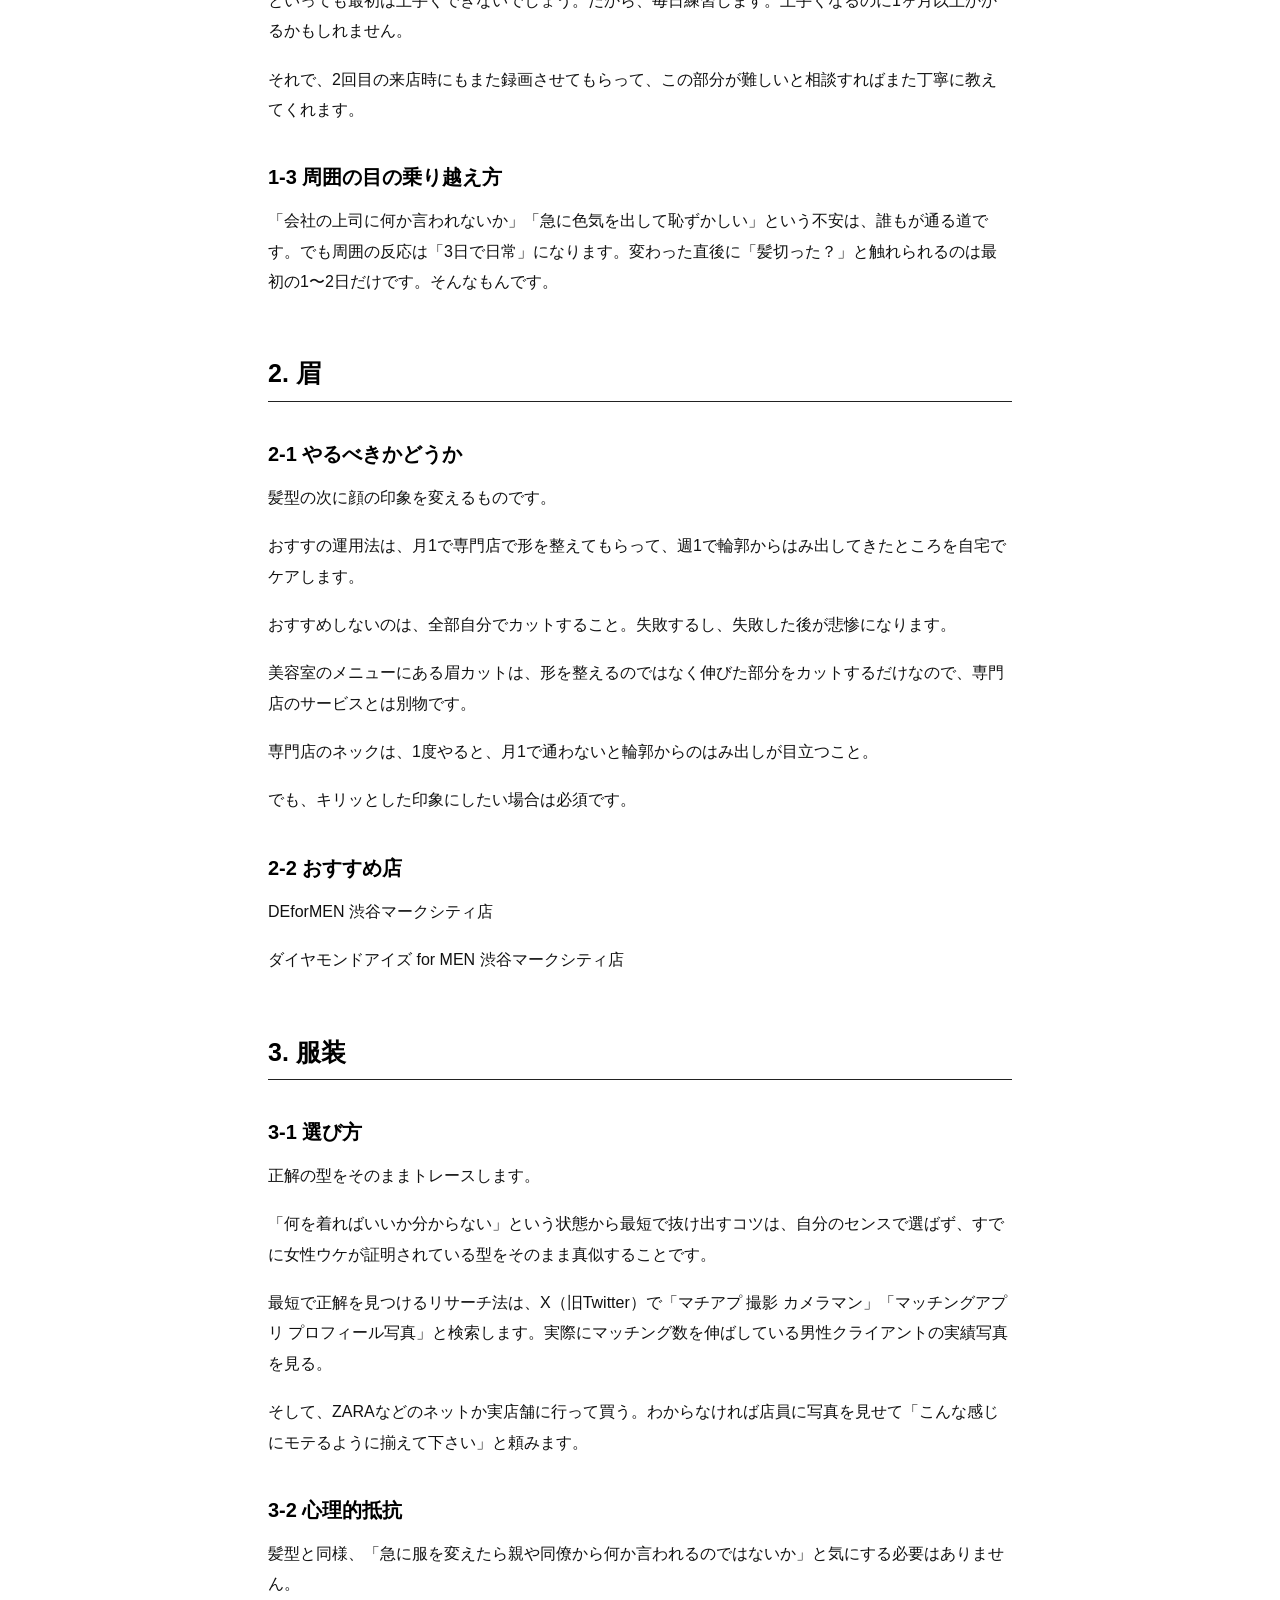
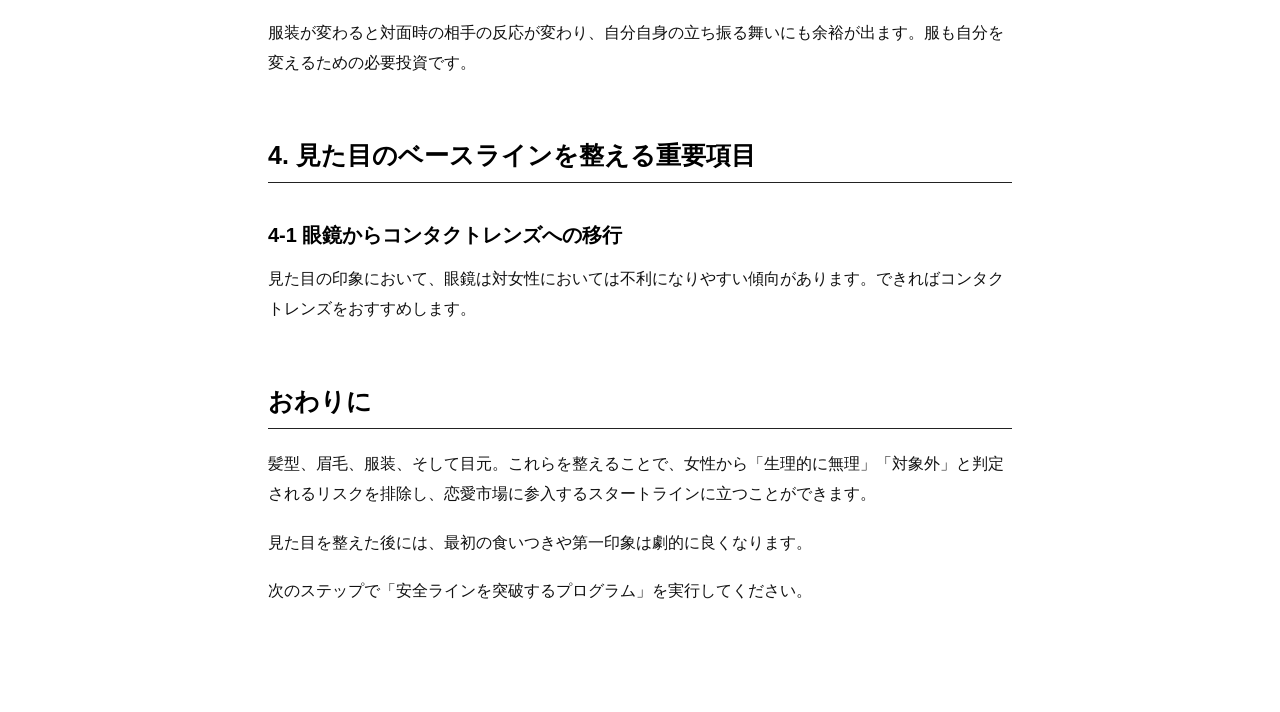
<file: materials/appearance-guide.html>
<!doctype html>
<html lang="ja"><head><meta charset="UTF-8"><meta name="viewport" content="width=device-width, initial-scale=1.0"><meta name="description" content="見た目 改善法"><title>見た目 改善法</title><link rel="stylesheet" href="materials.css"></head>
<body><main class="document"><header class="cover"><p class="cover-kicker">PURCHASER MATERIAL</p><h1>見た目 改善法</h1><p class="cover-subtitle">恋愛のスタートラインに立つ</p></header><article class="content"><section><h2>導入</h2><p>全フェーズ共通でまず最初にやらなければいけないこと。</p></section>
<section><h2>1. 髪型</h2><h3>1-1 カット</h3><p>まず大前提として、必ず、メンズ専門店の男性美容師にしてください。一般的な街の美容室や女性向けサロンとは、骨格補正や束感・清潔感、つまりモテを作るメンズカットの技術体系が根本から異なるからです。 どこへ行けばいいか分からない場合は、最初は、OCEAN TOKYO または LIPPS に行くことを強くおすすめします。</p><p>私自身も行きつけの安い美容室から、OCEAN TOKYO に行く決心をするまでに1年以上迷いました。</p><p>「そんなに変わるの？」「でもお高いんでしょう？」「怖くて行けない」と不安になる気持ちはよく分かります。</p><p>ですが、1回行ってみたら、私はこれまで大きな間違えをしていたと悟った。見た目の基準値（ベースライン）が一気に上がります。。1upどころか2upくらいする。美容室帰りの渋谷では、女子の目線がいつもとは全然違うのを体感する。もう、街の美容室には戻れなくなりました。美容室は必須の投資です。</p><p>カットに行く際のアドバイスは、髪は伸ばしておくことです。その方が髪型を選べます。そして短いより長い方が見た目がよくなります。というか長くないとダメくらいに思っておいた方がいいです。だいたい頬骨くらいまでの長さがあるとよいです。</p><p>髪型は、雑誌やHotPepperに出てるモデルを探して、こんな風なのがいいと思うのを選んで美容師に見せて相談するのが良いです。最悪、わかんなければ髪伸ばして行って、「女子ウケするようにカッコ良くして欲しい」と正直に言うこと。照れたり本心を隠して「適当に似合うようにお願いします」などと決して言ってはいけません。無難な会社員みたいにされる可能性が高い。後でだいたい後悔します。それは、モテなくてダメな髪型です。基本は写真を見せることです。</p><p>私は、センターパートでパーマ当てたら雰囲気が出てかなりよくなりました。</p><p>料金は、初回HotPepperで行ったとして、カットで7,000くらいですが、2回目以降は、割引メールなどがきて20%引きでいけます。</p><h3>1-2 自宅でのセット再現</h3><p>カット直後はプロがセットしてくれるため完璧に見えますが、重要なのは「翌日から自分で再現できるか」です。なのでセット手順をスマホで撮影させてもらいます。「自宅で再現したいので、セットの仕方を動画で撮らせてもらえますか？」と一言伝えれば、美容師は快く解説しながらセットしてくれます。それをしないと家でセットするとき再現できなくなります。</p><p>といっても最初は上手くできないでしょう。だから、毎日練習します。上手くなるのに1ヶ月以上かかるかもしれません。</p><p>それで、2回目の来店時にもまた録画させてもらって、この部分が難しいと相談すればまた丁寧に教えてくれます。</p><h3>1-3 周囲の目の乗り越え方</h3><p>「会社の上司に何か言われないか」「急に色気を出して恥ずかしい」という不安は、誰もが通る道です。でも周囲の反応は「3日で日常」になります。変わった直後に「髪切った？」と触れられるのは最初の1〜2日だけです。そんなもんです。</p></section>
<section><h2>2. 眉</h2><h3>2-1 やるべきかどうか</h3><p>髪型の次に顔の印象を変えるものです。</p><p>おすすの運用法は、月1で専門店で形を整えてもらって、週1で輪郭からはみ出してきたところを自宅でケアします。</p><p>おすすめしないのは、全部自分でカットすること。失敗するし、失敗した後が悲惨になります。</p><p>美容室のメニューにある眉カットは、形を整えるのではなく伸びた部分をカットするだけなので、専門店のサービスとは別物です。</p><p>専門店のネックは、1度やると、月1で通わないと輪郭からのはみ出しが目立つこと。</p><p>でも、キリッとした印象にしたい場合は必須です。</p><h3>2-2 おすすめ店</h3><p>DEforMEN 渋谷マークシティ店</p><p>ダイヤモンドアイズ for MEN 渋谷マークシティ店</p></section>
<section><h2>3. 服装</h2><h3>3-1 選び方</h3><p>正解の型をそのままトレースします。</p><p>「何を着ればいいか分からない」という状態から最短で抜け出すコツは、自分のセンスで選ばず、すでに女性ウケが証明されている型をそのまま真似することです。</p><p>最短で正解を見つけるリサーチ法は、X（旧Twitter）で「マチアプ 撮影 カメラマン」「マッチングアプリ プロフィール写真」と検索します。実際にマッチング数を伸ばしている男性クライアントの実績写真を見る。</p><p>そして、ZARAなどのネットか実店舗に行って買う。わからなければ店員に写真を見せて「こんな感じにモテるように揃えて下さい」と頼みます。</p><h3>3-2 心理的抵抗</h3><p>髪型と同様、「急に服を変えたら親や同僚から何か言われるのではないか」と気にする必要はありません。</p><p>服装が変わると対面時の相手の反応が変わり、自分自身の立ち振る舞いにも余裕が出ます。服も自分を変えるための必要投資です。</p></section>
<section><h2>4. 見た目のベースラインを整える重要項目</h2><h3>4-1 眼鏡からコンタクトレンズへの移行</h3><p>見た目の印象において、眼鏡は対女性においては不利になりやすい傾向があります。できればコンタクトレンズをおすすめします。</p></section>
<section><h2>おわりに</h2><p>髪型、眉毛、服装、そして目元。これらを整えることで、女性から「生理的に無理」「対象外」と判定されるリスクを排除し、恋愛市場に参入するスタートラインに立つことができます。</p><p>見た目を整えた後には、最初の食いつきや第一印象は劇的に良くなります。</p><p>次のステップで「安全ラインを突破するプログラム」を実行してください。</p></section></article></main></body></html>
</file>
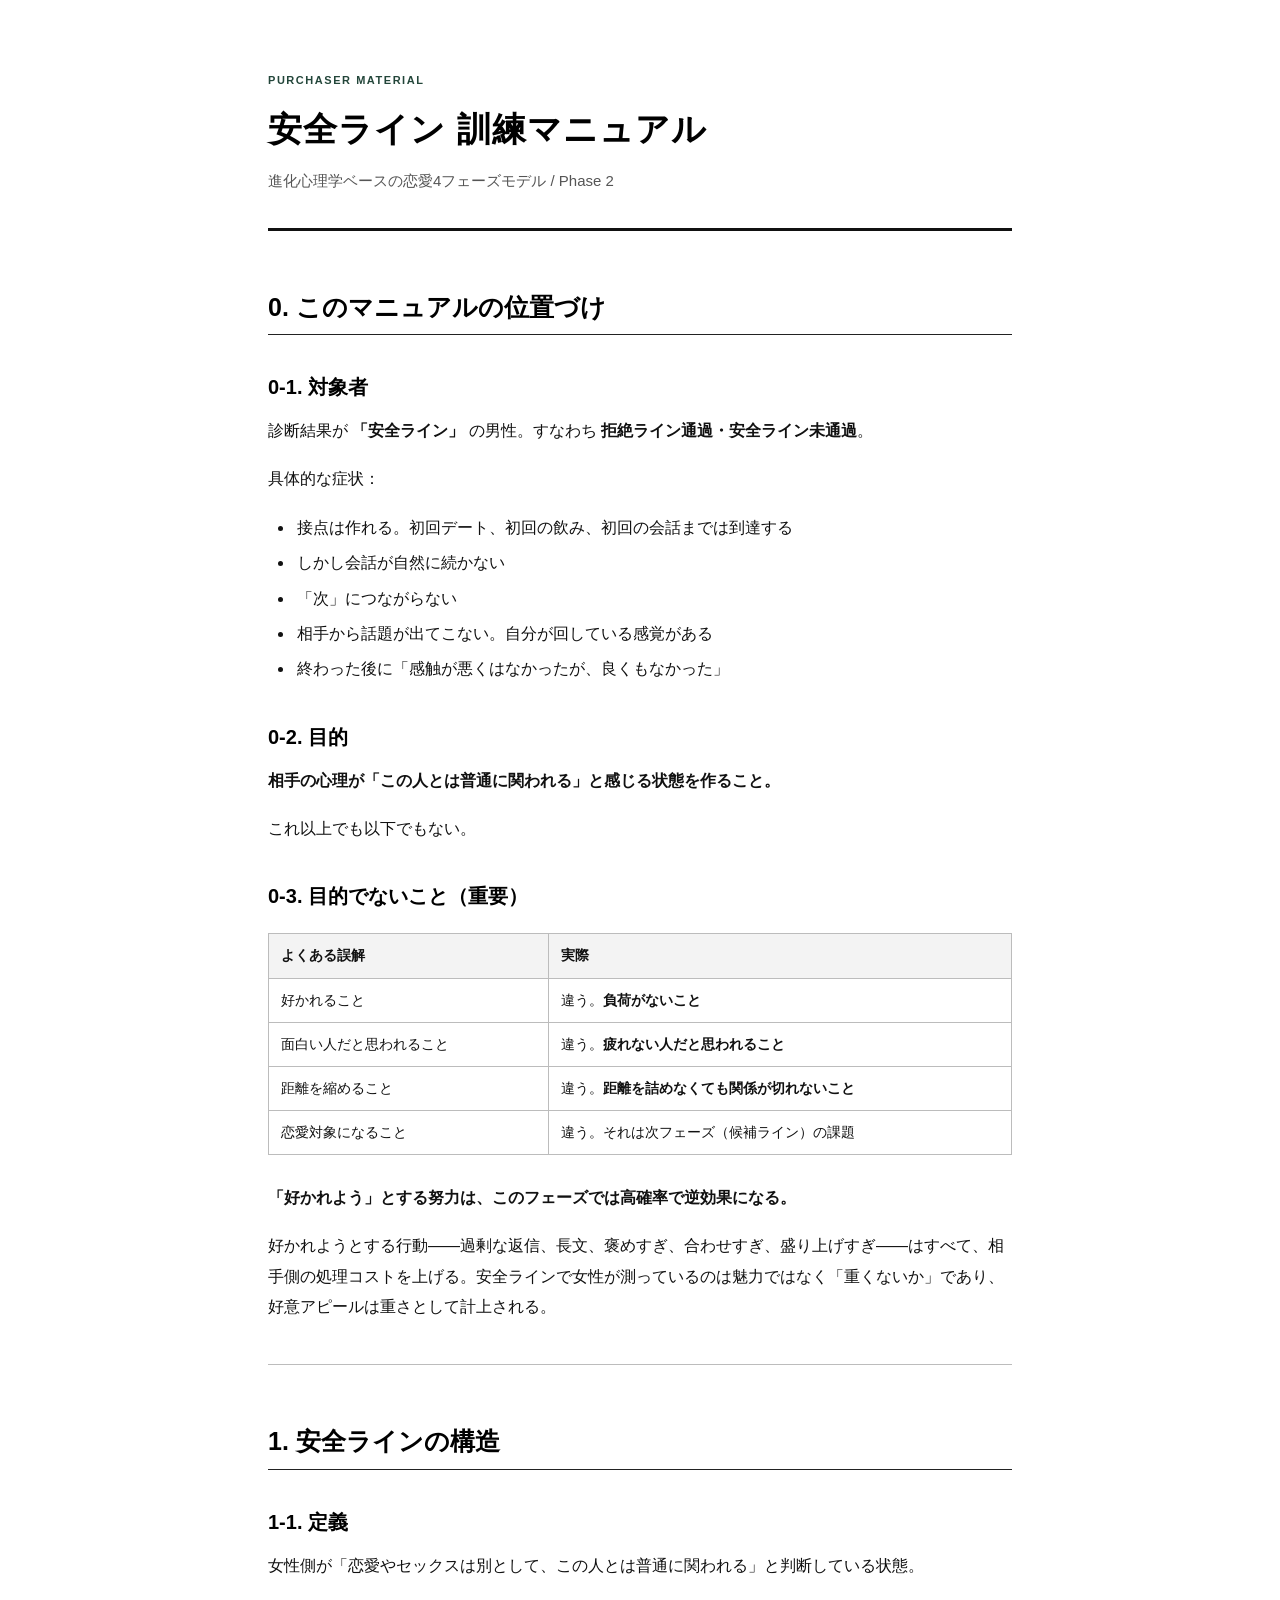
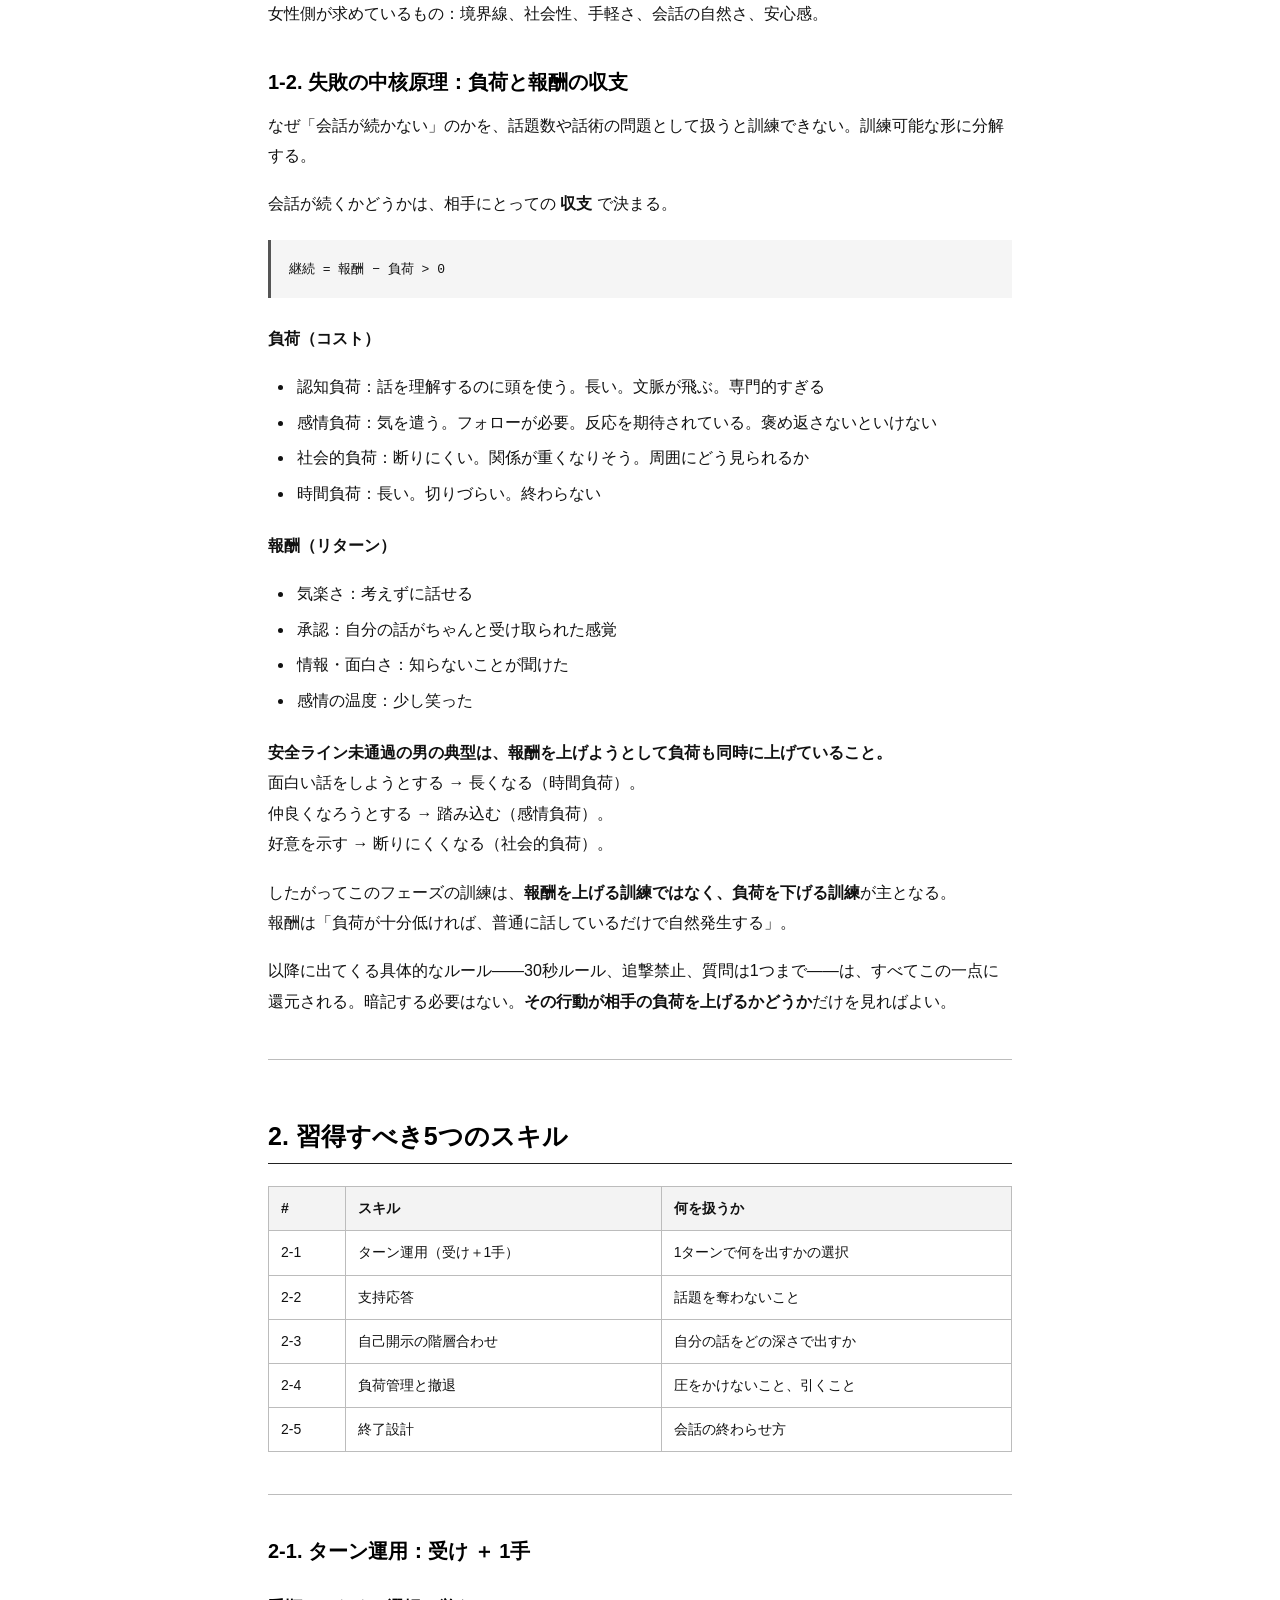
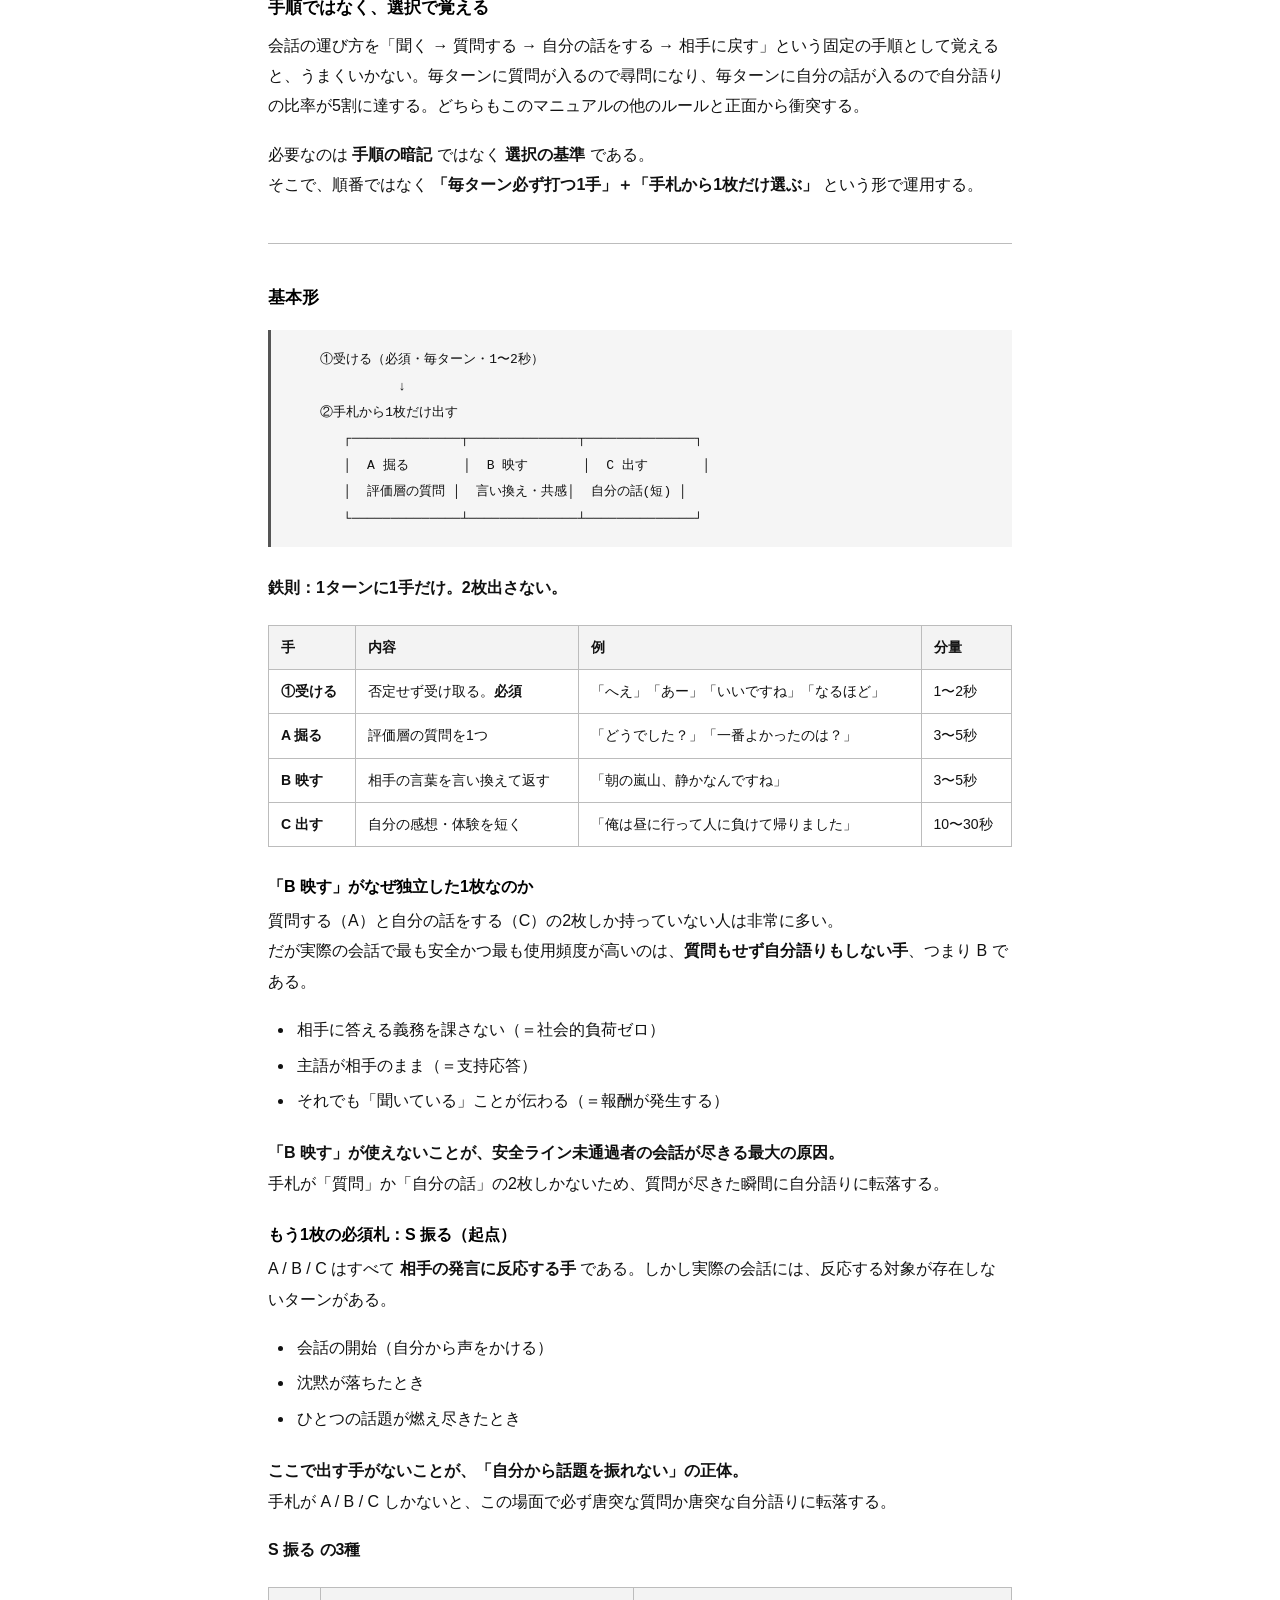
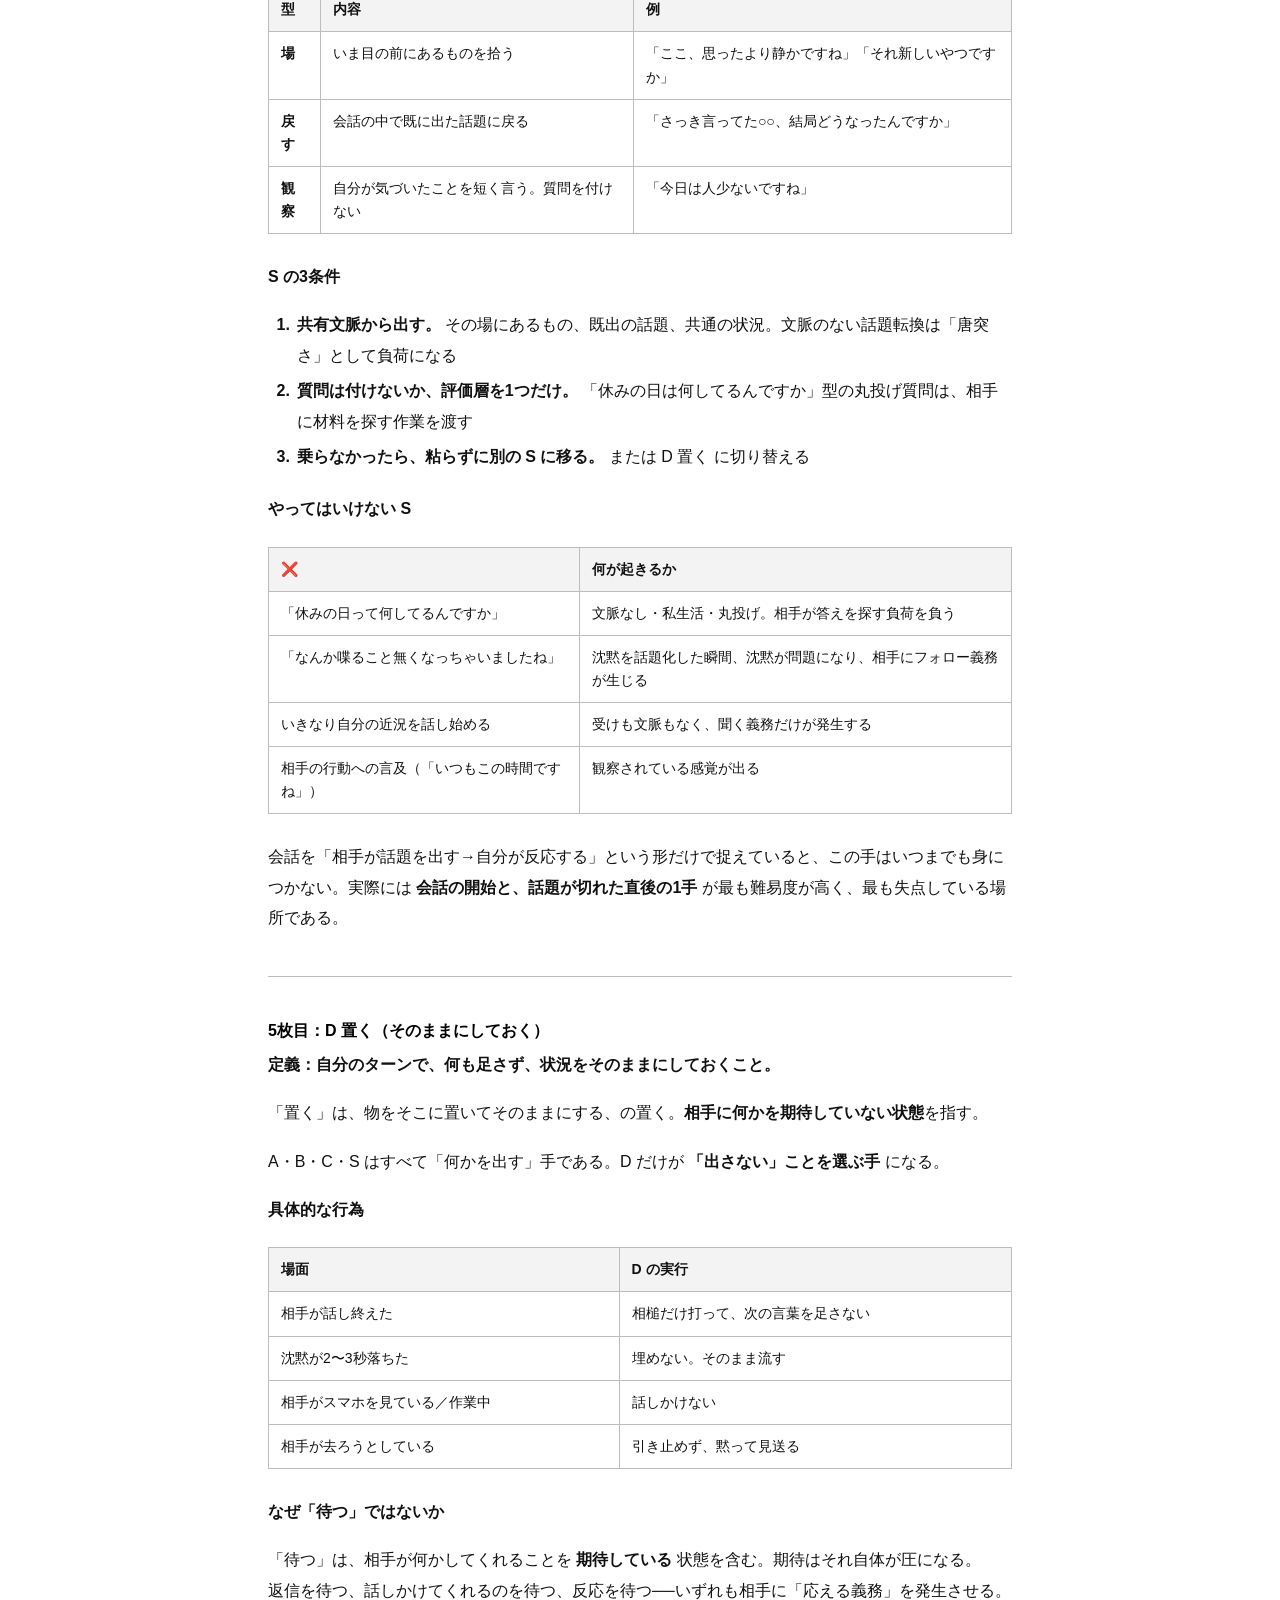
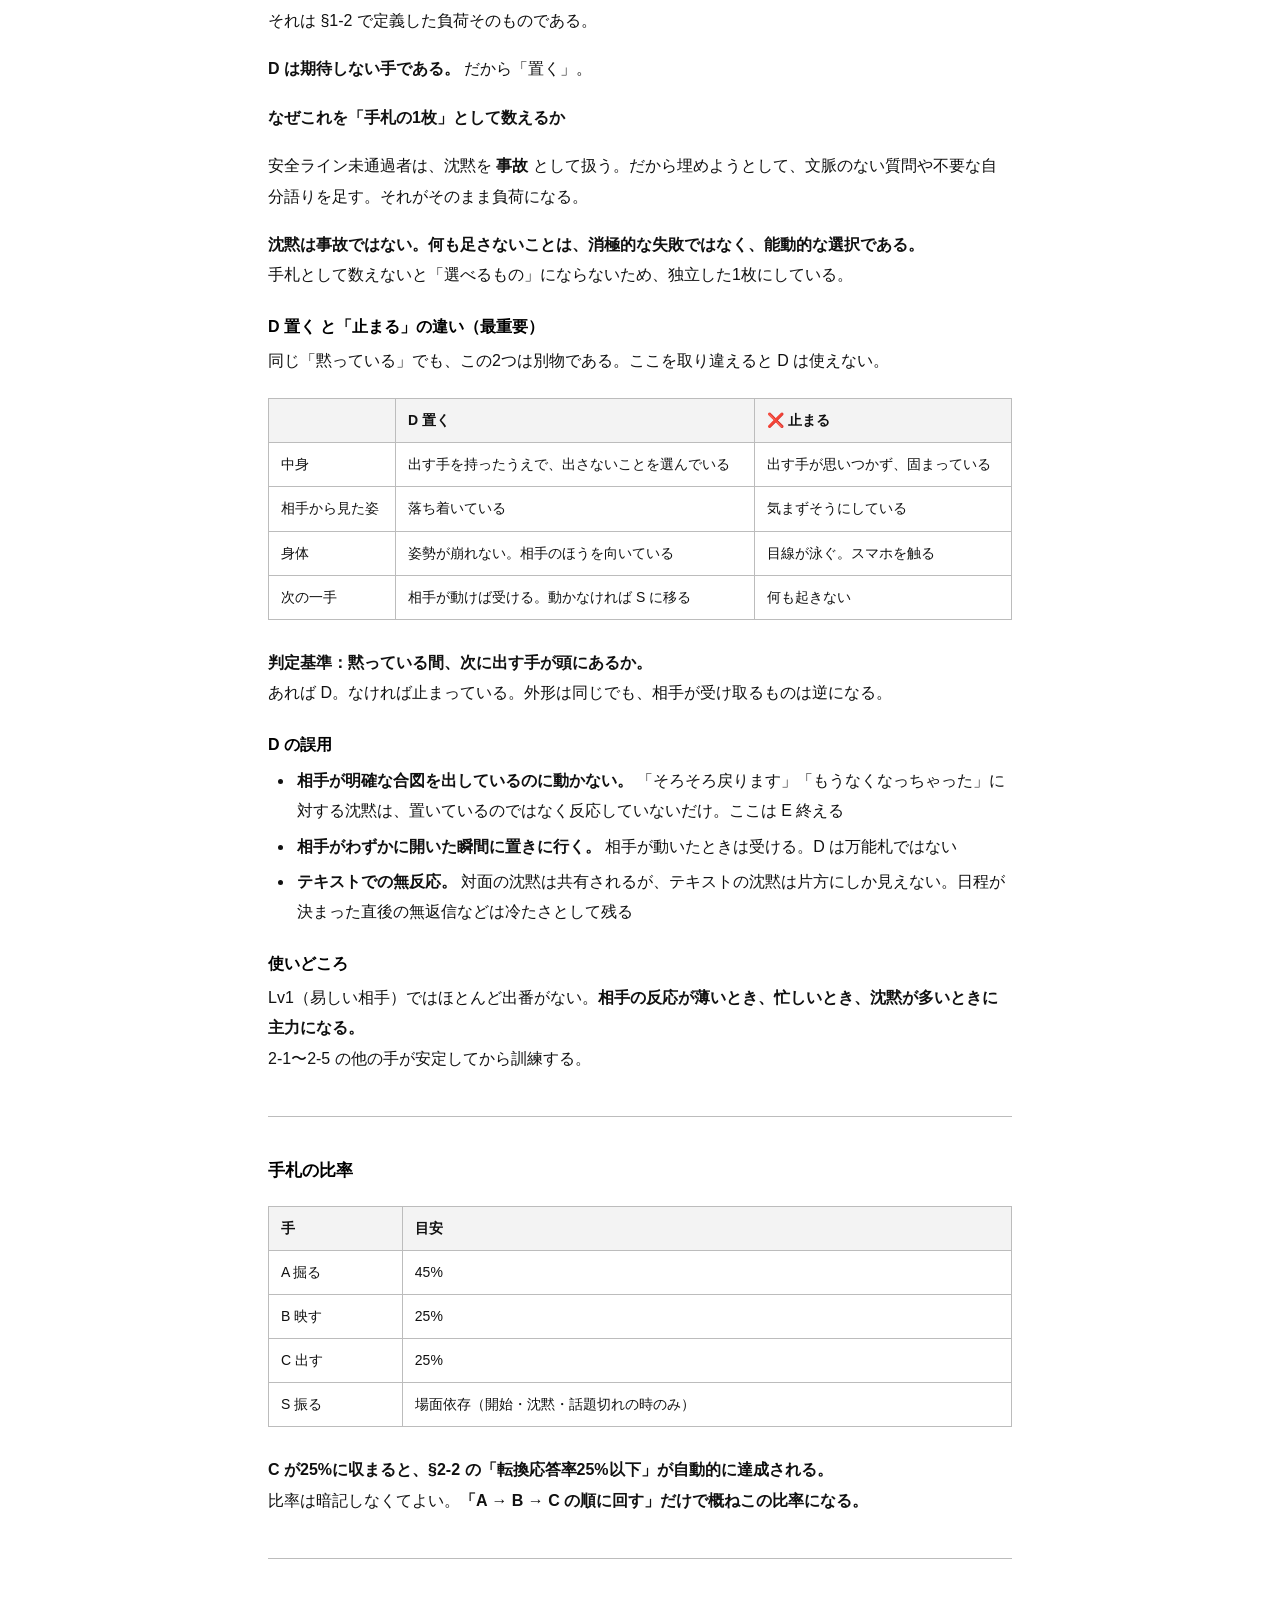
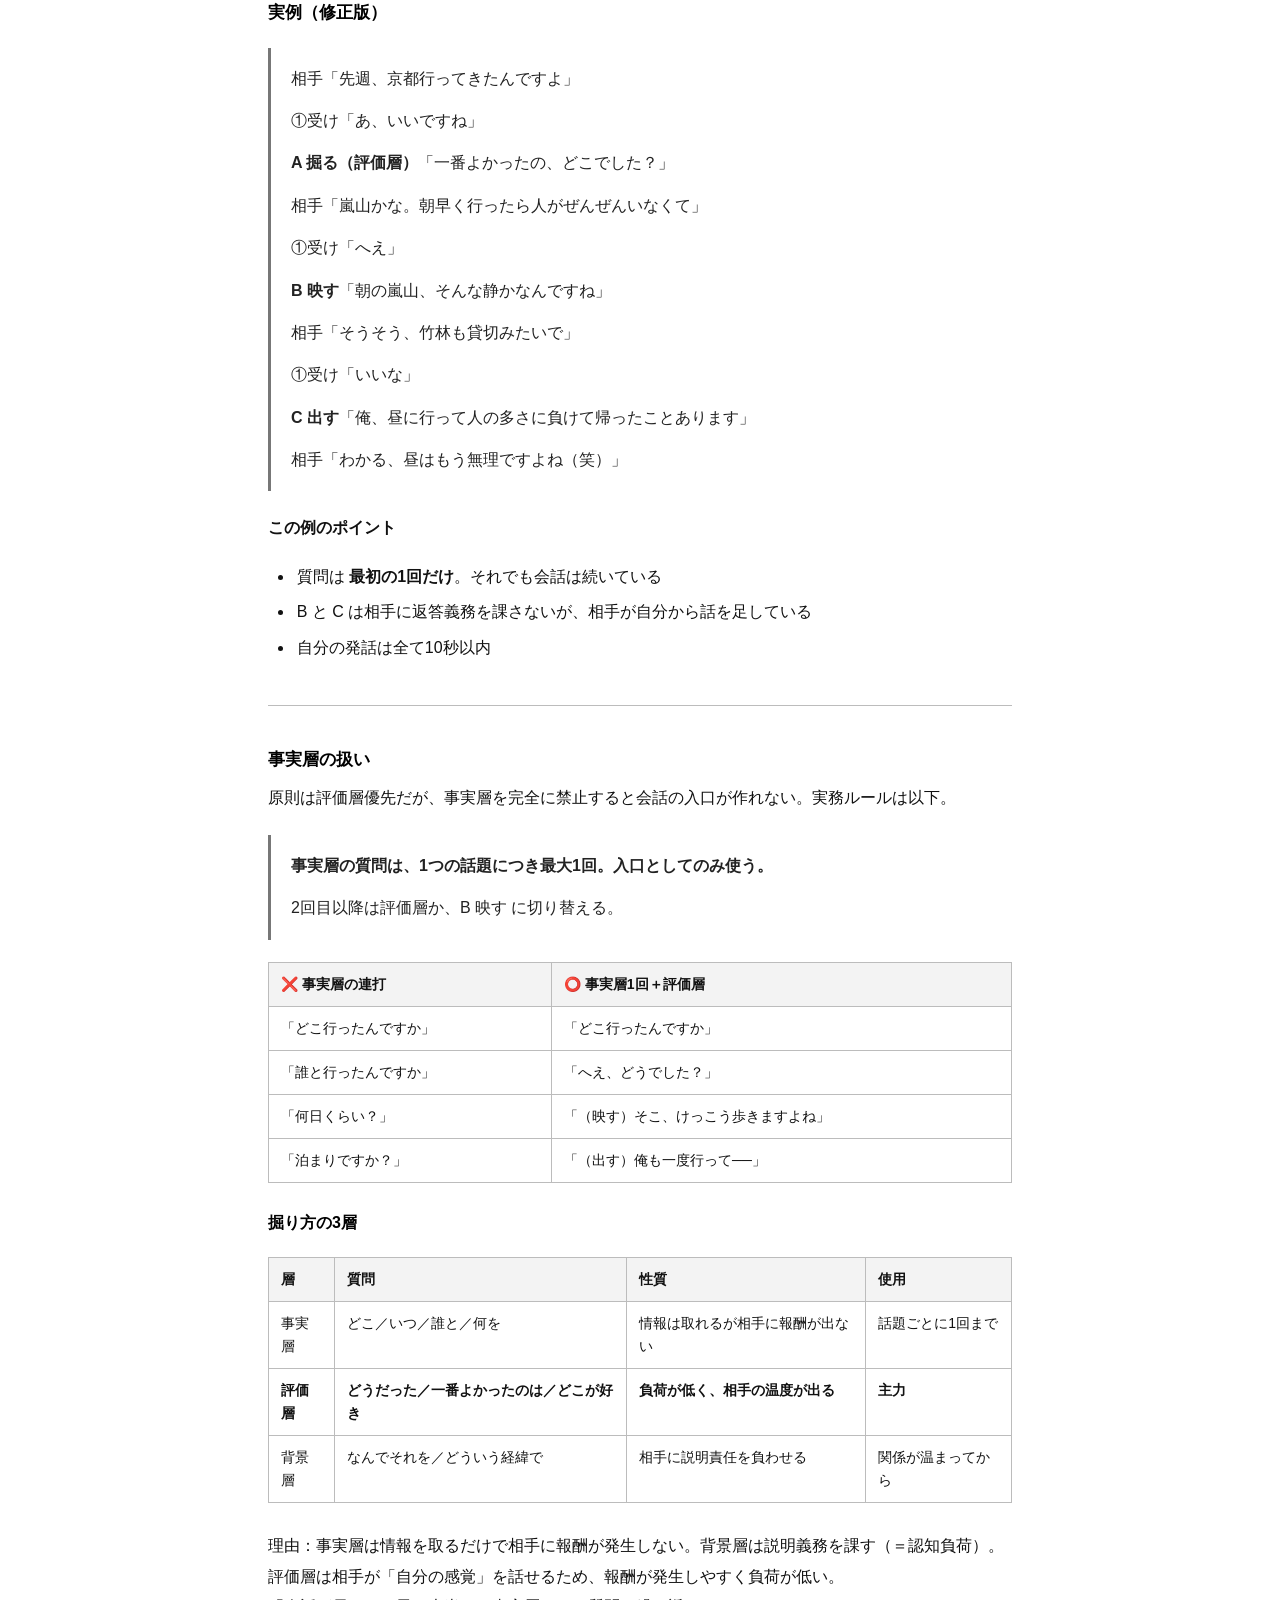
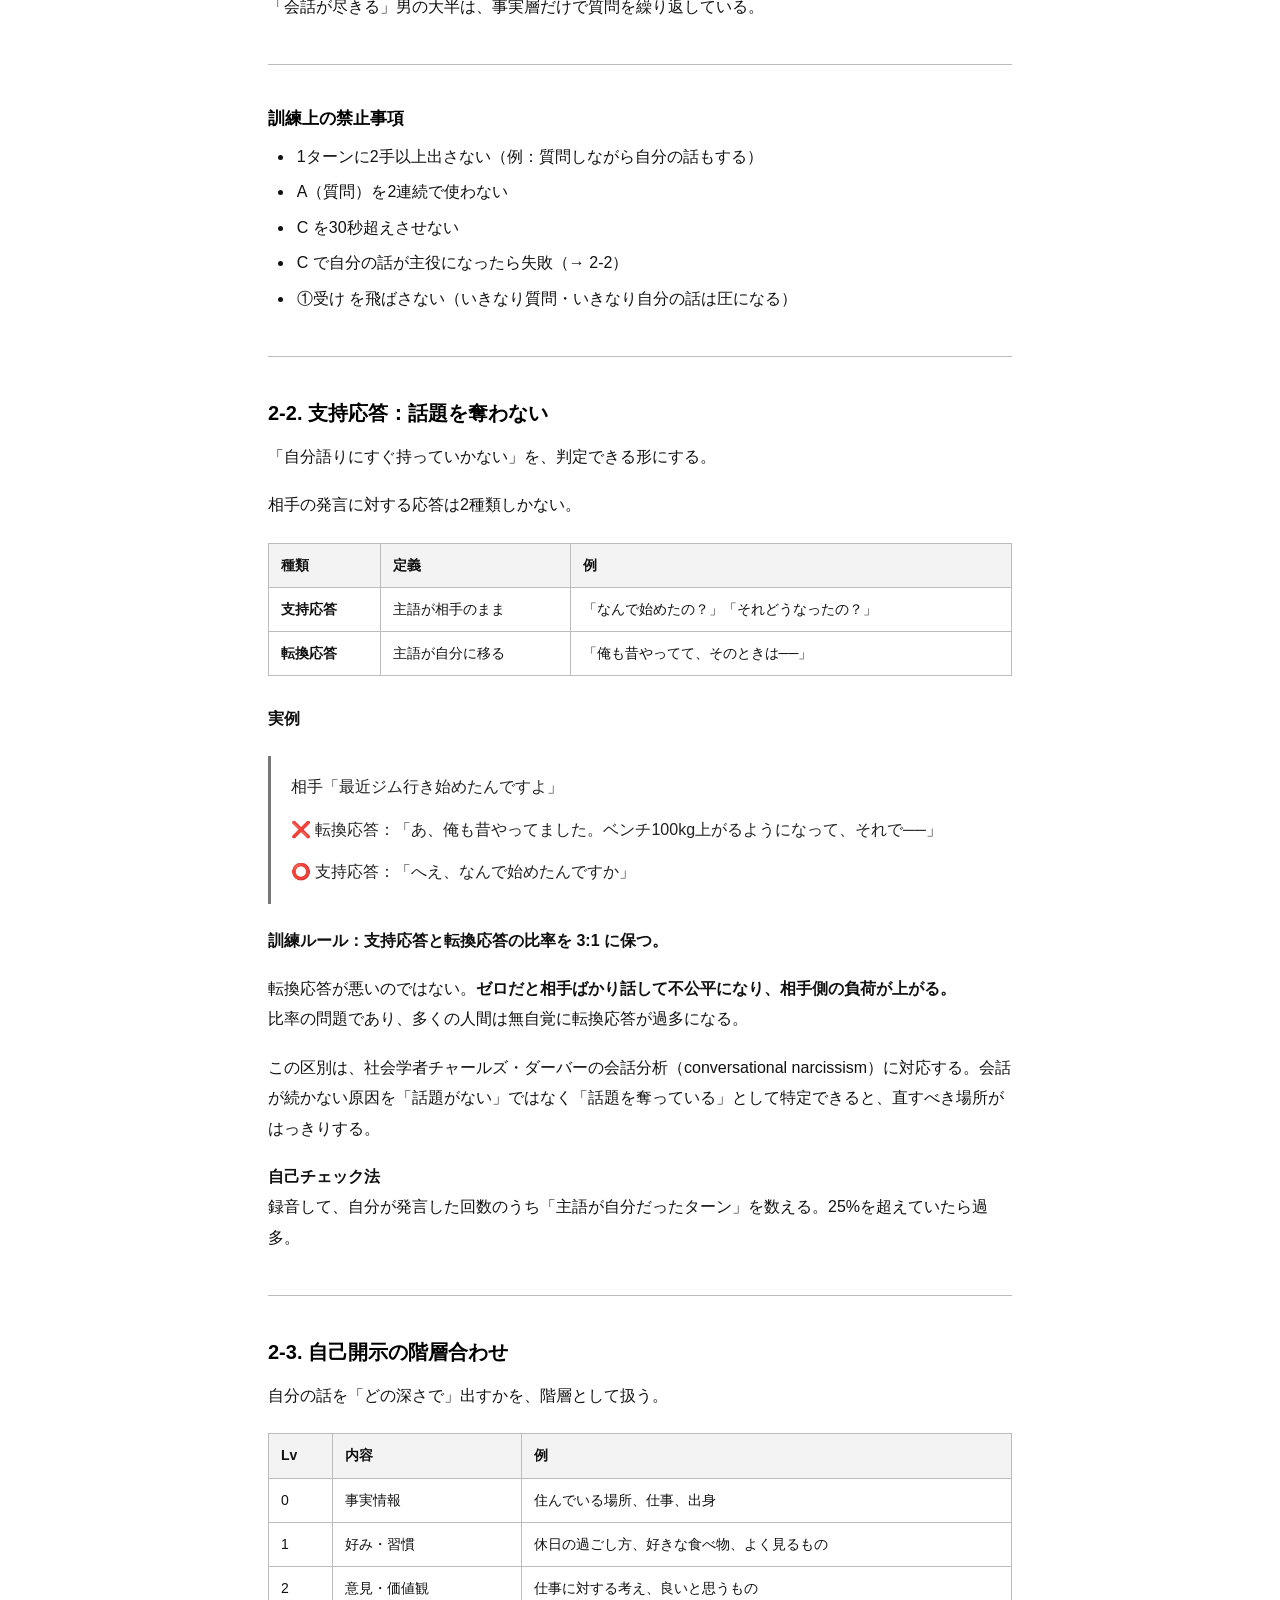
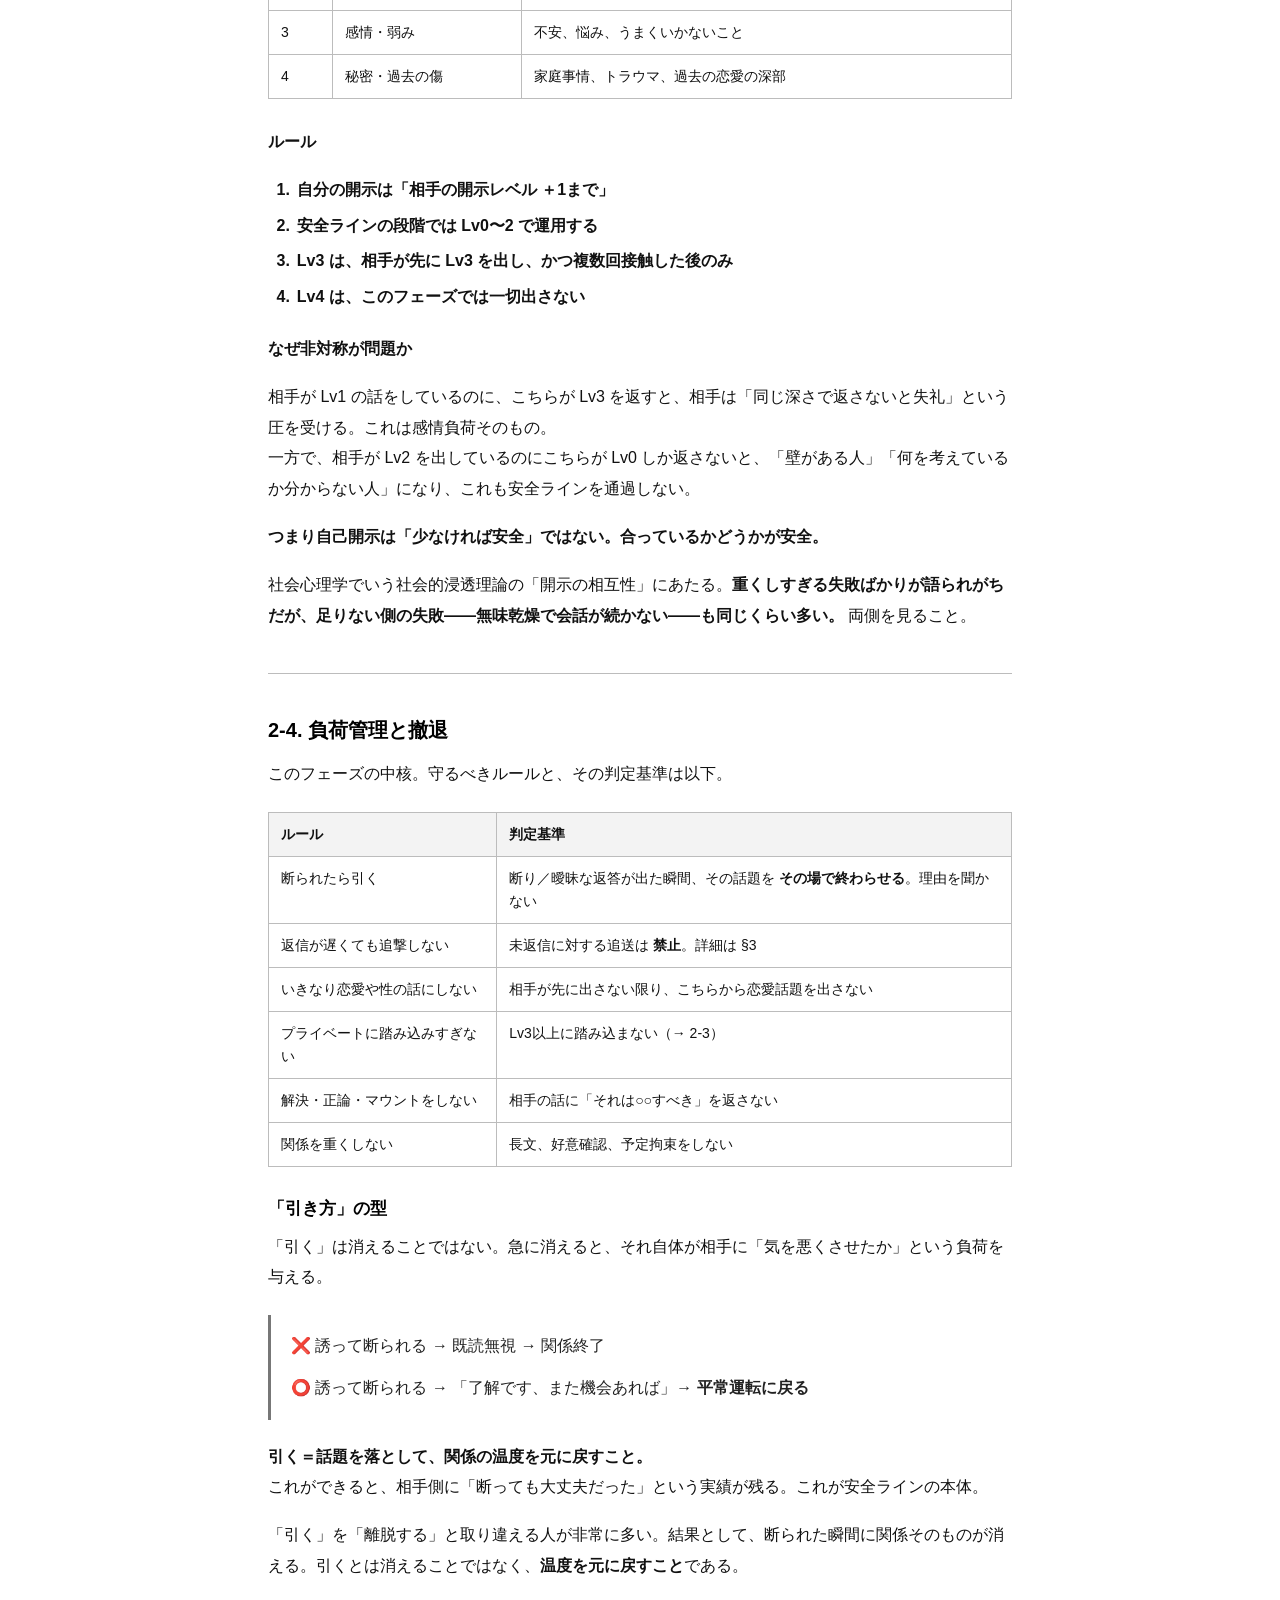
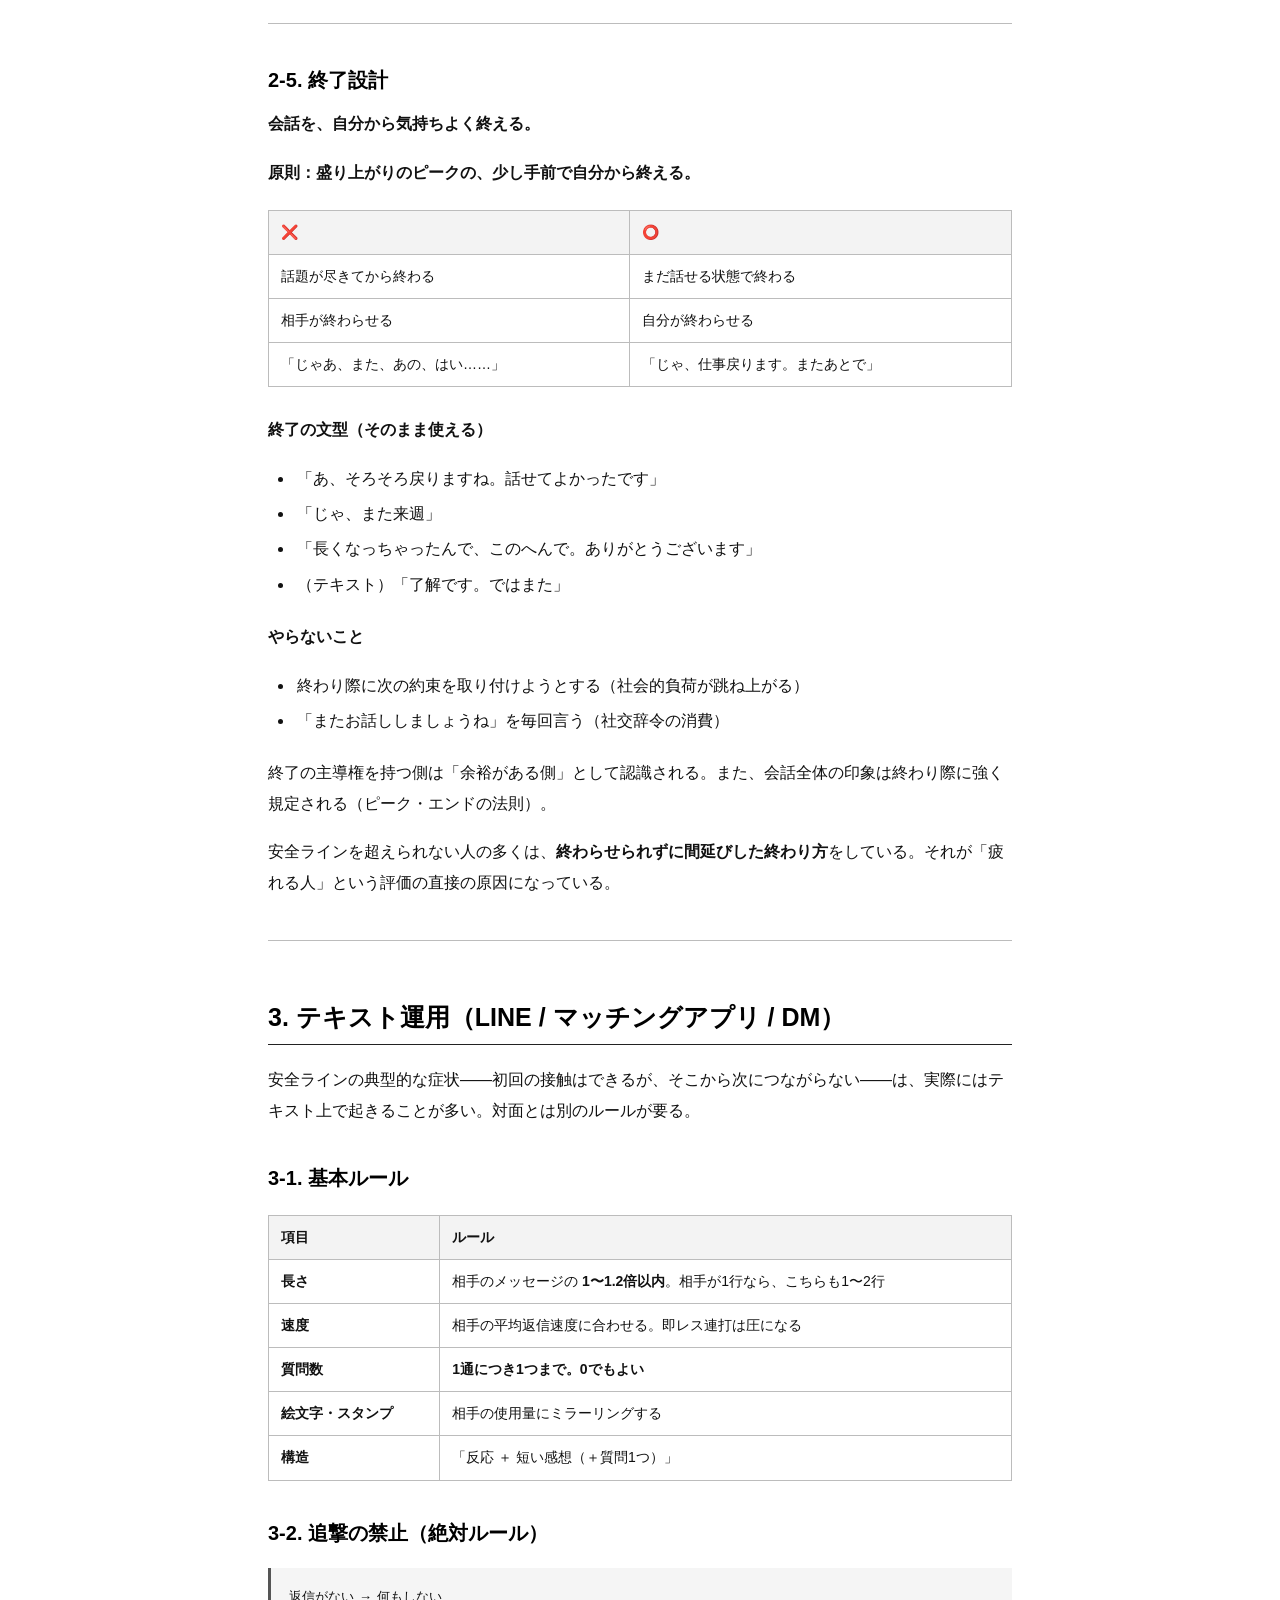
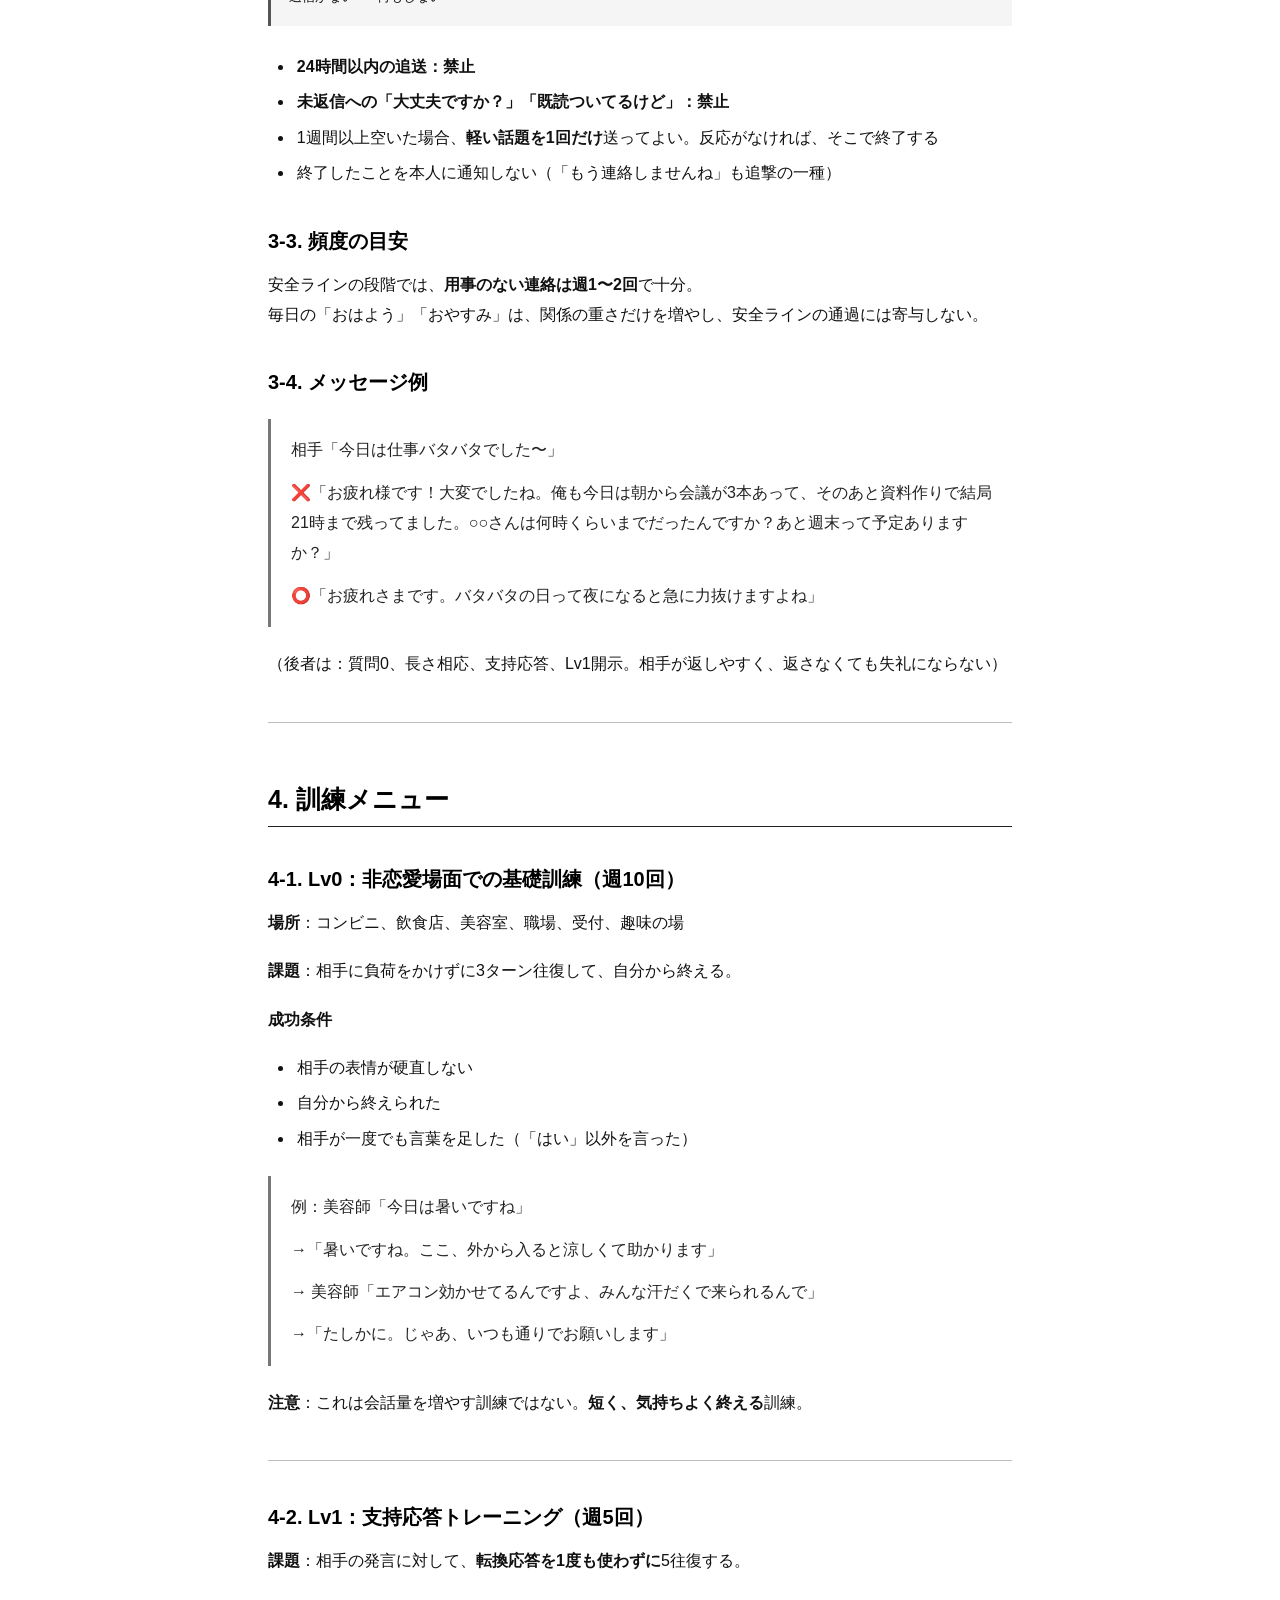
<file: materials/safety-manual.html>
<!doctype html>
<html lang="ja"><head><meta charset="UTF-8"><meta name="viewport" content="width=device-width, initial-scale=1.0"><meta name="description" content="安全ライン 訓練マニュアル"><title>安全ライン 訓練マニュアル</title><link rel="stylesheet" href="materials.css"></head>
<body><main class="document"><header class="cover"><p class="cover-kicker">PURCHASER MATERIAL</p><h1>安全ライン 訓練マニュアル</h1><p class="cover-subtitle">進化心理学ベースの恋愛4フェーズモデル / Phase 2</p></header><article class="content"><h2>0. このマニュアルの位置づけ</h2>
<h3>0-1. 対象者</h3>
<p>診断結果が <strong>「安全ライン」</strong> の男性。すなわち <strong>拒絶ライン通過・安全ライン未通過</strong>。</p>
<p>具体的な症状：</p>
<ul><li>接点は作れる。初回デート、初回の飲み、初回の会話までは到達する</li><li>しかし会話が自然に続かない</li><li>「次」につながらない</li><li>相手から話題が出てこない。自分が回している感覚がある</li><li>終わった後に「感触が悪くはなかったが、良くもなかった」</li></ul>
<h3>0-2. 目的</h3>
<p><strong>相手の心理が「この人とは普通に関われる」と感じる状態を作ること。</strong></p>
<p>これ以上でも以下でもない。</p>
<h3>0-3. 目的でないこと（重要）</h3>
<div class="table-wrap"><table><thead><tr><th>よくある誤解</th><th>実際</th></tr></thead><tbody><tr><td>好かれること</td><td>違う。<strong>負荷がないこと</strong></td></tr><tr><td>面白い人だと思われること</td><td>違う。<strong>疲れない人だと思われること</strong></td></tr><tr><td>距離を縮めること</td><td>違う。<strong>距離を詰めなくても関係が切れないこと</strong></td></tr><tr><td>恋愛対象になること</td><td>違う。それは次フェーズ（候補ライン）の課題</td></tr></tbody></table></div>
<p><strong>「好かれよう」とする努力は、このフェーズでは高確率で逆効果になる。</strong></p>
<p>好かれようとする行動——過剰な返信、長文、褒めすぎ、合わせすぎ、盛り上げすぎ——はすべて、相手側の処理コストを上げる。安全ラインで女性が測っているのは魅力ではなく「重くないか」であり、好意アピールは重さとして計上される。</p>
<hr>
<h2>1. 安全ラインの構造</h2>
<h3>1-1. 定義</h3>
<p>女性側が「恋愛やセックスは別として、この人とは普通に関われる」と判断している状態。</p>
<p>女性側が求めているもの：境界線、社会性、手軽さ、会話の自然さ、安心感。</p>
<h3>1-2. 失敗の中核原理：負荷と報酬の収支</h3>
<p>なぜ「会話が続かない」のかを、話題数や話術の問題として扱うと訓練できない。訓練可能な形に分解する。</p>
<p>会話が続くかどうかは、相手にとっての <strong>収支</strong> で決まる。</p>
<pre><code>継続 = 報酬 − 負荷 &gt; 0</code></pre>
<p><strong>負荷（コスト）</strong></p>
<ul><li>認知負荷：話を理解するのに頭を使う。長い。文脈が飛ぶ。専門的すぎる</li><li>感情負荷：気を遣う。フォローが必要。反応を期待されている。褒め返さないといけない</li><li>社会的負荷：断りにくい。関係が重くなりそう。周囲にどう見られるか</li><li>時間負荷：長い。切りづらい。終わらない</li></ul>
<p><strong>報酬（リターン）</strong></p>
<ul><li>気楽さ：考えずに話せる</li><li>承認：自分の話がちゃんと受け取られた感覚</li><li>情報・面白さ：知らないことが聞けた</li><li>感情の温度：少し笑った</li></ul>
<p><strong>安全ライン未通過の男の典型は、報酬を上げようとして負荷も同時に上げていること。</strong><br>面白い話をしようとする → 長くなる（時間負荷）。<br>仲良くなろうとする → 踏み込む（感情負荷）。<br>好意を示す → 断りにくくなる（社会的負荷）。</p>
<p>したがってこのフェーズの訓練は、<strong>報酬を上げる訓練ではなく、負荷を下げる訓練</strong>が主となる。<br>報酬は「負荷が十分低ければ、普通に話しているだけで自然発生する」。</p>
<p>以降に出てくる具体的なルール——30秒ルール、追撃禁止、質問は1つまで——は、すべてこの一点に還元される。暗記する必要はない。<strong>その行動が相手の負荷を上げるかどうか</strong>だけを見ればよい。</p>
<hr>
<h2>2. 習得すべき5つのスキル</h2>
<div class="table-wrap"><table><thead><tr><th>#</th><th>スキル</th><th>何を扱うか</th></tr></thead><tbody><tr><td>2-1</td><td>ターン運用（受け＋1手）</td><td>1ターンで何を出すかの選択</td></tr><tr><td>2-2</td><td>支持応答</td><td>話題を奪わないこと</td></tr><tr><td>2-3</td><td>自己開示の階層合わせ</td><td>自分の話をどの深さで出すか</td></tr><tr><td>2-4</td><td>負荷管理と撤退</td><td>圧をかけないこと、引くこと</td></tr><tr><td>2-5</td><td>終了設計</td><td>会話の終わらせ方</td></tr></tbody></table></div>
<hr>
<h3>2-1. ターン運用：受け ＋ 1手</h3>
<h4>手順ではなく、選択で覚える</h4>
<p>会話の運び方を「聞く → 質問する → 自分の話をする → 相手に戻す」という固定の手順として覚えると、うまくいかない。毎ターンに質問が入るので尋問になり、毎ターンに自分の話が入るので自分語りの比率が5割に達する。どちらもこのマニュアルの他のルールと正面から衝突する。</p>
<p>必要なのは <strong>手順の暗記</strong> ではなく <strong>選択の基準</strong> である。<br>そこで、順番ではなく <strong>「毎ターン必ず打つ1手」＋「手札から1枚だけ選ぶ」</strong> という形で運用する。</p>
<hr>
<h4>基本形</h4>
<pre><code>    ①受ける（必須・毎ターン・1〜2秒）
              ↓
    ②手札から1枚だけ出す
       ┌──────────────┬──────────────┬──────────────┐
       │  A 掘る       │  B 映す       │  C 出す       │
       │  評価層の質問 │  言い換え・共感│  自分の話(短) │
       └──────────────┴──────────────┴──────────────┘</code></pre>
<p><strong>鉄則：1ターンに1手だけ。2枚出さない。</strong></p>
<div class="table-wrap"><table><thead><tr><th>手</th><th>内容</th><th>例</th><th>分量</th></tr></thead><tbody><tr><td><strong>①受ける</strong></td><td>否定せず受け取る。<strong>必須</strong></td><td>「へえ」「あー」「いいですね」「なるほど」</td><td>1〜2秒</td></tr><tr><td><strong>A 掘る</strong></td><td>評価層の質問を1つ</td><td>「どうでした？」「一番よかったのは？」</td><td>3〜5秒</td></tr><tr><td><strong>B 映す</strong></td><td>相手の言葉を言い換えて返す</td><td>「朝の嵐山、静かなんですね」</td><td>3〜5秒</td></tr><tr><td><strong>C 出す</strong></td><td>自分の感想・体験を短く</td><td>「俺は昼に行って人に負けて帰りました」</td><td>10〜30秒</td></tr></tbody></table></div>
<h5>「B 映す」がなぜ独立した1枚なのか</h5>
<p>質問する（A）と自分の話をする（C）の2枚しか持っていない人は非常に多い。<br>だが実際の会話で最も安全かつ最も使用頻度が高いのは、<strong>質問もせず自分語りもしない手</strong>、つまり B である。</p>
<ul><li>相手に答える義務を課さない（＝社会的負荷ゼロ）</li><li>主語が相手のまま（＝支持応答）</li><li>それでも「聞いている」ことが伝わる（＝報酬が発生する）</li></ul>
<p><strong>「B 映す」が使えないことが、安全ライン未通過者の会話が尽きる最大の原因。</strong><br>手札が「質問」か「自分の話」の2枚しかないため、質問が尽きた瞬間に自分語りに転落する。</p>
<h5>もう1枚の必須札：S 振る（起点）</h5>
<p>A / B / C はすべて <strong>相手の発言に反応する手</strong> である。しかし実際の会話には、反応する対象が存在しないターンがある。</p>
<ul><li>会話の開始（自分から声をかける）</li><li>沈黙が落ちたとき</li><li>ひとつの話題が燃え尽きたとき</li></ul>
<p><strong>ここで出す手がないことが、「自分から話題を振れない」の正体。</strong><br>手札が A / B / C しかないと、この場面で必ず唐突な質問か唐突な自分語りに転落する。</p>
<p><strong>S 振る の3種</strong></p>
<div class="table-wrap"><table><thead><tr><th>型</th><th>内容</th><th>例</th></tr></thead><tbody><tr><td><strong>場</strong></td><td>いま目の前にあるものを拾う</td><td>「ここ、思ったより静かですね」「それ新しいやつですか」</td></tr><tr><td><strong>戻す</strong></td><td>会話の中で既に出た話題に戻る</td><td>「さっき言ってた○○、結局どうなったんですか」</td></tr><tr><td><strong>観察</strong></td><td>自分が気づいたことを短く言う。質問を付けない</td><td>「今日は人少ないですね」</td></tr></tbody></table></div>
<p><strong>S の3条件</strong></p>
<ol><li><strong>共有文脈から出す。</strong> その場にあるもの、既出の話題、共通の状況。文脈のない話題転換は「唐突さ」として負荷になる</li><li><strong>質問は付けないか、評価層を1つだけ。</strong> 「休みの日は何してるんですか」型の丸投げ質問は、相手に材料を探す作業を渡す</li><li><strong>乗らなかったら、粘らずに別の S に移る。</strong> または D 置く に切り替える</li></ol>
<p><strong>やってはいけない S</strong></p>
<div class="table-wrap"><table><thead><tr><th>❌</th><th>何が起きるか</th></tr></thead><tbody><tr><td>「休みの日って何してるんですか」</td><td>文脈なし・私生活・丸投げ。相手が答えを探す負荷を負う</td></tr><tr><td>「なんか喋ること無くなっちゃいましたね」</td><td>沈黙を話題化した瞬間、沈黙が問題になり、相手にフォロー義務が生じる</td></tr><tr><td>いきなり自分の近況を話し始める</td><td>受けも文脈もなく、聞く義務だけが発生する</td></tr><tr><td>相手の行動への言及（「いつもこの時間ですね」）</td><td>観察されている感覚が出る</td></tr></tbody></table></div>
<p>会話を「相手が話題を出す→自分が反応する」という形だけで捉えていると、この手はいつまでも身につかない。実際には <strong>会話の開始と、話題が切れた直後の1手</strong> が最も難易度が高く、最も失点している場所である。</p>
<hr>
<h5>5枚目：D 置く（そのままにしておく）</h5>
<p><strong>定義：自分のターンで、何も足さず、状況をそのままにしておくこと。</strong></p>
<p>「置く」は、物をそこに置いてそのままにする、の置く。<strong>相手に何かを期待していない状態</strong>を指す。</p>
<p>A・B・C・S はすべて「何かを出す」手である。D だけが <strong>「出さない」ことを選ぶ手</strong> になる。</p>
<p><strong>具体的な行為</strong></p>
<div class="table-wrap"><table><thead><tr><th>場面</th><th>D の実行</th></tr></thead><tbody><tr><td>相手が話し終えた</td><td>相槌だけ打って、次の言葉を足さない</td></tr><tr><td>沈黙が2〜3秒落ちた</td><td>埋めない。そのまま流す</td></tr><tr><td>相手がスマホを見ている／作業中</td><td>話しかけない</td></tr><tr><td>相手が去ろうとしている</td><td>引き止めず、黙って見送る</td></tr></tbody></table></div>
<p><strong>なぜ「待つ」ではないか</strong></p>
<p>「待つ」は、相手が何かしてくれることを <strong>期待している</strong> 状態を含む。期待はそれ自体が圧になる。<br>返信を待つ、話しかけてくれるのを待つ、反応を待つ──いずれも相手に「応える義務」を発生させる。それは <span class="section-ref">§1-2</span> で定義した負荷そのものである。</p>
<p><strong>D は期待しない手である。</strong> だから「置く」。</p>
<p><strong>なぜこれを「手札の1枚」として数えるか</strong></p>
<p>安全ライン未通過者は、沈黙を <strong>事故</strong> として扱う。だから埋めようとして、文脈のない質問や不要な自分語りを足す。それがそのまま負荷になる。</p>
<p><strong>沈黙は事故ではない。何も足さないことは、消極的な失敗ではなく、能動的な選択である。</strong><br>手札として数えないと「選べるもの」にならないため、独立した1枚にしている。</p>
<h5>D 置く と「止まる」の違い（最重要）</h5>
<p>同じ「黙っている」でも、この2つは別物である。ここを取り違えると D は使えない。</p>
<div class="table-wrap"><table><thead><tr><th></th><th>D 置く</th><th>❌ 止まる</th></tr></thead><tbody><tr><td>中身</td><td>出す手を持ったうえで、出さないことを選んでいる</td><td>出す手が思いつかず、固まっている</td></tr><tr><td>相手から見た姿</td><td>落ち着いている</td><td>気まずそうにしている</td></tr><tr><td>身体</td><td>姿勢が崩れない。相手のほうを向いている</td><td>目線が泳ぐ。スマホを触る</td></tr><tr><td>次の一手</td><td>相手が動けば受ける。動かなければ S に移る</td><td>何も起きない</td></tr></tbody></table></div>
<p><strong>判定基準：黙っている間、次に出す手が頭にあるか。</strong><br>あれば D。なければ止まっている。外形は同じでも、相手が受け取るものは逆になる。</p>
<h5>D の誤用</h5>
<ul><li><strong>相手が明確な合図を出しているのに動かない。</strong> 「そろそろ戻ります」「もうなくなっちゃった」に対する沈黙は、置いているのではなく反応していないだけ。ここは E 終える</li><li><strong>相手がわずかに開いた瞬間に置きに行く。</strong> 相手が動いたときは受ける。D は万能札ではない</li><li><strong>テキストでの無反応。</strong> 対面の沈黙は共有されるが、テキストの沈黙は片方にしか見えない。日程が決まった直後の無返信などは冷たさとして残る</li></ul>
<h5>使いどころ</h5>
<p>Lv1（易しい相手）ではほとんど出番がない。<strong>相手の反応が薄いとき、忙しいとき、沈黙が多いときに主力になる。</strong><br>2-1〜2-5 の他の手が安定してから訓練する。</p>
<hr>
<h4>手札の比率</h4>
<div class="table-wrap"><table><thead><tr><th>手</th><th>目安</th></tr></thead><tbody><tr><td>A 掘る</td><td>45%</td></tr><tr><td>B 映す</td><td>25%</td></tr><tr><td>C 出す</td><td>25%</td></tr><tr><td>S 振る</td><td>場面依存（開始・沈黙・話題切れの時のみ）</td></tr></tbody></table></div>
<p><strong>C が25%に収まると、<span class="section-ref">§2-2</span> の「転換応答率25%以下」が自動的に達成される。</strong><br>比率は暗記しなくてよい。<strong>「A → B → C の順に回す」だけで概ねこの比率になる。</strong></p>
<hr>
<h4>実例（修正版）</h4>
<blockquote><p>相手「先週、京都行ってきたんですよ」</p><p></p><p>①受け「あ、いいですね」</p><p><strong>A 掘る（評価層）</strong>「一番よかったの、どこでした？」</p><p></p><p>相手「嵐山かな。朝早く行ったら人がぜんぜんいなくて」</p><p></p><p>①受け「へえ」</p><p><strong>B 映す</strong>「朝の嵐山、そんな静かなんですね」</p><p></p><p>相手「そうそう、竹林も貸切みたいで」</p><p></p><p>①受け「いいな」</p><p><strong>C 出す</strong>「俺、昼に行って人の多さに負けて帰ったことあります」</p><p></p><p>相手「わかる、昼はもう無理ですよね（笑）」</p></blockquote>
<p><strong>この例のポイント</strong></p>
<ul><li>質問は <strong>最初の1回だけ</strong>。それでも会話は続いている</li><li>B と C は相手に返答義務を課さないが、相手が自分から話を足している</li><li>自分の発話は全て10秒以内</li></ul>
<hr>
<h4>事実層の扱い</h4>
<p>原則は評価層優先だが、事実層を完全に禁止すると会話の入口が作れない。実務ルールは以下。</p>
<blockquote><p><strong>事実層の質問は、1つの話題につき最大1回。入口としてのみ使う。</strong></p><p>2回目以降は評価層か、B 映す に切り替える。</p></blockquote>
<div class="table-wrap"><table><thead><tr><th>❌ 事実層の連打</th><th>⭕ 事実層1回＋評価層</th></tr></thead><tbody><tr><td>「どこ行ったんですか」</td><td>「どこ行ったんですか」</td></tr><tr><td>「誰と行ったんですか」</td><td>「へえ、どうでした？」</td></tr><tr><td>「何日くらい？」</td><td>「（映す）そこ、けっこう歩きますよね」</td></tr><tr><td>「泊まりですか？」</td><td>「（出す）俺も一度行って──」</td></tr></tbody></table></div>
<h5>掘り方の3層</h5>
<div class="table-wrap"><table><thead><tr><th>層</th><th>質問</th><th>性質</th><th>使用</th></tr></thead><tbody><tr><td>事実層</td><td>どこ／いつ／誰と／何を</td><td>情報は取れるが相手に報酬が出ない</td><td>話題ごとに1回まで</td></tr><tr><td><strong>評価層</strong></td><td><strong>どうだった／一番よかったのは／どこが好き</strong></td><td><strong>負荷が低く、相手の温度が出る</strong></td><td><strong>主力</strong></td></tr><tr><td>背景層</td><td>なんでそれを／どういう経緯で</td><td>相手に説明責任を負わせる</td><td>関係が温まってから</td></tr></tbody></table></div>
<p>理由：事実層は情報を取るだけで相手に報酬が発生しない。背景層は説明義務を課す（＝認知負荷）。評価層は相手が「自分の感覚」を話せるため、報酬が発生しやすく負荷が低い。<br>「会話が尽きる」男の大半は、事実層だけで質問を繰り返している。</p>
<hr>
<h4>訓練上の禁止事項</h4>
<ul><li>1ターンに2手以上出さない（例：質問しながら自分の話もする）</li><li>A（質問）を2連続で使わない</li><li>C を30秒超えさせない</li><li>C で自分の話が主役になったら失敗（→ 2-2）</li><li>①受け を飛ばさない（いきなり質問・いきなり自分の話は圧になる）</li></ul>
<hr>
<h3>2-2. 支持応答：話題を奪わない</h3>
<p>「自分語りにすぐ持っていかない」を、判定できる形にする。</p>
<p>相手の発言に対する応答は2種類しかない。</p>
<div class="table-wrap"><table><thead><tr><th>種類</th><th>定義</th><th>例</th></tr></thead><tbody><tr><td><strong>支持応答</strong></td><td>主語が相手のまま</td><td>「なんで始めたの？」「それどうなったの？」</td></tr><tr><td><strong>転換応答</strong></td><td>主語が自分に移る</td><td>「俺も昔やってて、そのときは──」</td></tr></tbody></table></div>
<p><strong>実例</strong></p>
<blockquote><p>相手「最近ジム行き始めたんですよ」</p><p></p><p>❌ 転換応答：「あ、俺も昔やってました。ベンチ100kg上がるようになって、それで──」</p><p>⭕ 支持応答：「へえ、なんで始めたんですか」</p></blockquote>
<p><strong>訓練ルール：支持応答と転換応答の比率を 3:1 に保つ。</strong></p>
<p>転換応答が悪いのではない。<strong>ゼロだと相手ばかり話して不公平になり、相手側の負荷が上がる。</strong><br>比率の問題であり、多くの人間は無自覚に転換応答が過多になる。</p>
<p>この区別は、社会学者チャールズ・ダーバーの会話分析（conversational narcissism）に対応する。会話が続かない原因を「話題がない」ではなく「話題を奪っている」として特定できると、直すべき場所がはっきりする。</p>
<p><strong>自己チェック法</strong><br>録音して、自分が発言した回数のうち「主語が自分だったターン」を数える。25%を超えていたら過多。</p>
<hr>
<h3>2-3. 自己開示の階層合わせ</h3>
<p>自分の話を「どの深さで」出すかを、階層として扱う。</p>
<div class="table-wrap"><table><thead><tr><th>Lv</th><th>内容</th><th>例</th></tr></thead><tbody><tr><td>0</td><td>事実情報</td><td>住んでいる場所、仕事、出身</td></tr><tr><td>1</td><td>好み・習慣</td><td>休日の過ごし方、好きな食べ物、よく見るもの</td></tr><tr><td>2</td><td>意見・価値観</td><td>仕事に対する考え、良いと思うもの</td></tr><tr><td>3</td><td>感情・弱み</td><td>不安、悩み、うまくいかないこと</td></tr><tr><td>4</td><td>秘密・過去の傷</td><td>家庭事情、トラウマ、過去の恋愛の深部</td></tr></tbody></table></div>
<p><strong>ルール</strong></p>
<ol><li><strong>自分の開示は「相手の開示レベル ＋1まで」</strong></li><li><strong>安全ラインの段階では Lv0〜2 で運用する</strong></li><li><strong>Lv3 は、相手が先に Lv3 を出し、かつ複数回接触した後のみ</strong></li><li><strong>Lv4 は、このフェーズでは一切出さない</strong></li></ol>
<p><strong>なぜ非対称が問題か</strong></p>
<p>相手が Lv1 の話をしているのに、こちらが Lv3 を返すと、相手は「同じ深さで返さないと失礼」という圧を受ける。これは感情負荷そのもの。<br>一方で、相手が Lv2 を出しているのにこちらが Lv0 しか返さないと、「壁がある人」「何を考えているか分からない人」になり、これも安全ラインを通過しない。</p>
<p><strong>つまり自己開示は「少なければ安全」ではない。合っているかどうかが安全。</strong></p>
<p>社会心理学でいう社会的浸透理論の「開示の相互性」にあたる。<strong>重くしすぎる失敗ばかりが語られがちだが、足りない側の失敗——無味乾燥で会話が続かない——も同じくらい多い。</strong> 両側を見ること。</p>
<hr>
<h3>2-4. 負荷管理と撤退</h3>
<p>このフェーズの中核。守るべきルールと、その判定基準は以下。</p>
<div class="table-wrap"><table><thead><tr><th>ルール</th><th>判定基準</th></tr></thead><tbody><tr><td>断られたら引く</td><td>断り／曖昧な返答が出た瞬間、その話題を <strong>その場で終わらせる</strong>。理由を聞かない</td></tr><tr><td>返信が遅くても追撃しない</td><td>未返信に対する追送は <strong>禁止</strong>。詳細は <span class="section-ref">§3</span></td></tr><tr><td>いきなり恋愛や性の話にしない</td><td>相手が先に出さない限り、こちらから恋愛話題を出さない</td></tr><tr><td>プライベートに踏み込みすぎない</td><td>Lv3以上に踏み込まない（→ 2-3）</td></tr><tr><td>解決・正論・マウントをしない</td><td>相手の話に「それは○○すべき」を返さない</td></tr><tr><td>関係を重くしない</td><td>長文、好意確認、予定拘束をしない</td></tr></tbody></table></div>
<h4>「引き方」の型</h4>
<p>「引く」は消えることではない。急に消えると、それ自体が相手に「気を悪くさせたか」という負荷を与える。</p>
<blockquote><p>❌ 誘って断られる → 既読無視 → 関係終了</p><p>⭕ 誘って断られる → 「了解です、また機会あれば」→ <strong>平常運転に戻る</strong></p></blockquote>
<p><strong>引く＝話題を落として、関係の温度を元に戻すこと。</strong><br>これができると、相手側に「断っても大丈夫だった」という実績が残る。これが安全ラインの本体。</p>
<p>「引く」を「離脱する」と取り違える人が非常に多い。結果として、断られた瞬間に関係そのものが消える。引くとは消えることではなく、<strong>温度を元に戻すこと</strong>である。</p>
<hr>
<h3>2-5. 終了設計</h3>
<p><strong>会話を、自分から気持ちよく終える。</strong></p>
<p><strong>原則：盛り上がりのピークの、少し手前で自分から終える。</strong></p>
<div class="table-wrap"><table><thead><tr><th>❌</th><th>⭕</th></tr></thead><tbody><tr><td>話題が尽きてから終わる</td><td>まだ話せる状態で終わる</td></tr><tr><td>相手が終わらせる</td><td>自分が終わらせる</td></tr><tr><td>「じゃあ、また、あの、はい……」</td><td>「じゃ、仕事戻ります。またあとで」</td></tr></tbody></table></div>
<p><strong>終了の文型（そのまま使える）</strong></p>
<ul><li>「あ、そろそろ戻りますね。話せてよかったです」</li><li>「じゃ、また来週」</li><li>「長くなっちゃったんで、このへんで。ありがとうございます」</li><li>（テキスト）「了解です。ではまた」</li></ul>
<p><strong>やらないこと</strong></p>
<ul><li>終わり際に次の約束を取り付けようとする（社会的負荷が跳ね上がる）</li><li>「またお話ししましょうね」を毎回言う（社交辞令の消費）</li></ul>
<p>終了の主導権を持つ側は「余裕がある側」として認識される。また、会話全体の印象は終わり際に強く規定される（ピーク・エンドの法則）。</p>
<p>安全ラインを超えられない人の多くは、<strong>終わらせられずに間延びした終わり方</strong>をしている。それが「疲れる人」という評価の直接の原因になっている。</p>
<hr>
<h2>3. テキスト運用（LINE / マッチングアプリ / DM）</h2>
<p>安全ラインの典型的な症状——初回の接触はできるが、そこから次につながらない——は、実際にはテキスト上で起きることが多い。対面とは別のルールが要る。</p>
<h3>3-1. 基本ルール</h3>
<div class="table-wrap"><table><thead><tr><th>項目</th><th>ルール</th></tr></thead><tbody><tr><td><strong>長さ</strong></td><td>相手のメッセージの <strong>1〜1.2倍以内</strong>。相手が1行なら、こちらも1〜2行</td></tr><tr><td><strong>速度</strong></td><td>相手の平均返信速度に合わせる。即レス連打は圧になる</td></tr><tr><td><strong>質問数</strong></td><td><strong>1通につき1つまで。0でもよい</strong></td></tr><tr><td><strong>絵文字・スタンプ</strong></td><td>相手の使用量にミラーリングする</td></tr><tr><td><strong>構造</strong></td><td>「反応 ＋ 短い感想（＋質問1つ）」</td></tr></tbody></table></div>
<h3>3-2. 追撃の禁止（絶対ルール）</h3>
<pre><code>返信がない → 何もしない</code></pre>
<ul><li><strong>24時間以内の追送：禁止</strong></li><li><strong>未返信への「大丈夫ですか？」「既読ついてるけど」：禁止</strong></li><li>1週間以上空いた場合、<strong>軽い話題を1回だけ</strong>送ってよい。反応がなければ、そこで終了する</li><li>終了したことを本人に通知しない（「もう連絡しませんね」も追撃の一種）</li></ul>
<h3>3-3. 頻度の目安</h3>
<p>安全ラインの段階では、<strong>用事のない連絡は週1〜2回</strong>で十分。<br>毎日の「おはよう」「おやすみ」は、関係の重さだけを増やし、安全ラインの通過には寄与しない。</p>
<h3>3-4. メッセージ例</h3>
<blockquote><p>相手「今日は仕事バタバタでした〜」</p><p></p><p>❌「お疲れ様です！大変でしたね。俺も今日は朝から会議が3本あって、そのあと資料作りで結局21時まで残ってました。○○さんは何時くらいまでだったんですか？あと週末って予定ありますか？」</p><p></p><p>⭕「お疲れさまです。バタバタの日って夜になると急に力抜けますよね」</p></blockquote>
<p>（後者は：質問0、長さ相応、支持応答、Lv1開示。相手が返しやすく、返さなくても失礼にならない）</p>
<hr>
<h2>4. 訓練メニュー</h2>
<h3>4-1. Lv0：非恋愛場面での基礎訓練（週10回）</h3>
<p><strong>場所</strong>：コンビニ、飲食店、美容室、職場、受付、趣味の場</p>
<p><strong>課題</strong>：相手に負荷をかけずに3ターン往復して、自分から終える。</p>
<p><strong>成功条件</strong></p>
<ul><li>相手の表情が硬直しない</li><li>自分から終えられた</li><li>相手が一度でも言葉を足した（「はい」以外を言った）</li></ul>
<blockquote><p>例：美容師「今日は暑いですね」</p><p>→「暑いですね。ここ、外から入ると涼しくて助かります」</p><p>→ 美容師「エアコン効かせてるんですよ、みんな汗だくで来られるんで」</p><p>→「たしかに。じゃあ、いつも通りでお願いします」</p></blockquote>
<p><strong>注意</strong>：これは会話量を増やす訓練ではない。<strong>短く、気持ちよく終える</strong>訓練。</p>
<hr>
<h3>4-2. Lv1：支持応答トレーニング（週5回）</h3>
<p><strong>課題</strong>：相手の発言に対して、<strong>転換応答を1度も使わずに</strong>5往復する。</p>
<p><strong>やり方</strong></p>
<ol><li>相手が話し始めたら、頭の中で「主語は相手」と唱える</li><li>自分の体験を言いたくなったら、<strong>一度だけ我慢して「B 映す」に置き換える</strong></li><li>我慢した回数をその日メモする</li></ol>
<p><strong>「B 映す」置き換えドリル</strong><br>自分語りが出そうになったら、次の文型に変換する。</p>
<div class="table-wrap"><table><thead><tr><th>言いたくなったこと</th><th>映すに変換</th></tr></thead><tbody><tr><td>「俺も○○やってて──」</td><td>「○○やってるんですね」</td></tr><tr><td>「それ知ってます、あれって──」</td><td>「あれ、けっこう好き嫌い分かれますよね」</td></tr><tr><td>「俺だったら○○するな」</td><td>「そこ、迷いますよね」</td></tr></tbody></table></div>
<p><strong>成功条件</strong>：5往復して、相手が新しい話題を1つ出した。</p>
<p>【追加：この訓練の意味】<br>「言いたいことを我慢する」訓練ではなく、「言いたくなった瞬間を自覚する」訓練。自覚できれば制御できる。</p>
<hr>
<h3>4-3. Lv2：30秒圧縮トレーニング（毎日1回・1人でできる）</h3>
<p><strong>課題</strong>：自分の体験を <strong>30秒以内</strong> で話せる形に圧縮する。</p>
<p><strong>やり方</strong></p>
<ol><li>話したいエピソードを1つ選ぶ</li><li>スマホで録音しながら話す</li><li>30秒を超えたら、超えた分を削って録り直す</li><li>「オチ」ではなく「感想」で終わる形にする</li></ol>
<p><strong>削る対象</strong>（優先順）</p>
<ol><li>前提説明・経緯（「そもそもこれって──」）</li><li>登場人物の説明</li><li>時系列の正確さ</li><li>数字・固有名詞</li></ol>
<p><strong>残す対象</strong></p>
<ul><li>何が起きたか（1文）</li><li>どう感じたか（1文）</li></ul>
<p>自分語りで失敗している人は、<strong>話の内容が悪いのではなく、構造が長い</strong>。前提から順に説明する癖を、結論と感情だけ残す形に変える。それだけで相手の負荷は大きく下がる。</p>
<hr>
<h3>4-4. Lv3：自己開示の階層合わせ（週3回）</h3>
<p><strong>課題</strong>：相手の開示レベルを判定し、+1以内で返す。</p>
<p><strong>やり方</strong></p>
<ol><li>会話中、相手の発言が Lv0〜4 のどれかを判定する</li><li>自分の返答レベルを意識的に選ぶ</li><li>会話後、記録シートに「相手Lv／自分Lv」を書く</li></ol>
<p><strong>成功条件</strong>：全ターンで「自分Lv ≦ 相手Lv ＋1」。</p>
<hr>
<h3>4-5. Lv4：終了設計トレーニング（週5回）</h3>
<p><strong>課題</strong>：会話を <strong>自分から</strong> 終える。</p>
<p><strong>成功条件</strong></p>
<ul><li>まだ話せる状態で終えた</li><li>終了に3秒以上かからなかった</li><li>次の約束を取り付けようとしなかった</li></ul>
<hr>
<h3>4-6. Lv5：短時間接触（週1回〜）</h3>
<p><strong>課題</strong>：1対1、または少人数で <strong>30〜90分</strong> の接触を持ち、「また会ってもいい」を残す。</p>
<p><strong>設計</strong></p>
<ul><li>時間を <strong>先に区切る</strong>：「1時間くらいで」「夕方まで」</li><li>逃げ道を残す：「合わなかったら早めに解散でいいです」</li><li>終了を自分から宣言する</li></ul>
<p><strong>成功条件（ここが重要）</strong></p>
<p>安全ラインの段階では、<strong>「楽しかった」を目指さない。</strong><br>目指すのは <strong>「別に嫌じゃなかった」「疲れなかった」</strong>。</p>
<ul><li>❌ 盛り上げようとして疲れさせる</li><li>⭕ 何も起きないが、相手が「またでもいいですよ」と言える状態</li></ul>
<p>この段階で「デートを成功させよう」とすると、ほぼ確実に次のフェーズの技術（誘導、押し、緊張感）に手を出すことになり、安全ラインを踏み外す。<strong>順序を守る。</strong></p>
<hr>
<h2>5. 8週間プログラム</h2>
<div class="table-wrap"><table><thead><tr><th>週</th><th>重点</th><th>日課</th><th>週次課題</th></tr></thead><tbody><tr><td>1</td><td>現状把握</td><td>会話の録音・記録開始</td><td>Lv0 ×10</td></tr><tr><td>2</td><td>短くする</td><td>Lv2 30秒圧縮 ×毎日</td><td>Lv0 ×10</td></tr><tr><td>3</td><td>奪わない</td><td>Lv1 支持応答</td><td>Lv1 ×5</td></tr><tr><td>4</td><td>奪わない</td><td>Lv1 継続＋比率計測</td><td>Lv1 ×5</td></tr><tr><td>5</td><td>終わらせる</td><td>Lv4 終了設計</td><td>Lv4 ×5</td></tr><tr><td>6</td><td>深さを合わせる</td><td>Lv3 階層合わせ</td><td>Lv3 ×3</td></tr><tr><td>7</td><td>テキスト</td><td><span class="section-ref">§3</span>ルールで運用</td><td>追撃0を維持</td></tr><tr><td>8</td><td>統合</td><td>全項目</td><td>Lv5 ×1〜2</td></tr></tbody></table></div>
<p><strong>8週で判定できないなら、記録が足りていない。</strong> 感覚ではなく <span class="section-ref">§6</span> の数値で判定する。</p>
<hr>
<h2>6. 計測指標（KPI）</h2>
<p>「安全ラインを超えたかどうか」を主観で判定させない。以下を記録する。</p>
<div class="table-wrap"><table><thead><tr><th>指標</th><th>定義</th><th>目標</th></tr></thead><tbody><tr><td><strong>相手発話比率</strong></td><td>会話時間のうち相手が話した割合</td><td>50〜65%</td></tr><tr><td><strong>転換応答率</strong></td><td>自分の発言のうち主語が自分だったもの</td><td>25%以下</td></tr><tr><td><strong>相手発の新規話題数</strong></td><td>1回の会話で相手から出た話題の数</td><td>2つ以上</td></tr><tr><td><strong>質問返し率</strong></td><td>自分の発話に相手が質問で返した割合</td><td>30%以上</td></tr><tr><td><strong>自分終了率</strong></td><td>会話を自分から終えた割合</td><td>70%以上</td></tr><tr><td><strong>手札 C 比率</strong></td><td>自分のターンのうち「C 出す」だった割合</td><td>25%前後</td></tr><tr><td><strong>手札 B 比率</strong></td><td>自分のターンのうち「B 映す」だった割合</td><td>20%以上</td></tr><tr><td><strong>30秒超過回数</strong></td><td>自分の連続発話が30秒を超えた回数</td><td>0</td></tr><tr><td><strong>追撃回数</strong></td><td>未返信への追送、断られた後の再要求</td><td><strong>0（絶対）</strong></td></tr></tbody></table></div>
<p><strong>記録シート（1接触につき1行）</strong></p>
<pre><code>日付 / 相手 / 場面 / 所要時間 /
相手発話比率 / 手札内訳（A○回・B○回・C○回） / 相手発の話題数 /
自分から終えたか（Y/N） / 30秒超過回数 / 追撃（Y/N） /
気づき（1行）</code></pre>
<p>このフェーズの失敗は自覚しにくい。<strong>相手が礼儀正しく対応してくれるので、失敗しても表面上は会話が成立して見える。</strong> 数値化しないと、同じ失敗を何年でも繰り返すことになる。</p>
<hr>
<h2>7. NGリスト（負荷を発生させる具体行動）</h2>
<div class="table-wrap"><table><thead><tr><th>行動</th><th>発生する負荷</th></tr></thead><tbody><tr><td>質問を連続で3つ以上する</td><td>認知＋感情（尋問）</td></tr><tr><td>相手の話に自分の話を被せる</td><td>感情（聞かれていない）</td></tr><tr><td>長文を送る</td><td>認知＋時間</td></tr><tr><td>未返信に追送する</td><td>社会的（逃げ場がない）</td></tr><tr><td>好意をほのめかす</td><td>社会的（断る責任が発生）</td></tr><tr><td>相手の悩みに解決策を出す</td><td>感情（否定された感覚）</td></tr><tr><td>相手の発言を訂正する</td><td>感情</td></tr><tr><td>自虐を繰り返す</td><td>感情（フォロー義務）</td></tr><tr><td>外見を褒める</td><td>社会的（返答に困る）</td></tr><tr><td>予定を確定させようとする</td><td>社会的＋時間</td></tr><tr><td>沈黙を埋めようとして喋る</td><td>認知＋時間</td></tr><tr><td>毎日連絡する</td><td>時間＋社会的</td></tr></tbody></table></div>
<p><strong>褒め方</strong>——外見ではなく、選択・センス・行動を軽く褒める。</p>
<div class="table-wrap"><table><thead><tr><th>❌ 外見</th><th>⭕ 選択・行動</th></tr></thead><tbody><tr><td>「かわいいですね」</td><td>「その色いいですね」</td></tr><tr><td>「スタイルいいですね」</td><td>「そういうの選ぶの、センスありますね」</td></tr><tr><td>「綺麗な字ですね」（外見寄り）</td><td>「早いですね、それ」</td></tr></tbody></table></div>
<p><strong>褒めは1回の会話につき最大1つ。</strong> 連発すると「機嫌をとってくる人」になり、社会的負荷に転じる。</p>
<hr>
<h2>8. 通過判定チェックリスト</h2>
<p><strong>複数の女性・複数の場面で、以下が観測されるか。</strong></p>
<ul><li class="check-item"><span class="check-box"></span>女性が質問を返してくる</li><li class="check-item"><span class="check-box"></span>雑談が自然に続く（自分が回さなくても続く）</li><li class="check-item"><span class="check-box"></span>笑顔が出る</li><li class="check-item"><span class="check-box"></span>相手から話題を出してくる</li><li class="check-item"><span class="check-box"></span>グループ内で近くにいても避けられない</li><li class="check-item"><span class="check-box"></span>SNSで普通につながれる</li><li class="check-item"><span class="check-box"></span>軽い相談やお願いをされる</li><li class="check-item"><span class="check-box"></span>冗談を言っても空気が壊れない</li><li class="check-item"><span class="check-box"></span>断られた後も、関係の温度が元に戻る</li><li class="check-item"><span class="check-box"></span>自分から連絡しなくても、相手から連絡が来ることがある</li></ul>
<p><strong>7個以上 × 3人以上 で観測されたら、安全ライン通過とみなす。</strong></p>
<h3>重要な注意</h3>
<p><strong>これは恋愛サインではない。</strong><br>ここを恋愛サインと誤読して告白・口説きに動くのが、安全ライン通過者の最大の失敗。<br>上記はすべて「人として安全」の指標であって、「男として見られている」の指標ではない。</p>
<hr>
<h2>9. 卒業条件と、居座りの危険</h2>
<h3>9-1. 卒業条件</h3>
<ol><li><span class="section-ref">§8</span> のチェックリストが 7/10 以上 × 3人以上</li><li><span class="section-ref">§6</span> の KPI が全項目で目標圏内</li><li>追撃回数が <strong>4週連続で0</strong></li></ol>
<h3>9-2. 居座りの危険</h3>
<p>安全ラインで止まると <strong>「いい人」「話しやすい人」「相談相手」「便利な人」</strong> で終わる。</p>
<p><strong>このフェーズの訓練には期限を設けること。目安は3〜6ヶ月。</strong></p>
<p>理由：安全ラインの技術は「引く」「合わせる」「負荷を下げる」という <strong>減算の技術</strong> である。これを長期間続けると、無害化が完成してしまう。次フェーズ（候補ライン）で必要なのは <strong>加算の技術</strong>（主体性、身体性、提案、軽い緊張感）であり、方向が逆になる。</p>
<p><strong>判定：安全ライン通過が確認できたら、直ちに候補ラインの訓練に移行する。安全ラインの訓練を「もっと完璧にしよう」としない。</strong></p>
<hr>
<h2>付録A. 症状別の処方</h2>
<div class="table-wrap"><table><thead><tr><th>症状</th><th>主原因</th><th>処方</th></tr></thead><tbody><tr><td>会話が3往復で止まる</td><td>事実層の質問しかしていない</td><td><span class="section-ref">§2-1</span>「掘り方の3層」→ 評価層</td></tr><tr><td>質問が尽きると沈黙する</td><td>手札が A（質問）1枚しかない</td><td><span class="section-ref">§2-1</span>「B 映す」を訓練する</td></tr><tr><td>自分から話しかけられない</td><td>起点の手を持っていない</td><td><span class="section-ref">§2-1</span>「S 振る」の3種を型で覚える</td></tr><tr><td>沈黙が落ちると焦って失点する</td><td>沈黙を埋めようとしている</td><td><span class="section-ref">§2-1</span>「D 置く」／「S 戻す」</td></tr><tr><td>黙ると気まずくなる</td><td>「置く」ではなく「止まって」いる</td><td><span class="section-ref">§2-1</span>「D 置く と止まるの違い」</td></tr><tr><td>自分ばかり喋っている</td><td>転換応答過多。手札が A と C しかない</td><td><span class="section-ref">§2-1</span>「B 映す」、<span class="section-ref">§4-2</span> Lv1</td></tr><tr><td>相手が話すが自分が何も返せない</td><td>自己開示が Lv0 で止まっている</td><td><span class="section-ref">§2-3</span>、開示レベルを上げる</td></tr><tr><td>会話は続くが次がない</td><td>終わり方が悪い／重い</td><td><span class="section-ref">§2-5</span>、<span class="section-ref">§3</span></td></tr><tr><td>既読スルーされる</td><td>長文・質問過多・追撃</td><td><span class="section-ref">§3-1</span>、<span class="section-ref">§3-2</span></td></tr><tr><td>デートは行けるが2回目がない</td><td>Lv5 で盛り上げようとしている</td><td><span class="section-ref">§4-6</span>、目標を「疲れさせない」に戻す</td></tr><tr><td>相談役になっている</td><td>解決策を出している／開示が非対称</td><td><span class="section-ref">§7</span>、<span class="section-ref">§2-3</span></td></tr><tr><td>断られると関係が消える</td><td>「引く」を「離脱」と誤解</td><td><span class="section-ref">§2-4</span>「引き方の型」</td></tr></tbody></table></div>
<h2>付録B. 1週間の最小実行セット</h2>
<p>時間がない場合、これだけやる。</p>
<ol><li><strong>毎日</strong>：自分の話を30秒以内に収める（意識するだけでよい）</li><li><strong>毎日</strong>：会話を1回、自分から終える</li><li><strong>毎回</strong>：質問は1つずつ</li><li><strong>常時</strong>：追撃しない</li><li><strong>週末</strong>：記録シートを見返して、転換応答の回数だけ数える</li></ol></article></main></body></html>
</file>
<file: program-home/style.css>
:root { --ink:#18211f; --muted:#66716d; --line:#dce3df; --ground:#f6f7f5; --paper:#fff; --accent:#176b58; --accent-dark:#0f4d3f; --limited:#183f4d; --limited-pale:#e9f1f1; }
* { box-sizing:border-box; }
body { margin:0; background:var(--ground); color:var(--ink); font-family:-apple-system,BlinkMacSystemFont,"Hiragino Kaku Gothic ProN","Yu Gothic",Meiryo,sans-serif; font-size:16px; line-height:1.8; }
.container { width:min(1080px, calc(100% - 40px)); margin:0 auto; }
.site-header { background:var(--ink); color:#fff; padding:70px 0 64px; }
.eyebrow,.section-label,.step,.bonus-badge,.note-label { margin:0; font-size:12px; font-weight:700; letter-spacing:.1em; line-height:1.5; }
.eyebrow { color:#a9d2c5; }
h1,h2,h3 { margin:0; font-weight:700; letter-spacing:.02em; line-height:1.35; }
h1 { margin-top:12px; font-size:clamp(29px,4.4vw,46px); }
.header-lead { margin:18px 0 0; color:#d7e1dd; font-size:17px; }
.intro { display:flex; gap:80px; align-items:center; padding:44px 0; border-bottom:1px solid var(--line); }
.intro > div { min-width:180px; }
.section-label { color:var(--accent); }
h2 { font-size:28px; margin-top:4px; }
.intro p:last-child,.section-heading > p:last-child { margin:12px 0 0; color:var(--muted); }
.intro p:last-child { max-width:650px; }
.section { padding:68px 0; }
.section-heading { margin-bottom:28px; }
.card-grid { display:grid; gap:20px; }
.program-grid { grid-template-columns:repeat(2,1fr); }
.bonus-grid { grid-template-columns:repeat(auto-fit,minmax(280px,1fr)); }
.card { background:var(--paper); border:1px solid var(--line); border-radius:12px; padding:30px; box-shadow:0 2px 8px rgba(23,41,34,.04); }
.card-topline { display:flex; justify-content:space-between; gap:16px; align-items:center; }
.step { color:var(--accent); }
.format { border:1px solid #cad5d0; border-radius:999px; padding:3px 9px; color:var(--muted); font-size:11px; font-weight:700; letter-spacing:.06em; line-height:1.4; white-space:nowrap; }
h3 { font-size:23px; margin-top:20px; }
.card > p { margin:12px 0 26px; color:var(--muted); }
.button { display:inline-flex; justify-content:center; align-items:center; min-height:48px; padding:10px 20px; border-radius:7px; background:var(--accent); color:#fff; font-weight:700; line-height:1.5; text-decoration:none; transition:background .15s ease; }
.button:hover { background:var(--accent-dark); }
.limited-section { background:var(--limited-pale); padding:68px 0; }
.limited-heading .section-label { color:#276273; }
.simulator-card { border-color:#aabfc2; background:var(--limited); color:#fff; padding:34px; }
.simulator-content { display:flex; justify-content:space-between; gap:35px; align-items:end; }
.bonus-badge { color:#d3ea9c; }
.simulator-card .format { color:#d8e4e3; border-color:#537681; }
.simulator-card h3 { font-size:27px; }
.simulator-card p { margin:12px 0 0; color:#e2eded; }
.button-light { flex:0 0 auto; background:#fff; color:var(--limited); }
.button-light:hover { background:#e7f0ee; }
.deadline-notes { display:grid; grid-template-columns:1fr 1fr; gap:0; margin-top:32px; border-top:1px solid #50717a; }
.deadline-notes > div { padding:20px 22px 0 0; }
.deadline-notes > div + div { padding-left:25px; border-left:1px solid #50717a; }
.note-label { color:#b4d1d1; }
.deadline-notes p { font-size:14px; line-height:1.7; }
.deadline-notes span { color:#c7d7d6; font-size:13px; }
.bonus-section { padding-bottom:82px; }
.button-secondary { background:var(--accent); color:#fff; }
.button-secondary:hover { background:var(--accent-dark); }
.site-footer { border-top:1px solid var(--line); padding:22px 0; color:var(--muted); font-size:13px; }
@media (max-width:700px) { .container { width:min(100% - 32px,1080px); } .site-header { padding:48px 0; } .intro { display:block; padding:34px 0; } .intro p:last-child { margin-top:10px; } .section,.limited-section { padding:48px 0; } .program-grid,.deadline-notes { grid-template-columns:1fr; } .card { padding:25px; } .simulator-content { display:block; } .simulator-content .button { margin-top:25px; width:100%; } .deadline-notes > div + div { margin-top:16px; padding:20px 0 0; border-left:0; border-top:1px solid #50717a; } .deadline-notes > div { padding-right:0; } }
</file>
<file: materials/materials.css>
@charset "UTF-8";
:root { --ink:#111; --muted:#555; --line:#bcbcbc; --soft:#f3f3f3; --accent:#23463a; }
* { box-sizing:border-box; }
html { background:#ececec; }
body { margin:0; background:#fff; color:var(--ink); font-family:"Hiragino Kaku Gothic ProN","Yu Gothic",Meiryo,sans-serif; font-size:16px; line-height:1.9; text-rendering:optimizeLegibility; }
.document { width:min(100%, 900px); min-height:100vh; margin:0 auto; padding:70px 78px 88px; background:#fff; }
.cover { margin:0 0 58px; padding:0 0 32px; border-bottom:3px solid var(--ink); }
.cover-kicker { margin:0 0 14px; color:var(--accent); font-family:Arial,sans-serif; font-size:11px; font-weight:700; letter-spacing:.14em; }
h1,h2,h3,h4,h5,h6 { color:#000; font-weight:700; line-height:1.45; break-after:avoid-page; page-break-after:avoid; }
h1 { margin:0; font-size:34px; letter-spacing:.03em; }
.cover-subtitle { margin:13px 0 0; color:var(--muted); font-size:15px; }
h2 { margin:58px 0 20px; padding-bottom:9px; border-bottom:1px solid #222; font-size:25px; }
h3 { margin:38px 0 14px; font-size:20px; }
h4 { margin:30px 0 10px; font-size:17px; }
h5,h6 { margin:24px 0 8px; font-size:16px; }
p { margin:0 0 18px; }
strong { font-weight:700; }
ul,ol { margin:10px 0 22px; padding-left:1.65em; }
li { margin:5px 0; padding-left:.15em; }
li::marker { font-weight:700; }
.check-item { list-style:none; margin-left:-.15em; }
.check-box { display:inline-flex; width:1.05em; height:1.05em; margin-right:.55em; border:1px solid #555; vertical-align:-.06em; align-items:center; justify-content:center; font-size:12px; line-height:1; }
.table-wrap { width:100%; overflow-x:auto; margin:22px 0 28px; }
table { width:100%; border-collapse:collapse; font-size:14px; line-height:1.65; }
th,td { padding:10px 12px; border:1px solid var(--line); vertical-align:top; text-align:left; }
th { background:var(--soft); font-weight:700; }
tr { break-inside:avoid; page-break-inside:avoid; }
code { padding:.08em .32em; background:#eee; font-family:Consolas,"Courier New",monospace; font-size:.9em; }
pre { margin:20px 0 26px; padding:16px 18px; overflow:auto; border-left:3px solid #555; background:#f5f5f5; line-height:1.65; white-space:pre-wrap; break-inside:avoid; page-break-inside:avoid; }
pre code { padding:0; background:transparent; font-size:13px; }
blockquote { margin:22px 0; padding:4px 20px; border-left:3px solid #777; color:#222; break-inside:avoid; page-break-inside:avoid; }
blockquote p { margin:12px 0; }
hr { height:1px; margin:42px 0; border:0; background:var(--line); }
.section-ref { white-space:nowrap; }
section { break-inside:auto; }
@media (max-width:680px) { html { background:#fff; } .document { padding:42px 24px 58px; } h1 { font-size:28px; } h2 { font-size:23px; } table { min-width:560px; } }
@media print { @page { size:A4 portrait; margin:18mm 16mm 20mm; } html,body { background:#fff; font-size:10.5pt; line-height:1.75; } .document { width:auto; min-height:0; margin:0; padding:0; } .cover { margin-bottom:15mm; } h1 { font-size:24pt; } h2 { margin-top:12mm; font-size:17pt; } h3 { margin-top:8mm; font-size:14pt; } h4 { margin-top:6mm; } p,li { orphans:3; widows:3; } h2,h3,h4,h5,h6 { break-after:avoid-page; page-break-after:avoid; } table,blockquote,pre { break-inside:avoid; page-break-inside:avoid; } .table-wrap { overflow:visible; } table { font-size:9pt; } th,td { padding:6px 7px; } a { color:inherit; text-decoration:none; } }
</file>
